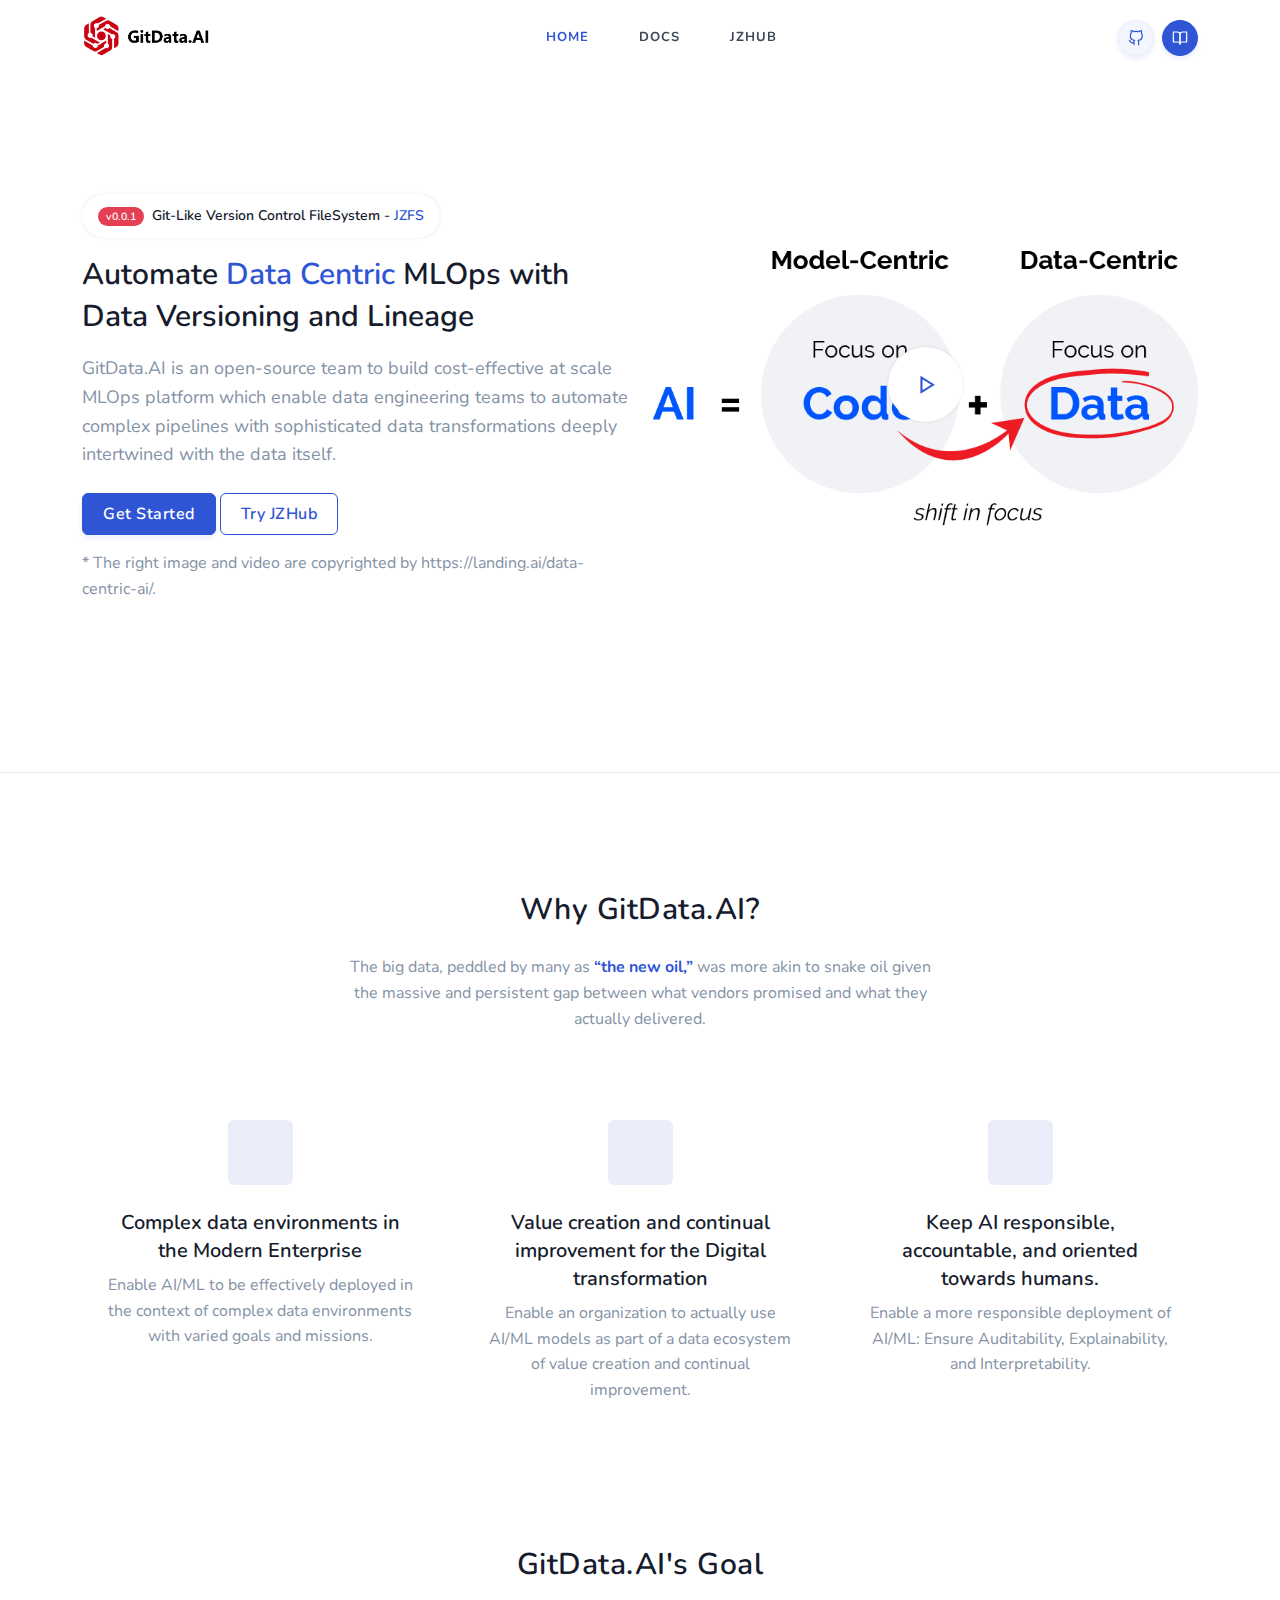
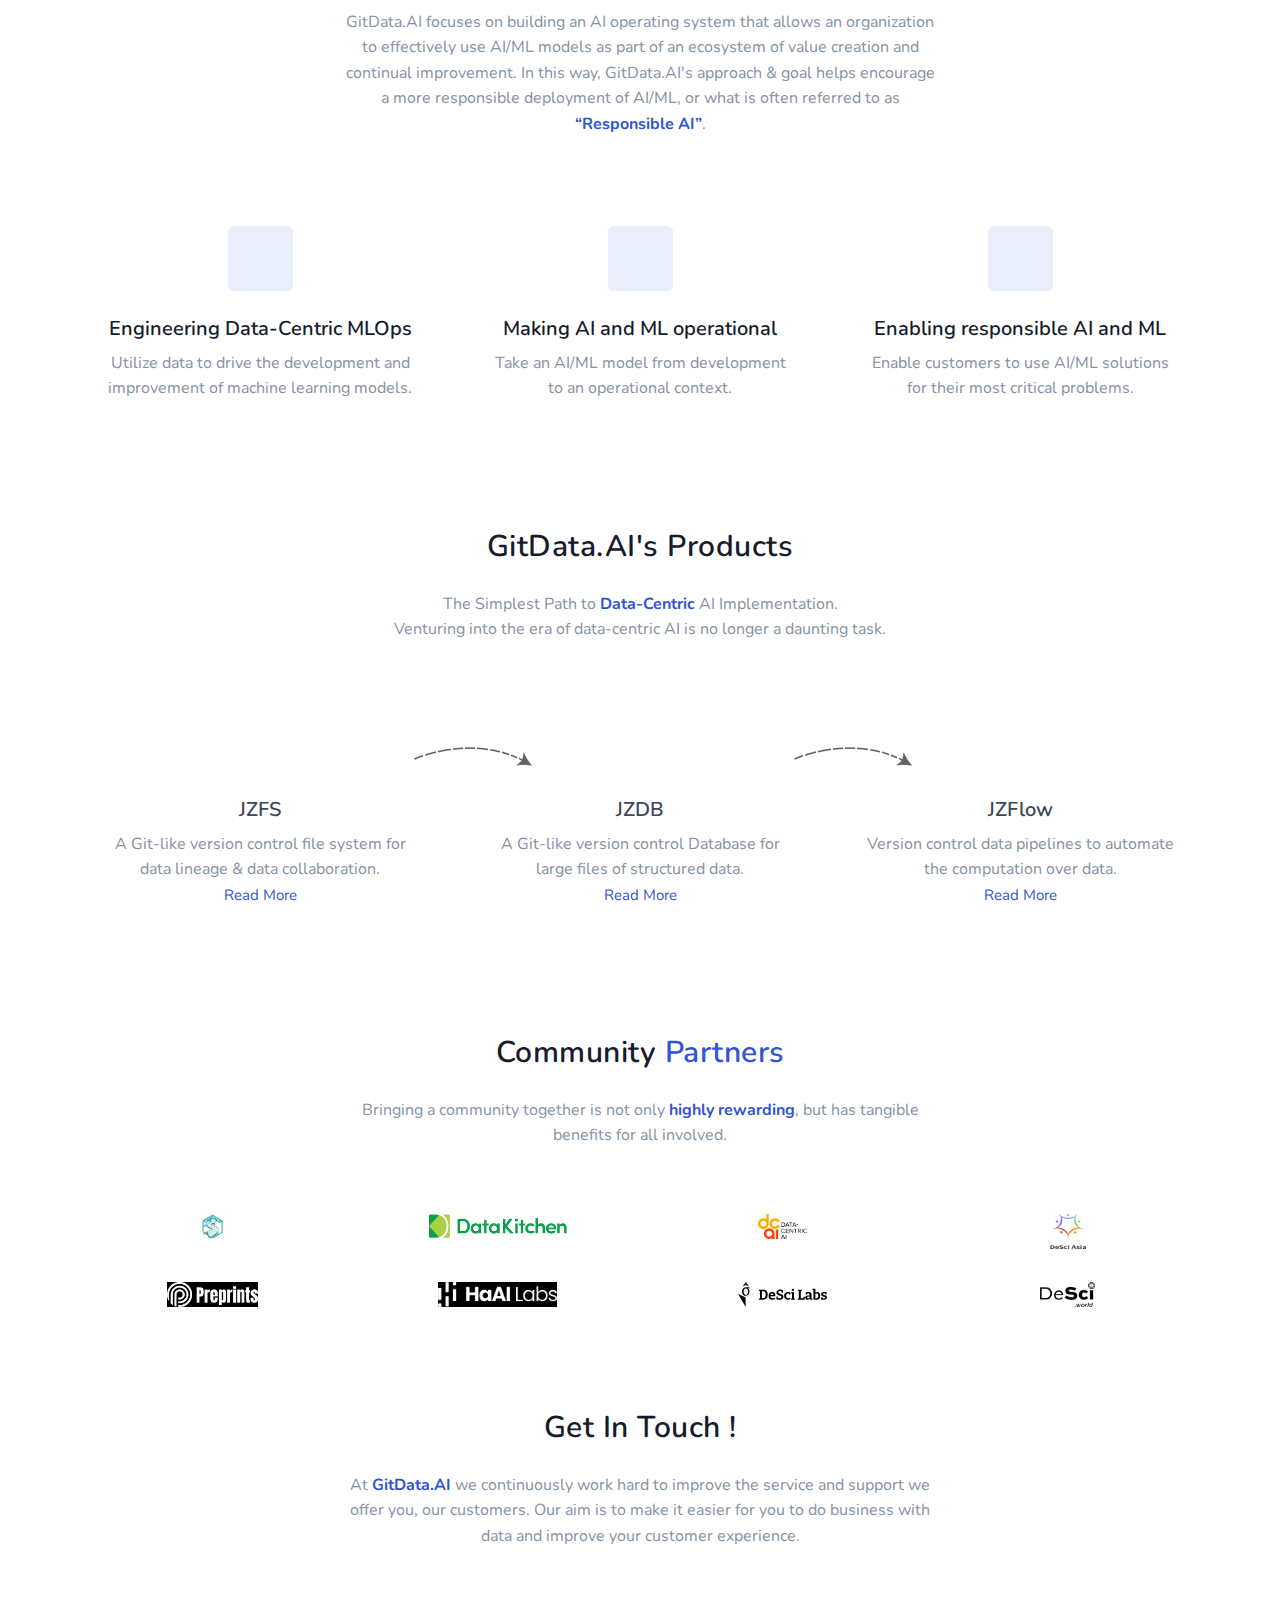
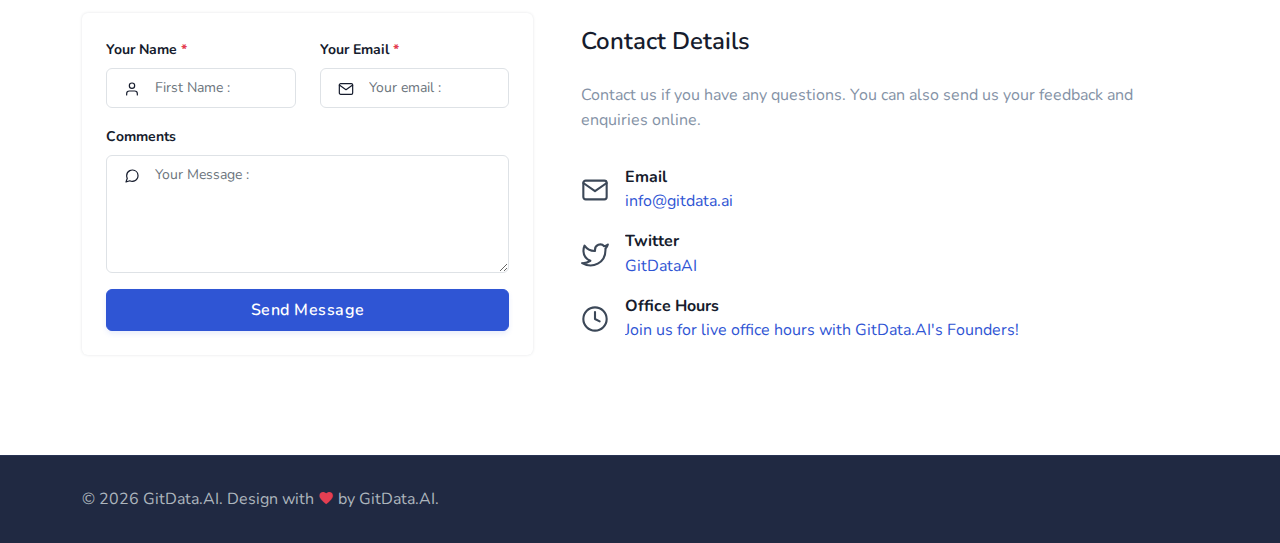
<file: HTML/landing/index.html>
<!DOCTYPE html>
<html lang="en">

<head>
    <meta charset="utf-8" />
    <title>Automate Data Centric MLOps with data versioning and lineage</title>
    <meta name="viewport" content="width=device-width, initial-scale=1.0">
    <meta name="description" content="GitData.AI is an open-source team to build cost-effective at scale MLOps platform which enables data engineering teams to automate complex pipelines with sophisticated data transformations across all types of data." />
    <meta name="keywords" content="Git for Data, Git for Data Pipeline, GitData, Data Versioning, Data Pipeline Versioning, Data Version Control, Data Pipeline Version Control, Provenance, Reproducibility, Data-Centric, Data-Centric AI, DataOps, MLOps, AIOps" />
    <meta name="author" content="GitData.AI" />
    <meta name="email" content="info@gitdata.ai" />
    <meta name="website" content="https://gitdata.ai" />
    <meta name="Version" content="v1.0.0" />

    <!-- Google tag (gtag.js) -->
    <script async src="https://www.googletagmanager.com/gtag/js?id=G-P522HGZSNY"></script>
    <script>
        window.dataLayer = window.dataLayer || [];
        function gtag(){dataLayer.push(arguments);}
        gtag('js', new Date());

        gtag('config', 'G-P522HGZSNY');
    </script>

    <!-- favicon -->
    <link rel="shortcut icon" href="images/gitdata.ai.ico">
    <!-- Bootstrap -->
    <link href="css/bootstrap.min.css" rel="stylesheet" type="text/css" />
    <!-- tobii css -->
    <link href="css/tobii.min.css" rel="stylesheet" type="text/css" />
    <!-- Icons -->
    <link href="css/materialdesignicons.min.css" rel="stylesheet" type="text/css" />
    <link rel="stylesheet" href="https://unicons.iconscout.com/release/v3.0.6/css/line.css">
    <!-- Slider -->
    <link rel="stylesheet" href="css/tiny-slider.css"/>
    <!-- Main Css -->
    <link href="css/style.css" rel="stylesheet" type="text/css" id="theme-opt" />
    <link href="css/colors/default.css" rel="stylesheet" id="color-opt">

</head>

<body>
<!-- Loader -->
<!-- <div id="preloader">
    <div id="status">
        <div class="spinner">
            <div class="double-bounce1"></div>
            <div class="double-bounce2"></div>
        </div>
    </div>
</div> -->
<!-- Loader -->

<!-- Navbar STart -->
<header id="topnav" class="defaultscroll sticky">
    <div class="container">
        <!-- Logo container-->
        <a class="logo" href="index.html">
            <img src="images/gitdata.ai-with-text-horizontal.png" height="40" class="logo-light-mode" alt="">
            <img src="images/gitdata.ai-with-text-horizontal.png" height="40" class="logo-dark-mode" alt="">
        </a>

        <!-- Logo End -->

        <!-- End Logo container-->
        <div class="menu-extras">
            <div class="menu-item">
                <!-- Mobile menu toggle-->
                <a class="navbar-toggle" id="isToggle" onclick="toggleMenu()">
                    <div class="lines">
                        <span></span>
                        <span></span>
                        <span></span>
                    </div>
                </a>
                <!-- End mobile menu toggle-->
            </div>
        </div>

        <!--Login button Start-->
        <ul class="buy-button list-inline mb-0">
            <li class="list-inline-item mb-0">
                <a href="https://github.com/GitDataAI" target="_blank">
                    <div class="btn btn-icon btn-pills btn-soft-primary"><i data-feather="github" class="fea icon-sm"></i></div>
                </a>
            </li>

            <li class="list-inline-item ps-1 mb-0">
                <a href="https://docs.gitdata.ai" target="_blank">
                    <div class="btn btn-icon btn-pills btn-primary"><i data-feather="book-open" class="fea icon-sm"></i></div>
                </a>
            </li>
        </ul>
        <!--Login button End-->

        <div id="navigation">
            <!-- Navigation Menu-->
            <ul class="navigation-menu">
                <li><a href="index.html" class="sub-menu-item">Home</a></li>
                <!--li><a href="#goal" class="sub-menu-item">Goal</a></li>
                <li><a href="#roadmap" class="sub-menu-item">Roadmap</a></li>
                <li><a href="#community" class="sub-menu-item">Partners</a></li-->
                <li><a href="https://docs.gitdata.ai" target="_blank" class="sub-menu-item">Docs</a></li>
                <li><a href="https://jzhub.gitdata.ai" target="_blank" class="sub-menu-item">JZHub</a></li>
            </ul><!--end navigation menu-->
        </div><!--end navigation-->
    </div><!--end container-->
</header><!--end header-->
<!-- Navbar End -->

<!-- Head Start -->
<section class="bg-half-170 border-bottom d-table w-100" id="home">
    <div class="container">
        <div class="row align-items-center">
            <div class="col-lg-6 col-md-7">
                <div class="title-heading mt-4">
                    <div class="alert alert-white alert-pills shadow" role="alert">
                        <span class="badge rounded-pill bg-danger me-1">v0.0.1</span>
                        <span class="content"> Git-Like Version Control FileSystem - <a href="https://github.com/GitDataAI/jzfs" target="_blank" class="text-primary">JZFS</a></span>
                    </div>
                    <h3 class="mb-3"> Automate <span class="text-primary" data-period="2000" ><span class="wrap">Data Centric </span></span> MLOps with Data Versioning and Lineage</h3>
                    <p class="para-desc text-muted"> GitData.AI is an open-source team to build cost-effective at scale MLOps platform which enable data engineering teams to automate complex pipelines with sophisticated data transformations deeply intertwined with the data itself.</p>
                    <div class="mt-4">
                        <!--a href="https://github.com/GitDataAI" target="_blank" class="btn btn-primary rounded"><i class="uil uil-github"></i> Get Started</a-->
                        <!--a href="https://forms.gle/TsDPSTx5gxNXvcFr9" target="_blank" class="btn btn-primary rounded"><i class="uil uil-users-alt"></i> Join the Waitlist</a-->

                        <a href="https://github.com/GitDataAI" target="_blank" class="btn btn-primary rounded"><i class="uil uil-github"></i> Get Started</a>
                        <a href="https://jzhub.gitdata.ai" target="_blank" class="btn btn-outline-primary rounded"><i class="uil uil-cloud"></i> Try JZHub</a>
                        <!--a href="" target="_blank" class="btn btn-outline-primary rounded"><i class="uil uil-users-alt"></i> Join the Waitlist</a-->
                        <p class="mt-3 mb-0 text-muted">* The right image and video are copyrighted by https://landing.ai/data-centric-ai/.</p>
                    </div>
                </div>
            </div><!--end col-->

            <div class="col-lg-6 col-md-5 mt-4 pt-2 mt-sm-0 pt-sm-0">
                <div class="position-relative">
                    <img src="images/img_What_Is_Data-Centric_AI.png" class="rounded img-fluid mx-auto d-block" alt="">
                    <div class="play-icon">
                        <a href="#!" data-type="youtube" data-id="TU6u_T-s68Y" class="play-btn lightbox">
                            <i class="mdi mdi-play text-primary rounded-circle bg-white shadow"></i>
                        </a>
                    </div>
                </div>
            </div><!--end col-->
        </div><!--end row-->
    </div><!--end container-->
</section><!--end section-->
<!-- Head End -->

<section class="section">
    <div class="container" id="why">
        <div class="row justify-content-center">
            <div class="col-12">
                <div class="section-title text-center mb-4 pb-2">
                    <h4 class="title mt-3 mb-4">Why GitData.AI?</h4>
                    <p class="text-muted para-desc mx-auto mb-0">The big data, peddled by many as <span class="text-primary fw-bold">“the new oil,”</span> was more akin to snake oil given the massive and persistent gap between what vendors promised and what they actually delivered.</p>
                </div>
            </div><!--end col-->
        </div><!--end row-->

        <div class="row">
            <div class="col-lg-4 col-md-6 mt-4 pt-2">
                <div class="card border-0 text-center features feature-primary feature-clean rounded p-4">
                    <div class="icons text-center mx-auto">
                        <i class="uil uil-jackhammer d-block rounded h3 mb-0"></i>
                    </div>

                    <div class="card-body p-0 mt-4">
                        <h5>Complex data environments in the Modern Enterprise</h5>
                        <p class="text-muted mb-0">Enable AI/ML to be effectively deployed in the context of complex data environments with varied goals and missions.</p>
                    </div>
                </div>
            </div><!--end col-->

            <div class="col-lg-4 col-md-6 mt-4 pt-2">
                <div class="card border-0 text-center features feature-primary feature-clean rounded p-4">
                    <div class="icons text-center mx-auto">
                        <i class="uil uil-repeat d-block rounded h3 mb-0"></i>
                    </div>

                    <div class="card-body p-0 mt-4">
                        <h5>Value creation and continual improvement for the Digital transformation</h5>
                        <p class="text-muted mb-0">Enable an organization to actually use AI/ML models as part of a data ecosystem of value creation and continual improvement.</p>
                    </div>
                </div>
            </div><!--end col-->

            <div class="col-lg-4 col-md-6 mt-4 pt-2">
                <div class="card border-0 text-center features feature-primary feature-clean rounded p-4">
                    <div class="icons text-center mx-auto">
                        <i class="uil uil-smile d-block rounded h3 mb-0"></i>
                    </div>

                    <div class="card-body p-0 mt-4">
                        <h5>Keep AI responsible, accountable, and oriented towards humans.</h5>
                        <p class="text-muted mb-0">Enable a more responsible deployment of AI/ML: Ensure Auditability, Explainability, and Interpretability.</p>
                    </div>
                </div>
            </div><!--end col-->
        </div><!--end row-->
    </div><!--end container-->

    <div class="container mt-100 mt-60" id="goal">
        <div class="row justify-content-center">
            <div class="col-12">
                <div class="section-title text-center mb-4 pb-2">
                    <h4 class="title mt-3 mb-4">GitData.AI's Goal</h4>
                    <p class="text-muted para-desc mx-auto mb-0">GitData.AI focuses on building an AI operating system that allows an organization to effectively use AI/ML models as part of an ecosystem of value creation and continual improvement. In this way, GitData.AI's approach & goal helps encourage a more responsible deployment of AI/ML, or what is often referred to as <span class="text-primary fw-bold">“Responsible AI”</span>.</p>
                </div>
            </div><!--end col-->
        </div><!--end row-->

        <div class="row">
            <div class="col-lg-4 col-md-6 mt-4 pt-2">
                <div class="card border-0 text-center features feature-primary feature-clean rounded p-4">
                    <div class="icons text-center mx-auto">
                        <i class="uil uil-layers-alt d-block rounded h3 mb-0"></i>
                    </div>

                    <div class="card-body p-0 mt-4">
                        <h5>Engineering Data-Centric MLOps</h5>
                        <p class="text-muted mb-0">Utilize data to drive the development and improvement of machine learning models.</p>
                    </div>
                </div>
            </div><!--end col-->

            <div class="col-lg-4 col-md-6 mt-4 pt-2">
                <div class="card border-0 text-center features feature-primary feature-clean rounded p-4">
                    <div class="icons text-center mx-auto">
                        <i class="uil uil-edit d-block rounded h3 mb-0"></i>
                    </div>

                    <div class="card-body p-0 mt-4">
                        <h5>Making AI and ML operational</h5>
                        <p class="text-muted mb-0">Take an AI/ML model from development to an operational context.</p>
                    </div>
                </div>
            </div><!--end col-->

            <div class="col-lg-4 col-md-6 mt-4 pt-2">
                <div class="card border-0 text-center features feature-primary feature-clean rounded p-4">
                    <div class="icons text-center mx-auto">
                        <i class="uil uil-repeat d-block rounded h3 mb-0"></i>
                    </div>

                    <div class="card-body p-0 mt-4">
                        <h5>Enabling responsible AI and ML</h5>
                        <p class="text-muted mb-0">Enable customers to use AI/ML solutions for their most critical problems.</p>
                    </div>
                </div>
            </div><!--end col-->
        </div><!--end row-->
    </div><!--end container-->

    <div class="container mt-100 mt-60" id="roadmap">
        <div class="row justify-content-center">
            <div class="col-12">
                <div class="section-title text-center mb-4 pb-2">
                    <h1 class="title mb-4">GitData.AI's Products</h1>
                    <p class="text-muted mx-auto mb-0">The Simplest Path to <span class="text-primary fw-bold">Data-Centric</span>  AI Implementation. <br>Venturing into the era of data-centric AI is no longer a daunting task.</p>
                </div>
            </div><!--end col-->
        </div><!--end row-->

        <div class="row">
            <div class="col-md-4 mt-4 pt-2">
                <div class="card features feature-clean work-process bg-transparent process-arrow border-0 text-center">
                    <div class="icons text-primary text-center mx-auto">
                        <i class="uil uil-file-alt d-block rounded h3 mb-0"></i>
                    </div>

                    <div class="card-body">
                        <h5 class="text-dark">JZFS</h5>
                        <p class="text-muted mb-0">A Git-like version control file system for data lineage & data collaboration.</p>
                        <a href="https://github.com/GitDataAI/jzfs" target="_blank" class="text-primary readmore">Read More <i class="uil uil-angle-right-b align-middle"></i></a>
                    </div>
                </div>
            </div><!--end col-->

            <div class="col-md-4 mt-4 pt-2">
                <div class="card features feature-clean work-process bg-transparent process-arrow border-0 text-center">
                    <div class="icons text-primary text-center mx-auto">
                        <i class="uil uil-database d-block rounded h3 mb-0"></i>
                    </div>

                    <div class="card-body">
                        <h5 class="text-dark">JZDB</h5>
                        <p class="text-muted mb-0">A Git-like version control Database for large files of structured data.</p>
                        <a href="https://github.com/GitDataAI/jzfs" target="_blank" class="text-primary readmore">Read More <i class="uil uil-angle-right-b align-middle"></i></a>
                    </div>
                </div>
            </div><!--end col-->

            <div class="col-md-4 mt-4 pt-2">
                <div class="card features feature-clean work-process bg-transparent d-none-arrow border-0 text-center">
                    <div class="icons text-primary text-center mx-auto">
                        <i class="uil uil-circle d-block rounded h3 mb-0"></i>
                    </div>

                    <div class="card-body">
                        <h5 class="text-dark">JZFlow</h5>
                        <p class="text-muted mb-0">Version control data pipelines to automate the computation over data.</p>
                        <a href="https://github.com/GitDataAI/jzflow" target="_blank" class="text-primary readmore">Read More <i class="uil uil-angle-right-b align-middle"></i></a>
                    </div>
                </div>
            </div><!--end col-->
        </div><!--end row-->
    </div><!--end container-->

    <div class="container mt-100 mt-60" id="community">
        <div class="row justify-content-center">
            <div class="col-12 text-center">
                <div class="section-title mb-4 pb-2">
                    <h4 class="title mb-4">Community <span class="text-primary">Partners</span></h4>
                    <p class="text-muted para-desc mx-auto mb-0">Bringing a community together is not only <span class="text-primary fw-bold">highly rewarding</span>, but has tangible benefits for all involved.</p>
                </div>
            </div><!--end col-->
        </div><!--end row-->

        <div class="row">
            <div class="col-md-3 col-6 mt-4 pt-2">
                <div class="counter-box text-center">
                    <img src="images/community/theturingway.png" class="avatar avatar-ex-sm align-middle" alt="">
                </div><!--end counter box-->
            </div>

            <div class="col-md-3 col-6 mt-4 pt-2">
                <div class="counter-box text-center">
                    <img src="images/community/datakitchen.png" class="avatar avatar-ex-sm align-middle" alt="">
                </div><!--end counter box-->
            </div>

            <div class="col-md-3 col-6 mt-4 pt-2">
                <div class="counter-box text-center">
                    <img src="images/community/dcai.png" class="avatar avatar-ex-sm align-middle" alt="">
                </div><!--end counter box-->
            </div>

            <div class="col-md-3 col-6 mt-4 pt-2">
                <div class="counter-box text-center">
                    <img src="images/community/desci-asia.png" class="avatar avatar-ex-small align-middle"  alt="">
                </div><!--end counter box-->
            </div>
        </div><!--end row-->

        <div class="row">
            <div class="col-md-3 col-6 mt-4 pt-2">
                <div class="counter-box text-center">
                    <img src="images/community/preprints.jpg" class="avatar avatar-ex-sm align-middle" alt="">
                </div><!--end counter box-->
            </div>

            <div class="col-md-3 col-6 mt-4 pt-2">
                <div class="counter-box text-center">
                    <img src="images/community/haailabs.jpg" class="avatar avatar-ex-sm align-middle" alt="">
                </div><!--end counter box-->
            </div>

            <div class="col-md-3 col-6 mt-4 pt-2">
                <div class="counter-box text-center">
                    <img src="images/community/desci-labs.svg" class="avatar avatar-ex-sm align-middle" alt="">
                </div><!--end counter box-->
            </div>

            <div class="col-md-3 col-6 mt-4 pt-2">
                <div class="counter-box text-center">
                    <img src="images/community/desci-world.png" class="avatar avatar-ex-sm align-middle" alt="">
                </div><!--end counter box-->
            </div>
        </div><!--end row-->
    </div><!--end container-->

    <div class="container mt-100 mt-60" id="contact">
        <div class="row">
            <div class="col-12 text-center">
                <div class="section-title mb-4 pb-2">
                    <h4 class="title mb-4" data-aos="fade-up" data-aos-duration="1000">Get In Touch !</h4>
                    <p class="text-muted para-desc mx-auto mb-0" data-aos="fade-up" data-aos-duration="1400">At <span class="text-primary fw-bold">GitData.AI</span> we continuously work hard to improve the service and support we offer you, our customers. Our aim is to make it easier for you to do business with data and improve your customer experience.</p>
                </div>
            </div><!--end col-->
        </div><!--end row-->

        <div class="row align-items-center">
            <div class="col-lg-5 col-md-6 mt-4 pt-2 order-2 order-md-1">
                <div class="card rounded shadow border-0" data-aos="fade-up" data-aos-duration="1000">
                    <div class="card-body">
                        <div class="custom-form bg-white">
                            <form>
                                <div class="row">
                                    <div class="col-lg-6">
                                        <div class="mb-3">
                                            <label class="form-label">Your Name <span class="text-danger">*</span></label>
                                            <div class="form-icon position-relative">
                                                <i data-feather="user" class="fea icon-sm icons"></i>
                                                <input name="name" id="name2" type="text" class="form-control ps-5" placeholder="First Name :">
                                            </div>
                                        </div>
                                    </div><!--end col-->
                                    <div class="col-lg-6">
                                        <div class="mb-3">
                                            <label class="form-label">Your Email <span class="text-danger">*</span></label>
                                            <div class="form-icon position-relative">
                                                <i data-feather="mail" class="fea icon-sm icons"></i>
                                                <input name="email" id="email2" type="email" class="form-control ps-5" placeholder="Your email :">
                                            </div>
                                        </div>
                                    </div><!--end col-->
                                    <div class="col-lg-12">
                                        <div class="mb-3">
                                            <label class="form-label">Comments</label>
                                            <div class="form-icon position-relative">
                                                <i data-feather="message-circle" class="fea icon-sm icons"></i>
                                                <textarea name="comments" id="comments2" rows="4" class="form-control ps-5" placeholder="Your Message :"></textarea>
                                            </div>
                                        </div>
                                    </div>
                                </div><!--end row-->
                                <div class="row">
                                    <div class="col-sm-12 text-center">
                                        <div class="d-grid">
                                            <input type="submit" id="submit2" name="send" class="submitBnt btn btn-primary" value="Send Message">
                                        </div>
                                    </div><!--end col-->
                                </div><!--end row-->
                            </form><!--end form-->
                        </div><!--end custom-form-->
                    </div>
                </div>
            </div><!--end col-->

            <div class="col-lg-7 col-md-6 mt-4 pt-2 order-1 order-md-2">
                <div class="title-heading ms-lg-4">
                    <h4 class="mb-4" data-aos="fade-up" data-aos-duration="1000">Contact Details</h4>
                    <p class="text-muted" data-aos="fade-up" data-aos-duration="1400">Contact us if you have any questions.    You can also send us your feedback and enquiries online.</p>
                    <div class="card border-0 bg-transparent">
                        <div class="card-body p-0">
                            <div class="contact-detail d-flex align-items-center mt-3" data-aos="fade-up" data-aos-duration="1200">
                                <div class="icon">
                                    <i data-feather="mail" class="fea icon-m-md text-dark me-3"></i>
                                </div>
                                <div class="content overflow-hidden d-block">
                                    <h6 class="fw-bold mb-0">Email</h6>
                                    <a href="mailto:info@gitdata.ai" target="_blank" class="text-primary">info@gitdata.ai</a>
                                </div>
                            </div>
                        </div>
                    </div>

                    <div class="card border-0 bg-transparent">
                        <div class="card-body p-0">
                            <div class="contact-detail d-flex align-items-center mt-3" data-aos="fade-up" data-aos-duration="1400">
                                <div class="icon">
                                    <i data-feather="twitter" class="fea icon-m-md text-dark me-3"></i>
                                </div>
                                <div class="content overflow-hidden d-block">
                                    <h6 class="fw-bold mb-0">Twitter</h6>
                                    <a href="https://twitter.com/GitDataAI" target="_blank" class="text-primary">GitDataAI</a>
                                </div>
                            </div>
                        </div>
                    </div>

                    <div class="card border-0 bg-transparent">
                        <div class="card-body p-0">
                            <div class="contact-detail d-flex align-items-center mt-3" data-aos="fade-up" data-aos-duration="1600">
                                <div class="icon">
                                    <i data-feather="clock" class="fea icon-m-md text-dark me-3"></i>
                                </div>
                                <div class="content overflow-hidden d-block">
                                    <h6 class="fw-bold mb-0">Office Hours</h6>
                                    <a href="https://calendly.com/gitdataai" target="_blank" class="text-primary">Join us for live office hours with GitData.AI's Founders!</a>
                                </div>
                            </div>
                        </div>
                    </div>
                </div>
            </div><!--end col-->
        </div><!--end row-->
    </div><!--end contact-->
</section><!--end section-->
<!-- End Members -->

<!-- Footer Start -->
<footer class="footer">
    <div class="footer-py-30 footer-bar">
        <div class="container text-center">
            <div class="row align-items-center">
                <div class="col-sm-6">
                    <div class="text-sm-start">
                        <p class="mb-0">© <script>document.write(new Date().getFullYear())</script> GitData.AI. Design with <i class="mdi mdi-heart text-danger"></i> by <a href="https://gitdata.ai" target="_blank" class="text-reset">GitData.AI</a>.</p>
                    </div>
                </div><!--end col-->
            </div><!--end row-->
        </div><!--end container-->
    </div>
</footer><!--end footer-->
<!-- Footer End -->

<!-- Back to top -->
<a href="#" onclick="topFunction()" id="back-to-top" class="back-to-top fs-5"><i data-feather="arrow-up" class="fea icon-sm icons align-middle"></i></a>
<!-- Back to top -->

<!-- javascript -->
<script src="js/bootstrap.bundle.min.js"></script>
<!-- tobii js -->
<script src="js/tobii.min.js "></script>
<!-- Parallax -->
<script src="js/parallax.js "></script>
<!-- Icons -->
<script src="js/feather.min.js"></script>
<!-- Main Js -->
<script src="js/plugins.init.js"></script><!--Note: All init js like tiny slider, counter, countdown, maintenance, lightbox, gallery, swiper slider, aos animation etc.-->
<script src="js/app.js"></script><!--Note: All important javascript like page loader, menu, sticky menu, menu-toggler, one page menu etc. -->
</body>
</html>
</file>
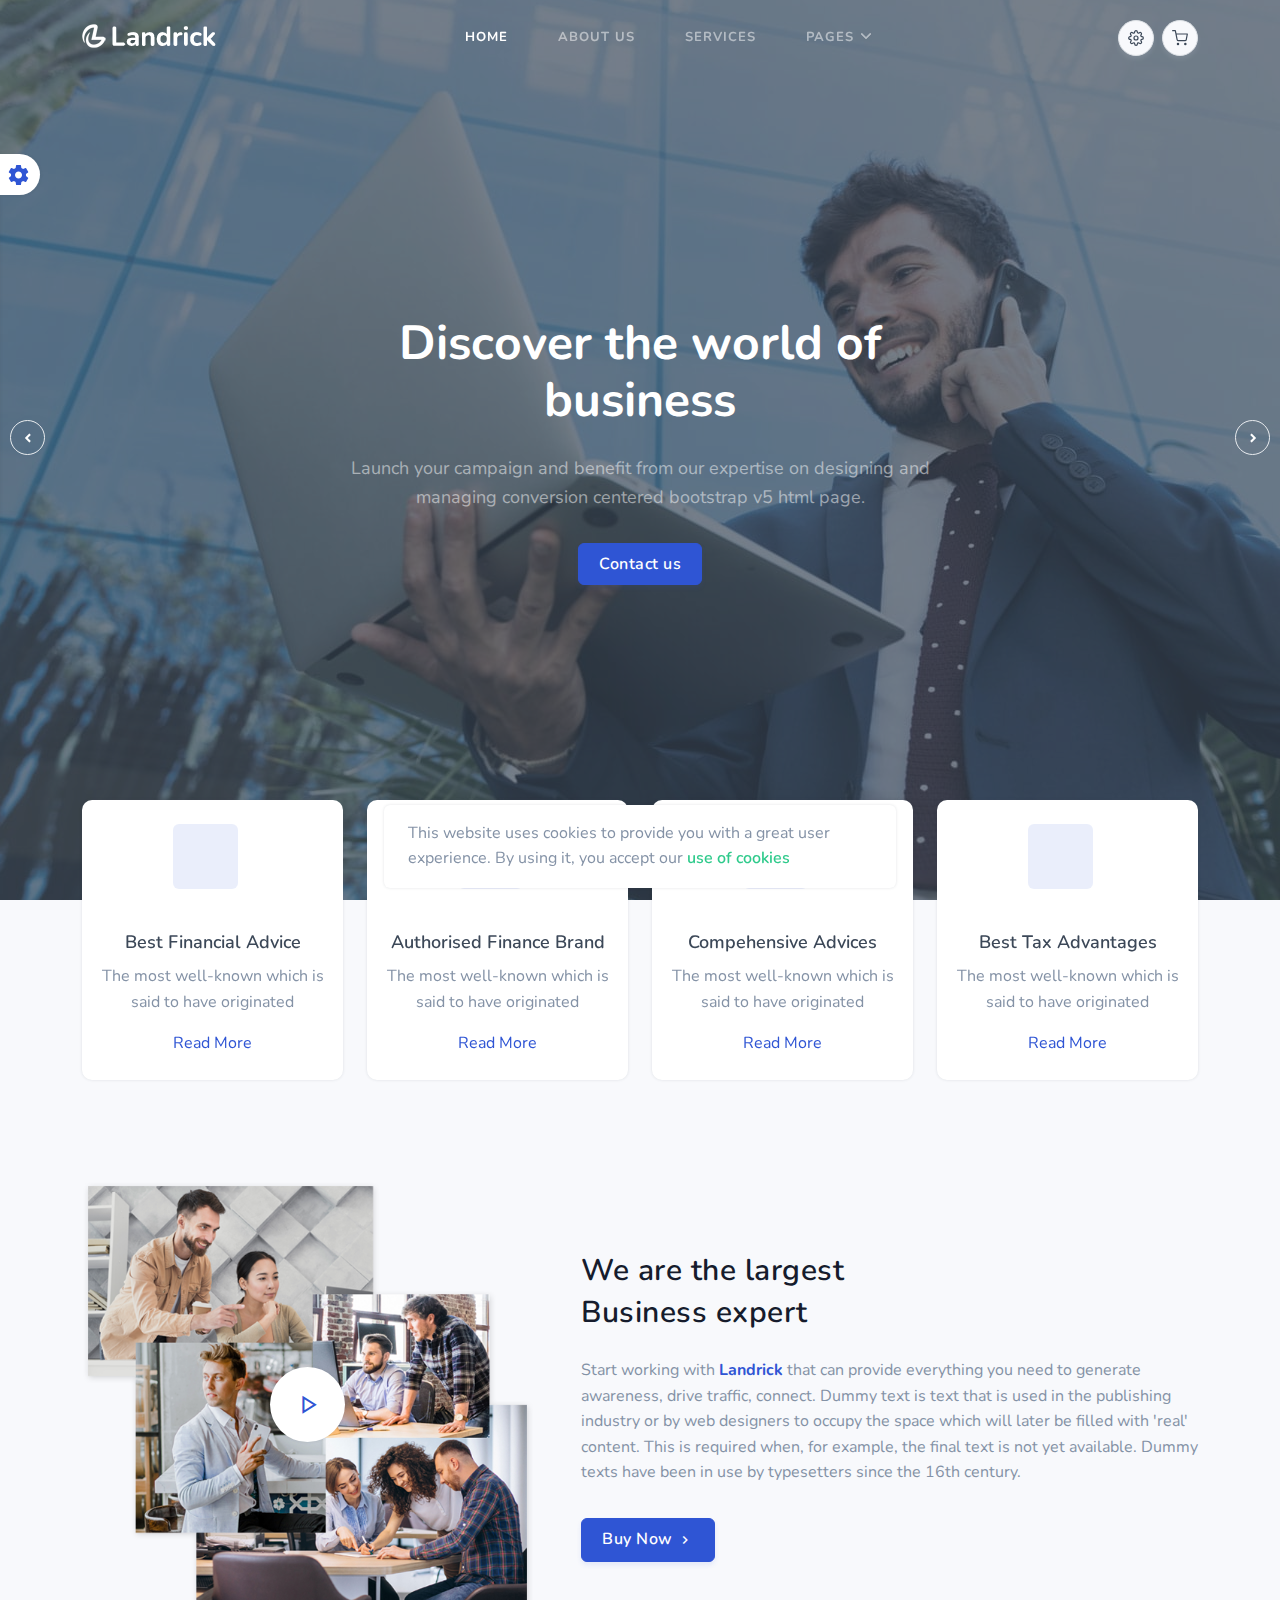
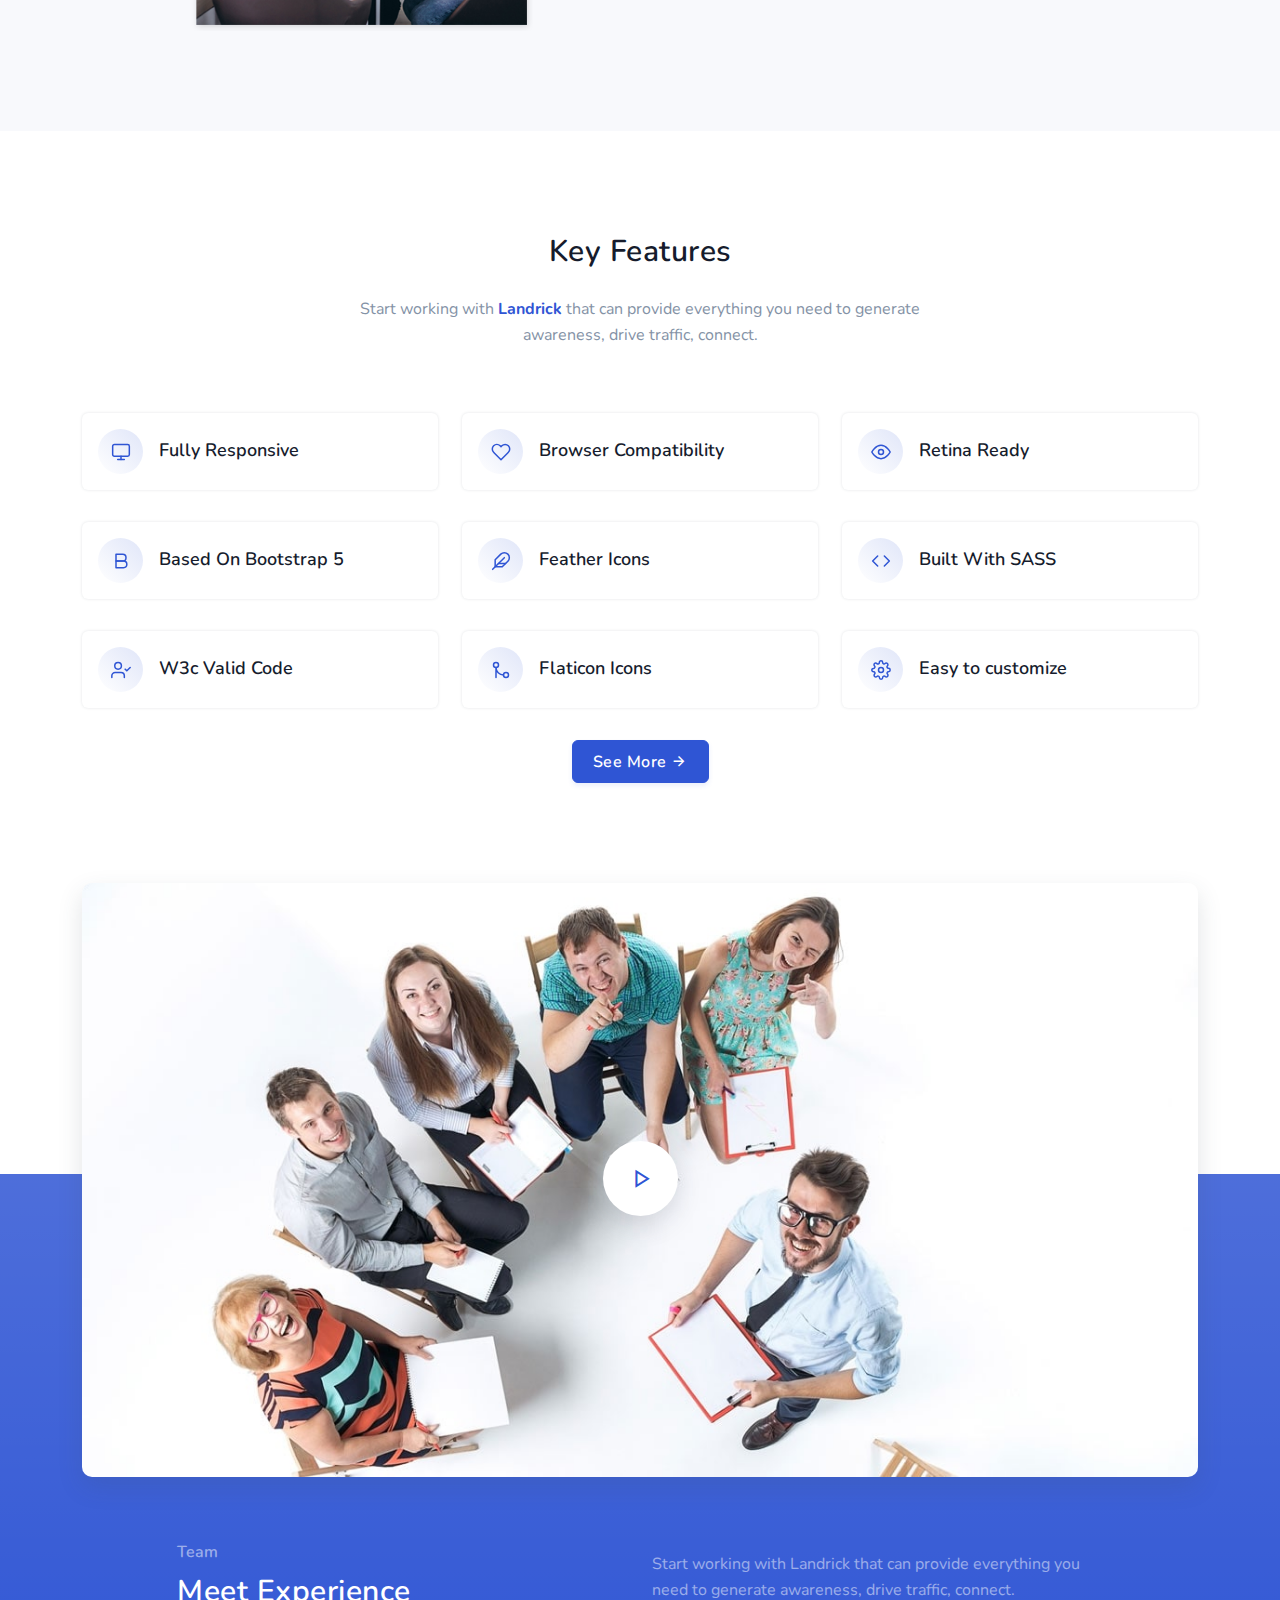
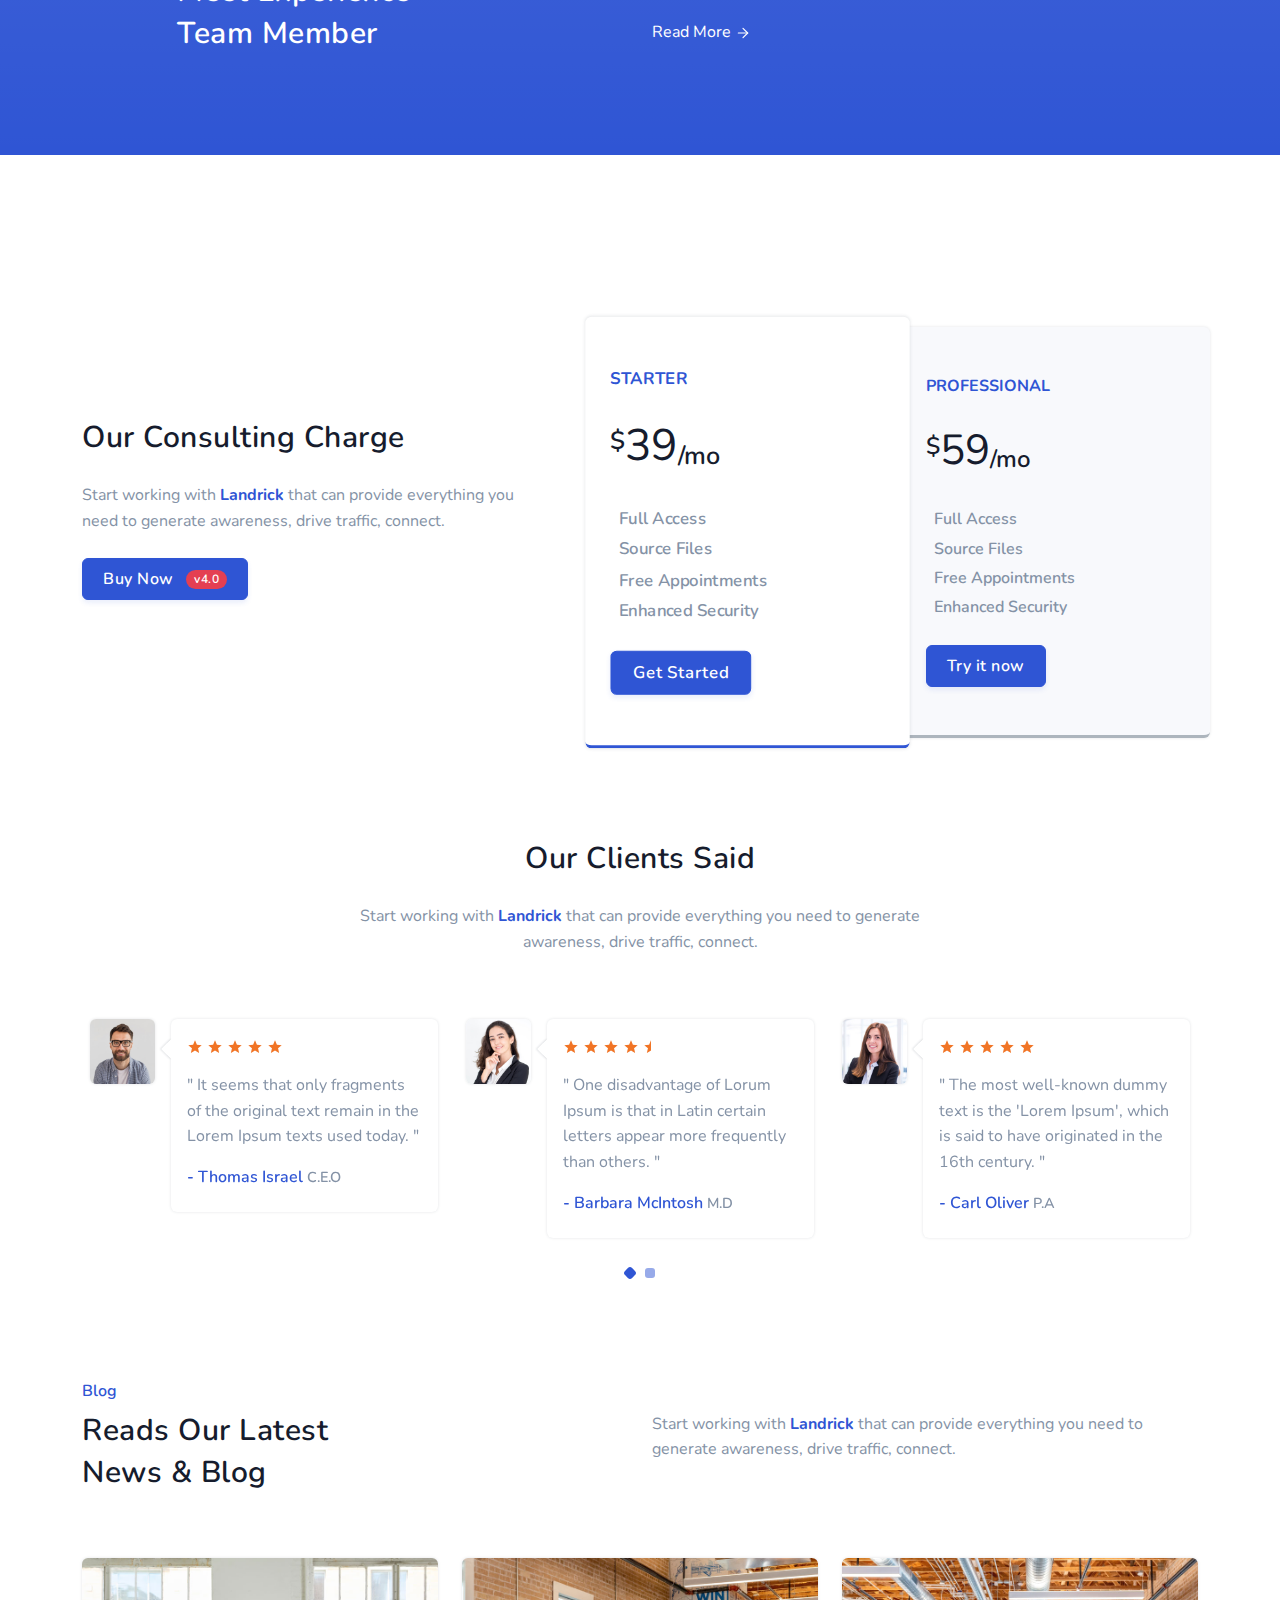
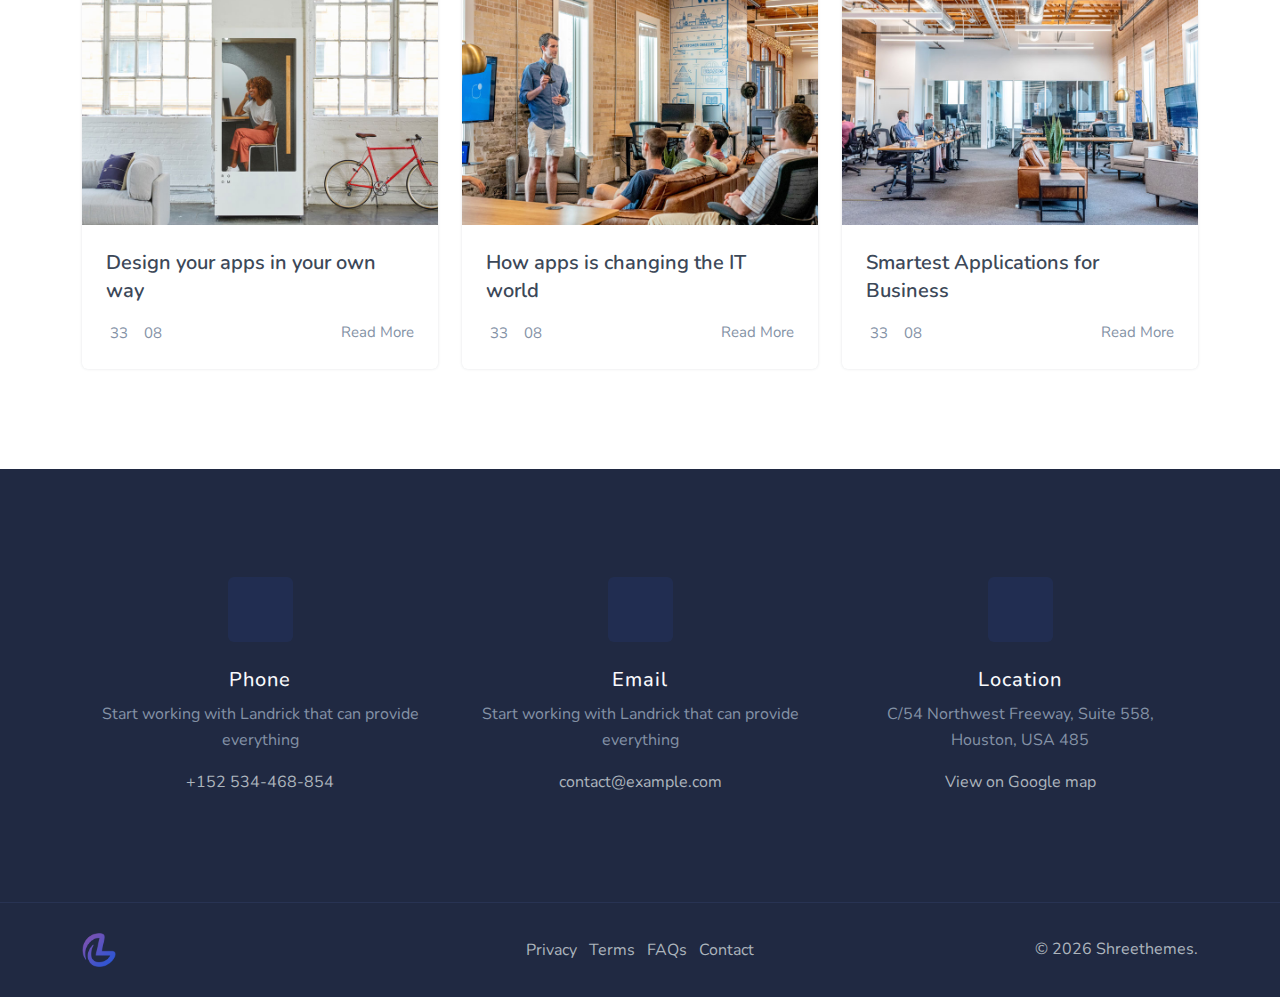
<file: HTML/landing/index-corporate.html>
<!DOCTYPE html>
<html lang="en">

    <head>
        <meta charset="utf-8" />
        <title>Landrick - Saas & Software Landing Page Template</title>
        <meta name="viewport" content="width=device-width, initial-scale=1.0">
        <meta name="description" content="Premium Bootstrap 5 Landing Page Template" />
        <meta name="keywords" content="Saas, Software, multi-uses, HTML, Clean, Modern" />
        <meta name="author" content="Shreethemes" />
        <meta name="email" content="support@shreethemes.in" />
        <meta name="website" content="https://shreethemes.in" />
        <meta name="Version" content="v4.0.0" />
        <!-- favicon -->
        <link rel="shortcut icon" href="images/favicon.ico">
        <!-- Bootstrap -->
        <link href="css/bootstrap.min.css" rel="stylesheet" type="text/css" />
        <!-- tobii css -->
        <link href="css/tobii.min.css" rel="stylesheet" type="text/css" />
        <!-- Icons -->
        <link href="css/materialdesignicons.min.css" rel="stylesheet" type="text/css" />
        <link rel="stylesheet" href="https://unicons.iconscout.com/release/v3.0.6/css/line.css">
        <!-- Slider -->
        <link rel="stylesheet" href="css/tiny-slider.css"/>
        <link href="css/swiper.min.css" rel="stylesheet" type="text/css" />
        <!-- Main Css -->
        <link href="css/style.css" rel="stylesheet" type="text/css" id="theme-opt" />
        <link href="css/colors/default.css" rel="stylesheet" id="color-opt">
    </head>

    <body>
        <!-- Loader -->
        <!-- <div id="preloader">
            <div id="status">
                <div class="spinner">
                    <div class="double-bounce1"></div>
                    <div class="double-bounce2"></div>
                </div>
            </div>
        </div> -->
        <!-- Loader -->
        
        <!-- Navbar STart -->
        <header id="topnav" class="defaultscroll sticky">
            <div class="container">
                <!-- Logo container-->
                <div>
                    <a class="logo" href="index.html">
                    <span class="logo-light-mode">
                        <img src="images/logo-dark.png" class="l-dark" height="24" alt="">
                        <img src="images/logo-light.png" class="l-light" height="24" alt="">
                    </span>
                    <img src="images/logo-light.png" height="24" class="logo-dark-mode" alt="">
                </a>
                </div>

                <!-- End Logo container-->
                <div class="menu-extras">
                    <div class="menu-item">
                        <!-- Mobile menu toggle-->
                        <a class="navbar-toggle" id="isToggle" onclick="toggleMenu()">
                            <div class="lines">
                                <span></span>
                                <span></span>
                                <span></span>
                            </div>
                        </a>
                        <!-- End mobile menu toggle-->
                    </div>
                </div>

                <!--Login button Start-->
                <ul class="buy-button list-inline mb-0">
                    <li class="list-inline-item mb-0">
                        <a href="javascript:void(0)" data-bs-toggle="offcanvas" data-bs-target="#offcanvasRight" aria-controls="offcanvasRight">
                            <div class="login-btn-primary"><span class="btn btn-icon btn-pills btn-soft-primary"><i data-feather="settings" class="fea icon-sm"></i></span></div>
                            <div class="login-btn-light"><span class="btn btn-icon btn-pills btn-light"><i data-feather="settings" class="fea icon-sm"></i></span></div>
                        </a>
                    </li>
                    
                    <li class="list-inline-item ps-1 mb-0">
                        <a href="https://1.envato.market/landrick" target="_blank">
                            <div class="login-btn-primary"><span class="btn btn-icon btn-pills btn-primary"><i data-feather="shopping-cart" class="fea icon-sm"></i></span></div>
                            <div class="login-btn-light"><span class="btn btn-icon btn-pills btn-light"><i data-feather="shopping-cart" class="fea icon-sm"></i></span></div>
                        </a>
                    </li>
                </ul>
                <!--Login button End-->
        
                <div id="navigation">
                    <!-- Navigation Menu-->   
                    <ul class="navigation-menu nav-light">
                        <li><a href="index-corporate.html" class="sub-menu-item">Home</a></li>
                        <li><a href="corporate-about.html" class="sub-menu-item"> About Us</a></li>
                        <li><a href="corporate-services.html" class="sub-menu-item">Services</a></li>
                        <li class="has-submenu parent-menu-item">
                            <a href="javascript:void(0)">Pages</a><span class="menu-arrow"></span>
                            <ul class="submenu">
                                <li><a href="corporate-team.html" class="sub-menu-item"> Team</a></li>
                                <li><a href="corporate-pricing.html" class="sub-menu-item">Pricing</a></li>
                                <li class="has-submenu parent-menu-item"><a href="javascript:void(0)"> Blog </a><span class="submenu-arrow"></span>
                                    <ul class="submenu">
                                        <li><a href="corporate-blog.html" class="sub-menu-item"> Blog </a></li>
                                        <li><a href="corporate-blog-detail.html" class="sub-menu-item">Blog Detail</a></li>
                                    </ul> 
                                </li>
                            </ul>
                        </li>
                    </ul><!--end navigation menu-->
                </div><!--end navigation-->
            </div><!--end container-->
        </header><!--end header-->
        <!-- Navbar End -->

        <section class="swiper-slider-hero position-relative d-block vh-100" id="home">
            <div class="swiper-container">
                <div class="swiper-wrapper">
                    <div class="swiper-slide d-flex align-items-center overflow-hidden">
                        <div class="slide-inner slide-bg-image d-flex align-items-center" style="background: center center;" data-background="images/corporate/1.jpg">
                            <div class="bg-overlay"></div>
                            <div class="container">
                                <div class="row justify-content-center">
                                    <div class="col-12">
                                        <div class="title-heading text-center">
                                            <h1 class="display-5 text-white title-dark fw-bold mb-4">Discover the world of <br> business</h1>
                                            <p class="para-desc mx-auto text-white-50">Launch your campaign and benefit from our expertise on designing and managing conversion centered bootstrap v5 html page.</p>
                                            
                                            <div class="mt-4 pt-2">
                                                <a href="javascript:void(0)" class="btn btn-primary">Contact us</a>
                                            </div>
                                        </div>
                                    </div><!--end col-->
                                </div><!--end row-->
                            </div><!--end container-->
                        </div><!-- end slide-inner --> 
                    </div> <!-- end swiper-slide -->

                    <div class="swiper-slide d-flex align-items-center overflow-hidden">
                        <div class="slide-inner slide-bg-image d-flex align-items-center" style="background: center center;" data-background="images/corporate/2.jpg">
                            <div class="bg-overlay"></div>
                            <div class="container">
                                <div class="row justify-content-center">
                                    <div class="col-12">
                                        <div class="title-heading text-center">
                                            <h1 class="display-5 text-white title-dark fw-bold mb-4">Meet our brand <br> new solution</h1>
                                            <p class="para-desc mx-auto text-white-50">Launch your campaign and benefit from our expertise on designing and managing conversion centered bootstrap v5 html page.</p>
                                            
                                            <div class="mt-4 pt-2">
                                                <a href="javascript:void(0)" class="btn btn-primary">Get Started</a>
                                            </div>
                                        </div>
                                    </div><!--end col-->
                                </div><!--end row-->
                            </div><!--end container-->
                        </div><!-- end slide-inner --> 
                    </div> <!-- end swiper-slide -->
                </div>
                <!-- end swiper-wrapper -->

                <!-- swipper controls -->
                <!-- <div class="swiper-pagination"></div> -->
                <div class="swiper-button-next border rounded-circle text-center"></div>
                <div class="swiper-button-prev border rounded-circle text-center"></div>
            </div><!--end container-->
        </section><!--end section-->
        <!-- Hero End -->

        <!-- FEATURES START -->
        <section class="section bg-light">
            <div class="container">
                <div class="row justify-content-center">
                    <div class="col-lg-12">
                        <div class="features-absolute">
                            <div class="row">
                                <div class="col-lg-3 col-md-6 col-12">
                                    <div class="card features feature-primary feature-clean explore-feature p-4 px-md-3 border-0 rounded-md shadow text-center">
                                        <div class="icons text-center mx-auto">
                                            <i class="uil uil-airplay d-block rounded h3 mb-0"></i>
                                        </div>
            
                                        <div class="card-body p-0 content">
                                            <h5 class="mt-4"><a href="javascript:void(0)" class="title text-dark">Best Financial Advice</a></h5>
                                            <p class="text-muted">The most well-known which is said to have originated</p>
            
                                            <a href="javascript:void(0)" class="read-more">Read More <i class="uil uil-angle-right-b align-middle"></i></a>
                                        </div>
                                    </div>
                                </div><!--end col-->
                                
                                <div class="col-lg-3 col-md-6 col-12 mt-4 mt-md-0 pt-2 pt-md-0">
                                    <div class="card features feature-primary feature-clean explore-feature p-4 px-md-3 border-0 rounded-md shadow text-center">
                                        <div class="icons text-center mx-auto">
                                            <i class="uil uil-clipboard-alt d-block rounded h3 mb-0"></i>
                                        </div>
            
                                        <div class="card-body p-0 content">
                                            <h5 class="mt-4"><a href="javascript:void(0)" class="title text-dark">Authorised Finance Brand</a></h5>
                                            <p class="text-muted">The most well-known which is said to have originated</p>
            
                                            <a href="javascript:void(0)" class="read-more">Read More <i class="uil uil-angle-right-b align-middle"></i></a>
                                        </div>
                                    </div>
                                </div><!--end col-->
                                
                                <div class="col-lg-3 col-md-6 col-12 mt-4 mt-lg-0 pt-2 pt-lg-0">
                                    <div class="card features feature-primary feature-clean explore-feature p-4 px-md-3 border-0 rounded-md shadow text-center">
                                        <div class="icons text-center mx-auto">
                                            <i class="uil uil-credit-card-search d-block rounded h3 mb-0"></i>
                                        </div>
            
                                        <div class="card-body p-0 content">
                                            <h5 class="mt-4"><a href="javascript:void(0)" class="title text-dark">Compehensive Advices</a></h5>
                                            <p class="text-muted">The most well-known which is said to have originated</p>
            
                                            <a href="javascript:void(0)" class="read-more">Read More <i class="uil uil-angle-right-b align-middle"></i></a>
                                        </div>
                                    </div>
                                </div><!--end col-->
                                
                                <div class="col-lg-3 col-md-6 col-12 mt-4 mt-lg-0 pt-2 pt-lg-0">
                                    <div class="card features feature-primary feature-clean explore-feature p-4 px-md-3 border-0 rounded-md shadow text-center">
                                        <div class="icons text-center mx-auto">
                                            <i class="uil uil-ruler-combined d-block rounded h3 mb-0"></i>
                                        </div>
            
                                        <div class="card-body p-0 content">
                                            <h5 class="mt-4"><a href="javascript:void(0)" class="title text-dark">Best Tax Advantages</a></h5>
                                            <p class="text-muted">The most well-known which is said to have originated</p>
            
                                            <a href="javascript:void(0)" class="read-more">Read More <i class="uil uil-angle-right-b align-middle"></i></a>
                                        </div>
                                    </div>
                                </div><!--end col-->
                            </div>
                        </div>
                    </div>
                </div><!--end row-->
            </div><!--end container-->

            <div class="container mt-100 mt-60">
                <div class="row align-items-center">
                    <div class="col-lg-5 col-md-5 mt-4 pt-2 mt-sm-0 pt-sm-0">
                        <div class="position-relative">
                            <img src="images/company/about2.png" class="img-fluid mx-auto" alt="">
                            <div class="play-icon">
                                <a href="#!" data-type="youtube" data-id="yba7hPeTSjk" class="play-btn lightbox">
                                    <i class="mdi mdi-play text-primary rounded-circle bg-white shadow"></i>
                                </a>
                            </div>
                        </div>
                    </div><!--end col-->

                    <div class="col-lg-7 col-md-7 mt-4 pt-2 mt-sm-0 pt-sm-0">
                        <div class="section-title ms-lg-4">
                            <h4 class="title mb-4">We are the largest <br> Business expert </h4>
                            <p class="text-muted">Start working with <span class="text-primary fw-bold">Landrick</span> that can provide everything you need to generate awareness, drive traffic, connect. Dummy text is text that is used in the publishing industry or by web designers to occupy the space which will later be filled with 'real' content. This is required when, for example, the final text is not yet available. Dummy texts have been in use by typesetters since the 16th century.</p>
                            <a href="javascript:void(0)" class="btn btn-primary mt-3">Buy Now <i class="mdi mdi-chevron-right align-middle"></i></a>
                        </div>
                    </div><!--end col-->
                </div><!--end row-->
            </div><!--end container-->
        </section><!--end section-->

        <section class="section">
            <div class="container">
                <div class="row justify-content-center">
                    <div class="col-12 text-center">
                        <div class="section-title mb-4 pb-2">
                            <h4 class="title mb-4">Key Features</h4>
                            <p class="text-muted para-desc mx-auto mb-0">Start working with <span class="text-primary fw-bold">Landrick</span> that can provide everything you need to generate awareness, drive traffic, connect.</p>
                        </div>
                    </div><!--end col-->
                </div><!--end row-->

                <div class="row">
                    <div class="col-lg-4 col-md-6 mt-4 pt-2">
                        <div class="d-flex features feature-primary key-feature align-items-center p-3 rounded shadow">
                            <div class="icon text-center rounded-circle me-3">
                                <i data-feather="monitor" class="fea icon-ex-md"></i>
                            </div>
                            <div class="flex-1">
                                <h4 class="title mb-0">Fully Responsive</h4>
                            </div>
                        </div>
                    </div><!--end col-->
                    
                    <div class="col-lg-4 col-md-6 mt-4 pt-2">
                        <div class="d-flex features feature-primary key-feature align-items-center p-3 rounded shadow">
                            <div class="icon text-center rounded-circle me-3">
                                <i data-feather="heart" class="fea icon-ex-md"></i>
                            </div>
                            <div class="flex-1">
                                <h4 class="title mb-0">Browser Compatibility</h4>
                            </div>
                        </div>
                    </div><!--end col-->
                    
                    <div class="col-lg-4 col-md-6 mt-4 pt-2">
                        <div class="d-flex features feature-primary key-feature align-items-center p-3 rounded shadow">
                            <div class="icon text-center rounded-circle me-3">
                                <i data-feather="eye" class="fea icon-ex-md"></i>
                            </div>
                            <div class="flex-1">
                                <h4 class="title mb-0">Retina Ready</h4>
                            </div>
                        </div>
                    </div><!--end col-->
                    
                    <div class="col-lg-4 col-md-6 mt-4 pt-2">
                        <div class="d-flex features feature-primary key-feature align-items-center p-3 rounded shadow">
                            <div class="icon text-center rounded-circle me-3">
                                <i data-feather="bold" class="fea icon-ex-md"></i>
                            </div>
                            <div class="flex-1">
                                <h4 class="title mb-0">Based On Bootstrap 5</h4>
                            </div>
                        </div>
                    </div><!--end col-->
                    
                    <div class="col-lg-4 col-md-6 mt-4 pt-2">
                        <div class="d-flex features feature-primary key-feature align-items-center p-3 rounded shadow">
                            <div class="icon text-center rounded-circle me-3">
                                <i data-feather="feather" class="fea icon-ex-md"></i>
                            </div>
                            <div class="flex-1">
                                <h4 class="title mb-0">Feather Icons</h4>
                            </div>
                        </div>
                    </div><!--end col-->
                    
                    <div class="col-lg-4 col-md-6 mt-4 pt-2">
                        <div class="d-flex features feature-primary key-feature align-items-center p-3 rounded shadow">
                            <div class="icon text-center rounded-circle me-3">
                                <i data-feather="code" class="fea icon-ex-md"></i>
                            </div>
                            <div class="flex-1">
                                <h4 class="title mb-0">Built With SASS</h4>
                            </div>
                        </div>
                    </div><!--end col-->
                    
                    <div class="col-lg-4 col-md-6 mt-4 pt-2">
                        <div class="d-flex features feature-primary key-feature align-items-center p-3 rounded shadow">
                            <div class="icon text-center rounded-circle me-3">
                                <i data-feather="user-check" class="fea icon-ex-md"></i>
                            </div>
                            <div class="flex-1">
                                <h4 class="title mb-0">W3c Valid Code</h4>
                            </div>
                        </div>
                    </div><!--end col-->
                    
                    <div class="col-lg-4 col-md-6 mt-4 pt-2">
                        <div class="d-flex features feature-primary key-feature align-items-center p-3 rounded shadow">
                            <div class="icon text-center rounded-circle me-3">
                                <i data-feather="git-merge" class="fea icon-ex-md"></i>
                            </div>
                            <div class="flex-1">
                                <h4 class="title mb-0">Flaticon Icons</h4>
                            </div>
                        </div>
                    </div><!--end col-->
                    
                    <div class="col-lg-4 col-md-6 mt-4 pt-2">
                        <div class="d-flex features feature-primary key-feature align-items-center p-3 rounded shadow">
                            <div class="icon text-center rounded-circle me-3">
                                <i data-feather="settings" class="fea icon-ex-md"></i>
                            </div>
                            <div class="flex-1">
                                <h4 class="title mb-0">Easy to customize</h4>
                            </div>
                        </div>
                    </div><!--end col-->
                    
                    <div class="col-12 mt-4 pt-2 text-center">
                        <a href="javascript:void(0)" class="btn btn-primary">See More <i class="mdi mdi-arrow-right"></i></a>
                    </div><!--end col-->
                </div><!--end row-->
            </div><!--end container-->
        </section><!--end section-->
        <!-- Start -->
        <section class="section bg-white pt-0">
            <div class="container">
                <div class="row justify-content-center">
                    <div class="col-12 text-center">
                        <div class="video-solution-cta position-relative" style="z-index: 1;">
                            <div class="position-relative">
                                <img src="images/cta-bg.jpg" class="img-fluid rounded-md shadow-lg" alt="">
                                <div class="play-icon">
                                    <a href="#!" data-type="youtube" data-id="yba7hPeTSjk" class="play-btn lightbox">
                                        <i class="mdi mdi-play text-primary rounded-circle bg-white shadow-lg"></i>
                                    </a>
                                </div>
                            </div>
                            <div class="content mt-md-4 pt-md-2">
                                <div class="row justify-content-center">
                                    <div class="col-lg-10 text-center">
                                        <div class="row align-items-center">
                                            <div class="col-md-6 mt-4 pt-2">
                                                <div class="section-title text-md-start">
                                                    <h6 class="text-white-50">Team</h6>
                                                    <h4 class="title text-white title-dark mb-0">Meet Experience <br> Team Member</h4>
                                                </div>
                                            </div>

                                            <div class="col-md-6 col-12 mt-4 pt-md-2">
                                                <div class="section-title text-md-start">
                                                    <p class="text-white-50 para-desc">Start working with Landrick that can provide everything you need to generate awareness, drive traffic, connect.</p>
                                                    <a href="javascript:void(0)" class="text-white title-dark">Read More <i data-feather="arrow-right" class="fea icon-sm"></i></a>
                                                </div>
                                            </div>
                                        </div>
                                    </div>
                                </div>
                            </div>
                        </div>
                    </div><!--end col-->
                </div><!--end row -->
                <div class="feature-posts-placeholder bg-primary bg-gradient"></div>
            </div><!--end container-->
        </section><!--end section-->
        <!-- End -->

        <section class="section">
            <div class="container">
                <div class="row mt-lg-4 align-items-center">
                    <div class="col-lg-5 col-md-12 text-center text-lg-start">
                        <div class="section-title mb-4 mb-lg-0 pb-2 pb-lg-0">
                            <h4 class="title mb-4">Our Consulting Charge</h4>
                            <p class="text-muted para-desc mx-auto mb-0">Start working with <span class="text-primary fw-bold">Landrick</span> that can provide everything you need to generate awareness, drive traffic, connect.</p>
                            <a href="https://1.envato.market/landrick" target="_blank" class="btn btn-primary mt-4">Buy Now <span class="badge rounded-pill bg-danger ms-2">v4.0</span></a>
                        </div>
                    </div><!--end col-->

                    <div class="col-lg-7 col-md-12">
                        <div class="ms-lg-5">
                            <div class="row align-items-center">
                                <div class="col-md-6 col-12 mt-4 pt-4 px-md-0">
                                    <div class="card pricing pricing-primary starter-plan shadow rounded border-0">
                                        <div class="card-body py-5">
                                            <h6 class="title name fw-bold text-uppercase mb-4">Starter</h6>
                                            <div class="d-flex mb-4">
                                                <span class="h4 mb-0 mt-2">$</span>
                                                <span class="price h1 mb-0">39</span>
                                                <span class="h4 align-self-end mb-1">/mo</span>
                                            </div>
    
                                            <ul class="list-unstyled mb-0 ps-0">
                                                <li class="h6 text-muted mb-0"><span class="icon h5 me-2"><i class="uil uil-check-circle align-middle"></i></span>Full Access</li>
                                                <li class="h6 text-muted mb-0"><span class="icon h5 me-2"><i class="uil uil-check-circle align-middle"></i></span>Source Files</li>
                                                <li class="h6 text-muted mb-0"><span class="icon h5 me-2"><i class="uil uil-check-circle align-middle"></i></span>Free Appointments</li>
                                                <li class="h6 text-muted mb-0"><span class="icon h5 me-2"><i class="uil uil-check-circle align-middle"></i></span>Enhanced Security</li>
                                            </ul>
                                            <a href="javascript:void(0)" class="btn mt-4">Get Started</a>
                                        </div>
                                    </div>
                                </div><!--end col-->
    
                                <div class="col-md-6 col-12 mt-4 pt-2 pt-md-4 px-md-0">
                                    <div class="card pricing pricing-primary bg-light shadow rounded border-0">
                                        <div class="card-body py-5">
                                            <h6 class="title name fw-bold text-uppercase mb-4">Professional</h6>
                                            <div class="d-flex mb-4">
                                                <span class="h4 mb-0 mt-2">$</span>
                                                <span class="price h1 mb-0">59</span>
                                                <span class="h4 align-self-end mb-1">/mo</span>
                                            </div>
    
                                            <ul class="list-unstyled mb-0 ps-0">
                                                <li class="h6 text-muted mb-0"><span class="icon h5 me-2"><i class="uil uil-check-circle align-middle"></i></span>Full Access</li>
                                                <li class="h6 text-muted mb-0"><span class="icon h5 me-2"><i class="uil uil-check-circle align-middle"></i></span>Source Files</li>
                                                <li class="h6 text-muted mb-0"><span class="icon h5 me-2"><i class="uil uil-check-circle align-middle"></i></span>Free Appointments</li>
                                                <li class="h6 text-muted mb-0"><span class="icon h5 me-2"><i class="uil uil-check-circle align-middle"></i></span>Enhanced Security</li>
                                            </ul>
                                            <a href="javascript:void(0)" class="btn mt-4">Try it now</a>
                                        </div>
                                    </div>
                                </div><!--end col-->
                            </div><!--end row-->
                        </div>
                    </div><!--end col-->
                </div><!--end row-->
            </div><!--end container-->

            <div class="container mt-100 mt-60">
                <div class="row justify-content-center">
                    <div class="col-12 text-center">
                        <div class="section-title mb-4 pb-2">
                            <h4 class="title mb-4">Our Clients Said</h4>
                            <p class="text-muted para-desc mx-auto mb-0">Start working with <span class="text-primary fw-bold">Landrick</span> that can provide everything you need to generate awareness, drive traffic, connect.</p>
                        </div>
                    </div><!--end col-->
                </div><!--end row-->

                <div class="row justify-content-center">
                    <div class="col-lg-12 mt-4">
                        <div class="tiny-three-item">
                            <div class="tiny-slide">
                                <div class="d-flex client-testi m-2">
                                <img src="images/client/01.jpg" class="avatar avatar-small client-image rounded shadow" alt="">
                                    <div class="flex-1 content p-3 shadow rounded bg-white position-relative">
                                        <ul class="list-unstyled mb-0">
                                            <li class="list-inline-item"><i class="mdi mdi-star text-warning"></i></li>
                                            <li class="list-inline-item"><i class="mdi mdi-star text-warning"></i></li>
                                            <li class="list-inline-item"><i class="mdi mdi-star text-warning"></i></li>
                                            <li class="list-inline-item"><i class="mdi mdi-star text-warning"></i></li>
                                            <li class="list-inline-item"><i class="mdi mdi-star text-warning"></i></li>
                                        </ul>
                                        <p class="text-muted mt-2">" It seems that only fragments of the original text remain in the Lorem Ipsum texts used today. "</p>
                                        <h6 class="text-primary">- Thomas Israel <small class="text-muted">C.E.O</small></h6>
                                    </div>
                                </div>
                            </div>
                            
                            <div class="tiny-slide">
                                <div class="d-flex client-testi m-2">
                                <img src="images/client/02.jpg" class="avatar avatar-small client-image rounded shadow" alt="">
                                    <div class="flex-1 content p-3 shadow rounded bg-white position-relative">
                                        <ul class="list-unstyled mb-0">
                                            <li class="list-inline-item"><i class="mdi mdi-star text-warning"></i></li>
                                            <li class="list-inline-item"><i class="mdi mdi-star text-warning"></i></li>
                                            <li class="list-inline-item"><i class="mdi mdi-star text-warning"></i></li>
                                            <li class="list-inline-item"><i class="mdi mdi-star text-warning"></i></li>
                                            <li class="list-inline-item"><i class="mdi mdi-star-half text-warning"></i></li>
                                        </ul>
                                        <p class="text-muted mt-2">" One disadvantage of Lorum Ipsum is that in Latin certain letters appear more frequently than others. "</p>
                                        <h6 class="text-primary">- Barbara McIntosh <small class="text-muted">M.D</small></h6>
                                    </div>
                                </div>
                            </div>

                            <div class="tiny-slide">
                                <div class="d-flex client-testi m-2">
                                <img src="images/client/03.jpg" class="avatar avatar-small client-image rounded shadow" alt="">
                                    <div class="flex-1 content p-3 shadow rounded bg-white position-relative">
                                        <ul class="list-unstyled mb-0">
                                            <li class="list-inline-item"><i class="mdi mdi-star text-warning"></i></li>
                                            <li class="list-inline-item"><i class="mdi mdi-star text-warning"></i></li>
                                            <li class="list-inline-item"><i class="mdi mdi-star text-warning"></i></li>
                                            <li class="list-inline-item"><i class="mdi mdi-star text-warning"></i></li>
                                            <li class="list-inline-item"><i class="mdi mdi-star text-warning"></i></li>
                                        </ul>
                                        <p class="text-muted mt-2">" The most well-known dummy text is the 'Lorem Ipsum', which is said to have originated in the 16th century. "</p>
                                        <h6 class="text-primary">- Carl Oliver <small class="text-muted">P.A</small></h6>
                                    </div>
                                </div>
                            </div>

                            <div class="tiny-slide">
                                <div class="d-flex client-testi m-2">
                                <img src="images/client/04.jpg" class="avatar avatar-small client-image rounded shadow" alt="">
                                    <div class="flex-1 content p-3 shadow rounded bg-white position-relative">
                                        <ul class="list-unstyled mb-0">
                                            <li class="list-inline-item"><i class="mdi mdi-star text-warning"></i></li>
                                            <li class="list-inline-item"><i class="mdi mdi-star text-warning"></i></li>
                                            <li class="list-inline-item"><i class="mdi mdi-star text-warning"></i></li>
                                            <li class="list-inline-item"><i class="mdi mdi-star text-warning"></i></li>
                                            <li class="list-inline-item"><i class="mdi mdi-star text-warning"></i></li>
                                        </ul>
                                        <p class="text-muted mt-2">" According to most sources, Lorum Ipsum can be traced back to a text composed by Cicero. "</p>
                                        <h6 class="text-primary">- Christa Smith <small class="text-muted">Manager</small></h6>
                                    </div>
                                </div>
                            </div>

                            <div class="tiny-slide">
                                <div class="d-flex client-testi m-2">
                                <img src="images/client/05.jpg" class="avatar avatar-small client-image rounded shadow" alt="">
                                    <div class="flex-1 content p-3 shadow rounded bg-white position-relative">
                                        <ul class="list-unstyled mb-0">
                                            <li class="list-inline-item"><i class="mdi mdi-star text-warning"></i></li>
                                            <li class="list-inline-item"><i class="mdi mdi-star text-warning"></i></li>
                                            <li class="list-inline-item"><i class="mdi mdi-star text-warning"></i></li>
                                            <li class="list-inline-item"><i class="mdi mdi-star text-warning"></i></li>
                                            <li class="list-inline-item"><i class="mdi mdi-star text-warning"></i></li>
                                        </ul>
                                        <p class="text-muted mt-2">" There is now an abundance of readable dummy texts. These are usually used when a text is required. "</p>
                                        <h6 class="text-primary">- Dean Tolle <small class="text-muted">Developer</small></h6>
                                    </div>
                                </div>
                            </div>

                            <div class="tiny-slide">
                                <div class="d-flex client-testi m-2">
                                <img src="images/client/06.jpg" class="avatar avatar-small client-image rounded shadow" alt="">
                                    <div class="flex-1 content p-3 shadow rounded bg-white position-relative">
                                        <ul class="list-unstyled mb-0">
                                            <li class="list-inline-item"><i class="mdi mdi-star text-warning"></i></li>
                                            <li class="list-inline-item"><i class="mdi mdi-star text-warning"></i></li>
                                            <li class="list-inline-item"><i class="mdi mdi-star text-warning"></i></li>
                                            <li class="list-inline-item"><i class="mdi mdi-star text-warning"></i></li>
                                            <li class="list-inline-item"><i class="mdi mdi-star text-warning"></i></li>
                                        </ul>
                                        <p class="text-muted mt-2">" Thus, Lorem Ipsum has only limited suitability as a visual filler for German texts. "</p>
                                        <h6 class="text-primary">- Jill Webb <small class="text-muted">Designer</small></h6>
                                    </div>
                                </div>
                            </div>
                        </div>
                    </div><!--end col-->
                </div><!--end row-->
            </div><!--end container-->

            <div class="container mt-100 mt-60">
                <div class="row align-items-center mb-4 pb-2">
                    <div class="col-lg-6">
                        <div class="section-title text-center text-lg-start">
                            <h6 class="text-primary">Blog</h6>
                            <h4 class="title mb-4 mb-lg-0">Reads Our Latest <br> News & Blog</h4>
                        </div>
                    </div><!--end col-->

                    <div class="col-lg-6">
                        <div class="section-title text-center text-lg-start">
                            <p class="text-muted mb-0 mx-auto para-desc">Start working with <span class="text-primary fw-bold">Landrick</span> that can provide everything you need to generate awareness, drive traffic, connect.</p>
                        </div>
                    </div><!--end col-->
                </div><!--end row-->

                <div class="row">
                    <div class="col-lg-4 col-md-6 mt-4 pt-2">
                        <div class="card blog blog-primary rounded border-0 shadow">
                            <div class="position-relative">
                                <img src="images/blog/01.jpg" class="card-img-top rounded-top" alt="...">
                                <div class="overlay rounded-top"></div>
                            </div>
                            <div class="card-body content">
                                <h5><a href="javascript:void(0)" class="card-title title text-dark">Design your apps in your own way</a></h5>
                                <div class="post-meta d-flex justify-content-between mt-3">
                                    <ul class="list-unstyled mb-0">
                                        <li class="list-inline-item me-2 mb-0"><a href="javascript:void(0)" class="text-muted like"><i class="uil uil-heart me-1"></i>33</a></li>
                                        <li class="list-inline-item"><a href="javascript:void(0)" class="text-muted comments"><i class="uil uil-comment me-1"></i>08</a></li>
                                    </ul>
                                    <a href="blog-detail.html" class="text-muted readmore">Read More <i class="uil uil-angle-right-b align-middle"></i></a>
                                </div>
                            </div>
                            <div class="author">
                                <small class="text-light user d-block"><i class="uil uil-user"></i> Calvin Carlo</small>
                                <small class="text-light date"><i class="uil uil-calendar-alt"></i> 25th June 2021</small>
                            </div>
                        </div>
                    </div><!--end col-->
                    
                    <div class="col-lg-4 col-md-6 mt-4 pt-2">
                        <div class="card blog blog-primary rounded border-0 shadow">
                            <div class="position-relative">
                                <img src="images/blog/02.jpg" class="card-img-top rounded-top" alt="...">
                                <div class="overlay rounded-top"></div>
                            </div>
                            <div class="card-body content">
                                <h5><a href="javascript:void(0)" class="card-title title text-dark">How apps is changing the IT world</a></h5>
                                <div class="post-meta d-flex justify-content-between mt-3">
                                    <ul class="list-unstyled mb-0">
                                        <li class="list-inline-item me-2 mb-0"><a href="javascript:void(0)" class="text-muted like"><i class="uil uil-heart me-1"></i>33</a></li>
                                        <li class="list-inline-item"><a href="javascript:void(0)" class="text-muted comments"><i class="uil uil-comment me-1"></i>08</a></li>
                                    </ul>
                                    <a href="blog-detail.html" class="text-muted readmore">Read More <i class="uil uil-angle-right-b align-middle"></i></a>
                                </div>
                            </div>
                            <div class="author">
                                <small class="text-light user d-block"><i class="uil uil-user"></i> Calvin Carlo</small>
                                <small class="text-light date"><i class="uil uil-calendar-alt"></i> 25th June 2021</small>
                            </div>
                        </div>
                    </div><!--end col-->
                    
                    <div class="col-lg-4 col-md-6 mt-4 pt-2">
                        <div class="card blog blog-primary rounded border-0 shadow">
                            <div class="position-relative">
                                <img src="images/blog/03.jpg" class="card-img-top rounded-top" alt="...">
                                <div class="overlay rounded-top"></div>
                            </div>
                            <div class="card-body content">
                                <h5><a href="javascript:void(0)" class="card-title title text-dark">Smartest Applications for Business</a></h5>
                                <div class="post-meta d-flex justify-content-between mt-3">
                                    <ul class="list-unstyled mb-0">
                                        <li class="list-inline-item me-2 mb-0"><a href="javascript:void(0)" class="text-muted like"><i class="uil uil-heart me-1"></i>33</a></li>
                                        <li class="list-inline-item"><a href="javascript:void(0)" class="text-muted comments"><i class="uil uil-comment me-1"></i>08</a></li>
                                    </ul>
                                    <a href="blog-detail.html" class="text-muted readmore">Read More <i class="uil uil-angle-right-b align-middle"></i></a>
                                </div>
                            </div>
                            <div class="author">
                                <small class="text-light user d-block"><i class="uil uil-user"></i> Calvin Carlo</small>
                                <small class="text-light date"><i class="uil uil-calendar-alt"></i> 25th June 2021</small>
                            </div>
                        </div>
                    </div><!--end col-->
                </div><!--end row-->
            </div><!--end container-->
        </section><!--end section-->

        <!-- Footer Start -->
        <footer class="footer">
            <div class="container">
                <div class="row justify-content-center">
                    <div class="col-12">
                        <div class="footer-py-60 text-center">
                            <div class="row py-5">
                                <div class="col-md-4">
                                    <div class="card border-0 text-center features feature-primary feature-clean bg-transparent">
                                        <div class="icons text-center mx-auto">
                                            <i class="uil uil-phone d-block rounded h3 mb-0"></i>
                                        </div>
                                        <div class="content mt-4">
                                            <h5 class="footer-head">Phone</h5>
                                            <p class="text-muted">Start working with Landrick that can provide everything</p>
                                            <a href="tel:+152534-468-854" class="text-foot">+152 534-468-854</a>
                                        </div>
                                    </div>
                                </div><!--end col-->
                                
                                <div class="col-md-4 mt-4 mt-sm-0 pt-2 pt-sm-0">
                                    <div class="card border-0 text-center features feature-primary feature-clean bg-transparent">
                                        <div class="icons text-center mx-auto">
                                            <i class="uil uil-envelope d-block rounded h3 mb-0"></i>
                                        </div>
                                        <div class="content mt-4">
                                            <h5 class="footer-head">Email</h5>
                                            <p class="text-muted">Start working with Landrick that can provide everything</p>
                                            <a href="mailto:contact@example.com" class="text-foot">contact@example.com</a>
                                        </div>
                                    </div>
                                </div><!--end col-->
                                
                                <div class="col-md-4 mt-4 mt-sm-0 pt-2 pt-sm-0">
                                    <div class="card border-0 text-center features feature-primary feature-clean bg-transparent">
                                        <div class="icons text-center mx-auto">
                                            <i class="uil uil-map-marker d-block rounded h3 mb-0"></i>
                                        </div>
                                        <div class="content mt-4">
                                            <h5 class="footer-head">Location</h5>
                                            <p class="text-muted">C/54 Northwest Freeway, Suite 558, <br>Houston, USA 485</p>
                                            <a href="https://www.google.com/maps/embed?pb=!1m18!1m12!1m3!1d39206.002432144705!2d-95.4973981212445!3d29.709510002925988!2m3!1f0!2f0!3f0!3m2!1i1024!2i768!4f13.1!3m3!1m2!1s0x8640c16de81f3ca5%3A0xf43e0b60ae539ac9!2sGerald+D.+Hines+Waterwall+Park!5e0!3m2!1sen!2sin!4v1566305861440!5m2!1sen!2sin"
                                                data-type="iframe" class="video-play-icon text-foot lightbox">View on Google map</a>
                                        </div>
                                    </div>
                                </div><!--end col-->
                            </div><!--end row-->
                        </div>
                    </div><!--end col-->
                </div><!--end row-->
            </div><!--end container-->

            <div class="footer-py-30 footer-bar bg-footer">
                <div class="container text-center">
                    <div class="row align-items-center justify-content-between">
                        <div class="col-lg-3 col-md-2 col-sm-3">
                            <div class="text-sm-start">
                                <a href="#" class="logo-footer">
                                    <img src="images/logo-icon.png" height="34" alt="">
                                </a>
                            </div>
                        </div><!--end col-->
    
                        <div class="col-lg-6 col-md-6 col-sm-6 mt-4 mt-sm-0 pt-2 pt-sm-0">
                            <ul class="list-unstyled footer-list terms-service mb-0">
                                <li class="list-inline-item mb-0"><a href="javascript:void(0)" class="text-foot me-2">Privacy</a></li>
                                <li class="list-inline-item mb-0"><a href="javascript:void(0)" class="text-foot me-2">Terms</a></li>
                                <li class="list-inline-item mb-0"><a href="javascript:void(0)" class="text-foot me-2">FAQs</a></li>
                                <li class="list-inline-item mb-0"><a href="javascript:void(0)" class="text-foot">Contact</a></li>
                            </ul>
                        </div><!--end col-->

                        <div class="col-lg-3 col-md-4 col-sm-3 mt-4 mt-sm-0 pt-2 pt-sm-0">
                            <div class="text-sm-end">
                                <p class="mb-0 text-foot">© <script>document.write(new Date().getFullYear())</script> <a href="http://www.shreethemes.in/" target="_blank" class="text-reset">Shreethemes</a>.</p>
                            </div>
                        </div><!--end col-->
                    </div><!--end row-->
                </div><!--end container-->
            </div>
        </footer><!--end footer-->
        <!-- Footer End -->

        <!-- Offcanvas Start -->
        <div class="offcanvas offcanvas-end bg-white shadow" tabindex="-1" id="offcanvasRight" aria-labelledby="offcanvasRightLabel">
            <div class="offcanvas-header p-4 border-bottom">
                <h5 id="offcanvasRightLabel" class="mb-0">
                    <img src="images/logo-dark.png" height="24" class="light-version" alt="">
                    <img src="images/logo-light.png" height="24" class="dark-version" alt="">
                </h5>
                <button type="button" class="btn-close d-flex align-items-center text-dark" data-bs-dismiss="offcanvas" aria-label="Close"><i class="uil uil-times fs-4"></i></button>
            </div>
            <div class="offcanvas-body p-4">
                <div class="row">
                    <div class="col-12">
                        <img src="images/contact.svg" class="img-fluid d-block mx-auto" style="max-width: 256px;" alt="">
                        <div class="card border-0 mt-5" style="z-index: 1">
                            <div class="card-body p-0">
                                <form method="post" name="myForm" onsubmit="return validateForm()">
                                    <p id="error-msg" class="mb-0"></p>
                                    <div id="simple-msg"></div>
                                    <div class="row">
                                        <div class="col-md-6">
                                            <div class="mb-3">
                                                <label class="form-label">Your Name <span class="text-danger">*</span></label>
                                                <div class="form-icon position-relative">
                                                    <i data-feather="user" class="fea icon-sm icons"></i>
                                                    <input name="name" id="name" type="text" class="form-control ps-5" placeholder="Name :">
                                                </div>
                                            </div>
                                        </div>
    
                                        <div class="col-md-6">
                                            <div class="mb-3">
                                                <label class="form-label">Your Email <span class="text-danger">*</span></label>
                                                <div class="form-icon position-relative">
                                                    <i data-feather="mail" class="fea icon-sm icons"></i>
                                                    <input name="email" id="email" type="email" class="form-control ps-5" placeholder="Email :">
                                                </div>
                                            </div> 
                                        </div><!--end col-->
    
                                        <div class="col-12">
                                            <div class="mb-3">
                                                <label class="form-label">Subject</label>
                                                <div class="form-icon position-relative">
                                                    <i data-feather="book" class="fea icon-sm icons"></i>
                                                    <input name="subject" id="subject" class="form-control ps-5" placeholder="subject :">
                                                </div>
                                            </div>
                                        </div><!--end col-->
    
                                        <div class="col-12">
                                            <div class="mb-3">
                                                <label class="form-label">Comments <span class="text-danger">*</span></label>
                                                <div class="form-icon position-relative">
                                                    <i data-feather="message-circle" class="fea icon-sm icons clearfix"></i>
                                                    <textarea name="comments" id="comments" rows="4" class="form-control ps-5" placeholder="Message :"></textarea>
                                                </div>
                                            </div>
                                        </div>
                                    </div>
                                    <div class="row">
                                        <div class="col-12">
                                            <div class="d-grid">
                                                <button type="submit" id="submit" name="send" class="btn btn-primary">Send Message</button>
                                            </div>
                                        </div><!--end col-->
                                    </div><!--end row-->
                                </form>
                            </div>
                        </div>
                    </div><!--end col-->
                </div><!--end row-->
            </div>

            <div class="offcanvas-footer p-4 border-top text-center">
                <ul class="list-unstyled social-icon social mb-0">
                    <li class="list-inline-item mb-0"><a href="https://1.envato.market/landrick" target="_blank" class="rounded"><i class="uil uil-shopping-cart align-middle" title="Buy Now"></i></a></li>
                    <li class="list-inline-item mb-0"><a href="https://dribbble.com/shreethemes" target="_blank" class="rounded"><i class="uil uil-dribbble align-middle" title="dribbble"></i></a></li>
                    <li class="list-inline-item mb-0"><a href="https://www.facebook.com/shreethemes" target="_blank" class="rounded"><i class="uil uil-facebook-f align-middle" title="facebook"></i></a></li>
                    <li class="list-inline-item mb-0"><a href="https://www.instagram.com/shreethemes/" target="_blank" class="rounded"><i class="uil uil-instagram align-middle" title="instagram"></i></a></li>
                    <li class="list-inline-item mb-0"><a href="https://twitter.com/shreethemes" target="_blank" class="rounded"><i class="uil uil-twitter align-middle" title="twitter"></i></a></li>
                    <li class="list-inline-item mb-0"><a href="mailto:support@shreethemes.in" class="rounded"><i class="uil uil-envelope align-middle" title="email"></i></a></li>
                    <li class="list-inline-item mb-0"><a href="https://shreethemes.in" target="_blank" class="rounded"><i class="uil uil-globe align-middle" title="website"></i></a></li>
                </ul><!--end icon-->
            </div>
        </div>
        <!-- Offcanvas End -->

        <!-- Cookies Start -->
        <div class="cookie-popup bg-white shadow rounded py-3 px-4">
            <p class="text-muted mb-0">This website uses cookies to provide you with a great user experience. By using it, you accept our <a href="https://shreethemes.in" target="_blank" class="text-success h6">use of cookies</a></p>
            <div class="cookie-popup-actions text-end">
                <button><i class="uil uil-times text-dark fs-4"></i></button>
            </div>
        </div><!--Note: Cookies Js including in plugins.init.js (path like; js/plugins.init.js) and Cookies css including in _helper.scss (path like; scss/_helper.scss)-->
        <!-- Cookies End -->

        <!-- Back to top -->
        <a href="#" onclick="topFunction()" id="back-to-top" class="back-to-top fs-5"><i data-feather="arrow-up" class="fea icon-sm icons align-middle"></i></a>
        <!-- Back to top -->

        <!-- Style switcher -->
        <div id="style-switcher" class="bg-light border p-3 pt-2 pb-2" onclick="toggleSwitcher()">
            <div>
                <h6 class="title text-center">Select Your Color</h6>
                <ul class="pattern">
                    <li class="list-inline-item">
                        <a class="color1" href="javascript: void(0);" onclick="setColor('default')"></a>
                    </li>
                    <li class="list-inline-item">
                        <a class="color2" href="javascript: void(0);" onclick="setColor('green')"></a>
                    </li>
                    <li class="list-inline-item">
                        <a class="color3" href="javascript: void(0);" onclick="setColor('purple')"></a>
                    </li>
                    <li class="list-inline-item">
                        <a class="color4" href="javascript: void(0);" onclick="setColor('red')"></a>
                    </li>
                    <li class="list-inline-item">
                        <a class="color5" href="javascript: void(0);" onclick="setColor('skyblue')"></a>
                    </li>
                    <li class="list-inline-item">
                        <a class="color6" href="javascript: void(0);" onclick="setColor('skobleoff')"></a>
                    </li>
                    <li class="list-inline-item">
                        <a class="color7" href="javascript: void(0);" onclick="setColor('cyan')"></a>
                    </li>
                    <li class="list-inline-item">
                        <a class="color8" href="javascript: void(0);" onclick="setColor('slateblue')"></a>
                    </li>
                    <li class="list-inline-item">
                        <a class="color9" href="javascript: void(0);" onclick="setColor('yellow')"></a>
                    </li>
                </ul>

                <h6 class="title text-center pt-3 mb-0 border-top">Theme Option</h6>
                <ul class="text-center list-unstyled">
                    <li class="d-grid"><a href="javascript:void(0)" class="btn btn-sm btn-block btn-primary rtl-version t-rtl-light mt-2" onclick="setTheme('style-rtl')">RTL</a></li>
                    <li class="d-grid"><a href="javascript:void(0)" class="btn btn-sm btn-block btn-primary ltr-version t-ltr-light mt-2" onclick="setTheme('style')">LTR</a></li>
                    <li class="d-grid"><a href="javascript:void(0)" class="btn btn-sm btn-block btn-primary dark-rtl-version t-rtl-dark mt-2" onclick="setTheme('style-dark-rtl')">RTL</a></li>
                    <li class="d-grid"><a href="javascript:void(0)" class="btn btn-sm btn-block btn-primary dark-ltr-version t-ltr-dark mt-2" onclick="setTheme('style-dark')">LTR</a></li>
                    <li class="d-grid"><a href="javascript:void(0)" class="btn btn-sm btn-block btn-dark dark-version t-dark mt-2" onclick="setTheme('style-dark')">Dark</a></li>
                    <li class="d-grid"><a href="javascript:void(0)" class="btn btn-sm btn-block btn-dark light-version t-light mt-2" onclick="setTheme('style')">Light</a></li>
                </ul>

                <h6 class="title text-center pt-3 mb-0 border-top">Admin</h6>
                <ul class="text-center list-unstyled mb-0">
                    <li><a href="../dashboard/index.html" target="_blank" class="btn btn-sm btn-block btn-success mt-2">Admin Dashboard</a></li>
                </ul>
            </div>
            <div class="bottom">
                <a href="javascript: void(0);" class="settings bg-white title-bg-dark shadow d-block"><i class="mdi mdi-cog ms-1 mdi-24px position-absolute mdi-spin text-primary"></i></a>
            </div>
        </div>
        <!-- end Style switcher -->

        <!-- javascript -->
        <script src="js/bootstrap.bundle.min.js"></script>
        <!-- SLIDER -->
        <script src="js/tiny-slider.js "></script>
        <script src="js/swiper.min.js"></script>
        <!-- tobii js -->
        <script src="js/tobii.min.js "></script>
        <!-- Icons -->
        <script src="js/feather.min.js"></script>
        <!-- Main Js -->
        <script src="js/plugins.init.js"></script><!--Note: All init js like tiny slider, counter, countdown, maintenance, lightbox, gallery, swiper slider, aos animation etc.-->
        <script src="js/app.js"></script><!--Note: All important javascript like page loader, menu, sticky menu, menu-toggler, one page menu etc. -->
    </body>
</html>
</file>
<file: HTML/landing/css/tiny-slider.css>
.tns-outer{padding:0 !important}.tns-outer [hidden]{display:none !important}.tns-outer [aria-controls],.tns-outer [data-action]{cursor:pointer}.tns-slider{-webkit-transition:all 0s;-moz-transition:all 0s;transition:all 0s}.tns-slider>.tns-item{-webkit-box-sizing:border-box;-moz-box-sizing:border-box;box-sizing:border-box}.tns-horizontal.tns-subpixel{white-space:nowrap}.tns-horizontal.tns-subpixel>.tns-item{display:inline-block;vertical-align:top;white-space:normal}.tns-horizontal.tns-no-subpixel:after{content:'';display:table;clear:both}.tns-horizontal.tns-no-subpixel>.tns-item{float:left}.tns-horizontal.tns-carousel.tns-no-subpixel>.tns-item{margin-right:-100%}.tns-no-calc{position:relative;left:0}.tns-gallery{position:relative;left:0;min-height:1px}.tns-gallery>.tns-item{position:absolute;left:-100%;-webkit-transition:transform 0s, opacity 0s;-moz-transition:transform 0s, opacity 0s;transition:transform 0s, opacity 0s}.tns-gallery>.tns-slide-active{position:relative;left:auto !important}.tns-gallery>.tns-moving{-webkit-transition:all 0.25s;-moz-transition:all 0.25s;transition:all 0.25s}.tns-autowidth{display:inline-block}.tns-lazy-img{-webkit-transition:opacity 0.6s;-moz-transition:opacity 0.6s;transition:opacity 0.6s;opacity:0.6}.tns-lazy-img.tns-complete{opacity:1}.tns-ah{-webkit-transition:height 0s;-moz-transition:height 0s;transition:height 0s}.tns-ovh{overflow:hidden}.tns-visually-hidden{position:absolute;left:-10000em}.tns-transparent{opacity:0;visibility:hidden}.tns-fadeIn{opacity:1;filter:alpha(opacity=100);z-index:0}.tns-normal,.tns-fadeOut{opacity:0;filter:alpha(opacity=0);z-index:-1}.tns-vpfix{white-space:nowrap}.tns-vpfix>div,.tns-vpfix>li{display:inline-block}.tns-t-subp2{margin:0 auto;width:310px;position:relative;height:10px;overflow:hidden}.tns-t-ct{width:2333.3333333%;width:-webkit-calc(100% * 70 / 3);width:-moz-calc(100% * 70 / 3);width:calc(100% * 70 / 3);position:absolute;right:0}.tns-t-ct:after{content:'';display:table;clear:both}.tns-t-ct>div{width:1.4285714%;width:-webkit-calc(100% / 70);width:-moz-calc(100% / 70);width:calc(100% / 70);height:10px;float:left}

/*# sourceMappingURL=tiny-slider.css.map */
</file>
<file: HTML/landing/css/style.css>
/* Template Name: Landrick - Saas & Software Landing Page Template
   Author: Shreethemes
   E-mail: support@shreethemes.in
   Created: August 2019
   Version: 4.0.0
   Updated: March 2022
   File Description: Main Css file of the template
*/
/*********************************/
/*         INDEX                 */
/*================================
 *     01.  Variables            *
 *     02.  Bootstrap Custom     *
 *     03.  Components           *
 *     04.  General              *
 *     05.  Helper               *
 *     06.  Menu                 *
 *     07.  Home / Landing       *
 *     08.  Features / Services  *
 *     09.  Testimonial          *
 *     10.  Price                *
 *     11.  C.T.A                *
 *     12.  Blog / Careers / Job *
 *     13.  Work / Projects      *
 *     14.  Team                 *
 *     15.  User Pages           *
 *     16.  Countdown            *
 *     17.  Contact              *
 *     18.  Footer               *
 ================================*/
/*********************************/
/*         Variables             */
/*===============================*/
@import url("https://fonts.googleapis.com/css?family=Nunito:300,400,600,700&display=swap");
/*********************************/
/*         Bootstrap-custom      */
/*===============================*/
@media (min-width: 1400px) {
  .container {
    max-width: 1140px !important;
  }
}

.row > * {
  position: relative;
}

h1, .h1 {
  font-size: 42px !important;
}

h2, .h2 {
  font-size: 36px !important;
}

h3, .h3 {
  font-size: 30px !important;
}

h4, .h4 {
  font-size: 24px !important;
}

h5, .h5 {
  font-size: 20px !important;
}

h6, .h6 {
  font-size: 16px !important;
}

.display-1 {
  font-size: 80px !important;
}

.display-2 {
  font-size: 72px !important;
}

.display-3 {
  font-size: 64px !important;
}

.display-4 {
  font-size: 56px !important;
}

.display-5 {
  font-size: 48px !important;
}

.display-6 {
  font-size: 40px !important;
}

.bg-primary {
  background-color: #2f55d4 !important;
}

.bg-soft-primary {
  background-color: rgba(47, 85, 212, 0.1) !important;
  border: 1px solid rgba(47, 85, 212, 0.1) !important;
  color: #2f55d4 !important;
}

.text-primary {
  color: #2f55d4 !important;
}

a.text-primary:hover, a.text-primary:focus {
  color: #284bc1 !important;
}

.bg-secondary {
  background-color: #5a6d90 !important;
}

.bg-soft-secondary {
  background-color: rgba(90, 109, 144, 0.1) !important;
  border: 1px solid rgba(90, 109, 144, 0.1) !important;
  color: #5a6d90 !important;
}

.text-secondary {
  color: #5a6d90 !important;
}

a.text-secondary:hover, a.text-secondary:focus {
  color: #506180 !important;
}

.bg-success {
  background-color: #2eca8b !important;
}

.bg-soft-success {
  background-color: rgba(46, 202, 139, 0.1) !important;
  border: 1px solid rgba(46, 202, 139, 0.1) !important;
  color: #2eca8b !important;
}

.text-success {
  color: #2eca8b !important;
}

a.text-success:hover, a.text-success:focus {
  color: #29b57d !important;
}

.bg-warning {
  background-color: #f17425 !important;
}

.bg-soft-warning {
  background-color: rgba(241, 116, 37, 0.1) !important;
  border: 1px solid rgba(241, 116, 37, 0.1) !important;
  color: #f17425 !important;
}

.text-warning {
  color: #f17425 !important;
}

a.text-warning:hover, a.text-warning:focus {
  color: #ed650f !important;
}

.bg-info {
  background-color: #17a2b8 !important;
}

.bg-soft-info {
  background-color: rgba(23, 162, 184, 0.1) !important;
  border: 1px solid rgba(23, 162, 184, 0.1) !important;
  color: #17a2b8 !important;
}

.text-info {
  color: #17a2b8 !important;
}

a.text-info:hover, a.text-info:focus {
  color: #148ea1 !important;
}

.bg-danger {
  background-color: #e43f52 !important;
}

.bg-soft-danger {
  background-color: rgba(228, 63, 82, 0.1) !important;
  border: 1px solid rgba(228, 63, 82, 0.1) !important;
  color: #e43f52 !important;
}

.text-danger {
  color: #e43f52 !important;
}

a.text-danger:hover, a.text-danger:focus {
  color: #e1293e !important;
}

.bg-dark {
  background-color: #3c4858 !important;
}

.bg-soft-dark {
  background-color: rgba(60, 72, 88, 0.1) !important;
  border: 1px solid rgba(60, 72, 88, 0.1) !important;
  color: #3c4858 !important;
}

.text-dark {
  color: #3c4858 !important;
}

a.text-dark:hover, a.text-dark:focus {
  color: #323c49 !important;
}

.bg-muted {
  background-color: #8492a6 !important;
}

.bg-soft-muted {
  background-color: rgba(132, 146, 166, 0.1) !important;
  border: 1px solid rgba(132, 146, 166, 0.1) !important;
  color: #8492a6 !important;
}

.text-muted {
  color: #8492a6 !important;
}

a.text-muted:hover, a.text-muted:focus {
  color: #75859b !important;
}

.bg-light {
  background-color: #f8f9fc !important;
}

.bg-soft-light {
  background-color: rgba(248, 249, 252, 0.1) !important;
  border: 1px solid rgba(248, 249, 252, 0.1) !important;
  color: #f8f9fc !important;
}

.text-light {
  color: #f8f9fc !important;
}

a.text-light:hover, a.text-light:focus {
  color: #e6eaf4 !important;
}

.bg-blue {
  background-color: #2f55d4 !important;
}

.bg-soft-blue {
  background-color: rgba(47, 85, 212, 0.1) !important;
  border: 1px solid rgba(47, 85, 212, 0.1) !important;
  color: #2f55d4 !important;
}

.text-blue {
  color: #2f55d4 !important;
}

a.text-blue:hover, a.text-blue:focus {
  color: #284bc1 !important;
}

.bg-footer {
  background-color: #202942 !important;
}

.bg-soft-footer {
  background-color: rgba(32, 41, 66, 0.1) !important;
  border: 1px solid rgba(32, 41, 66, 0.1) !important;
  color: #202942 !important;
}

.text-footer {
  color: #202942 !important;
}

a.text-footer:hover, a.text-footer:focus {
  color: #181e30 !important;
}

.d-flex .flex-1 {
  flex: 1;
}

.bg-black {
  background: #161c2d !important;
}

.text-white-50 {
  color: rgba(255, 255, 255, 0.5);
}

video:focus {
  outline: none;
}

.list-inline-item:not(:last-child) {
  margin-right: 0px;
  margin-bottom: 5px;
}

.rounded {
  border-radius: 6px !important;
}

.rounded-top {
  border-top-left-radius: 6px !important;
  border-top-right-radius: 6px !important;
}

.rounded-left {
  border-top-left-radius: 6px !important;
  border-bottom-left-radius: 6px !important;
}

.rounded-bottom {
  border-bottom-left-radius: 6px !important;
  border-bottom-right-radius: 6px !important;
}

.rounded-right {
  border-top-right-radius: 6px !important;
  border-bottom-right-radius: 6px !important;
}

.rounded-md {
  border-radius: 10px !important;
}

.rounded-lg {
  border-radius: 30px !important;
}

.border-primary {
  border-color: #2f55d4 !important;
}

.border-secondary {
  border-color: #5a6d90 !important;
}

.border-success {
  border-color: #2eca8b !important;
}

.border-warning {
  border-color: #f17425 !important;
}

.border-info {
  border-color: #17a2b8 !important;
}

.border-danger {
  border-color: #e43f52 !important;
}

.border-dark {
  border-color: #3c4858 !important;
}

.border-muted {
  border-color: #8492a6 !important;
}

.border-light {
  border-color: #f8f9fc !important;
}

.border-blue {
  border-color: #2f55d4 !important;
}

.border-footer {
  border-color: #202942 !important;
}

.border {
  border: 1px solid #e9ecef !important;
}

.border-top {
  border-top: 1px solid #e9ecef !important;
}

.border-bottom {
  border-bottom: 1px solid #e9ecef !important;
}

.border-left {
  border-left: 1px solid #e9ecef !important;
}

.border-right {
  border-right: 1px solid #e9ecef !important;
}

.opacity-05 {
  opacity: 0.05;
}

.opacity-075 {
  opacity: 0.075;
}

.opacity-1 {
  opacity: 0.1;
}

.opacity-2 {
  opacity: 0.2;
}

.opacity-3 {
  opacity: 0.3;
}

.opacity-4 {
  opacity: 0.4;
}

.opacity-5 {
  opacity: 0.5;
}

.opacity-6 {
  opacity: 0.6;
}

.opacity-7 {
  opacity: 0.7;
}

.opacity-8 {
  opacity: 0.8;
}

.opacity-9 {
  opacity: 0.9;
}

.z-index-1 {
  z-index: 1;
}

.z-index-0 {
  z-index: 0;
}

.z-index-m-1 {
  z-index: -1;
}

.small, small {
  font-size: 90%;
}

.card {
  border: 0;
}

.card .card-body {
  padding: 1.5rem;
}

.z-index-1 {
  z-index: 1;
}

.z-index-0 {
  z-index: 0;
}

.z-index-m-1 {
  z-index: -1;
}

.offcanvas .offcanvas-header .dark-version {
  display: none;
}

.offcanvas .offcanvas-header .light-version {
  display: inline-block;
}

.offcanvas .offcanvas-header .btn-close {
  color: #3c4858;
  background: none;
}

.offcanvas .offcanvas-header .btn-close:focus {
  box-shadow: none;
}

.offcanvas.offcanvas-end {
  width: 350px;
}

@media (max-width: 768px) {
  .display-1 {
    font-size: 56px !important;
  }
  .display-2 {
    font-size: 50px !important;
  }
  .display-3 {
    font-size: 42px !important;
  }
  .display-4 {
    font-size: 36px !important;
  }
  .display-5 {
    font-size: 30px !important;
  }
  .display-6 {
    font-size: 24px !important;
  }
}

.modal .modal-dialog .modal-content .modal-header button.btn-close {
  background: none;
}

.modal .modal-dialog .modal-content button.btn-close {
  background: none;
}

.modal .modal-dialog.modal-sm {
  max-width: 450px;
}

/*********************************/
/*         Components            */
/*===============================*/
.component-wrapper .title {
  font-size: 20px;
}

.component-wrapper.sticky-bar li {
  margin-bottom: 6px;
}

.component-wrapper.sticky-bar li:last-child {
  margin-bottom: 0px !important;
}

.component-wrapper.sticky-bar li a {
  transition: all 0.5s ease;
}

.component-wrapper.sticky-bar li a:hover, .component-wrapper.sticky-bar li a:focus {
  color: #2f55d4 !important;
}

.btn-primary {
  background-color: #2f55d4 !important;
  border: 1px solid #2f55d4 !important;
  color: #ffffff !important;
  box-shadow: 0 3px 5px 0 rgba(47, 85, 212, 0.1);
}

.btn-primary:hover, .btn-primary:focus, .btn-primary:active, .btn-primary.active, .btn-primary.focus {
  background-color: #2443ac !important;
  border-color: #2443ac !important;
  color: #ffffff !important;
}

.btn-soft-primary {
  background-color: rgba(47, 85, 212, 0.05) !important;
  border: 1px solid rgba(47, 85, 212, 0.05) !important;
  color: #2f55d4 !important;
  box-shadow: 0 3px 5px 0 rgba(47, 85, 212, 0.1);
}

.btn-soft-primary:hover, .btn-soft-primary:focus, .btn-soft-primary:active, .btn-soft-primary.active, .btn-soft-primary.focus {
  background-color: #2f55d4 !important;
  border-color: #2f55d4 !important;
  color: #ffffff !important;
}

.btn-outline-primary {
  border: 1px solid #2f55d4;
  color: #2f55d4;
  background-color: transparent;
}

.btn-outline-primary:hover, .btn-outline-primary:focus, .btn-outline-primary:active, .btn-outline-primary.active, .btn-outline-primary.focus, .btn-outline-primary:not(:disabled):not(.disabled):active {
  background-color: #2f55d4;
  border-color: #2f55d4;
  color: #ffffff !important;
  box-shadow: 0 3px 5px 0 rgba(47, 85, 212, 0.1);
}

.btn-secondary {
  background-color: #5a6d90 !important;
  border: 1px solid #5a6d90 !important;
  color: #ffffff !important;
  box-shadow: 0 3px 5px 0 rgba(90, 109, 144, 0.1);
}

.btn-secondary:hover, .btn-secondary:focus, .btn-secondary:active, .btn-secondary.active, .btn-secondary.focus {
  background-color: #465571 !important;
  border-color: #465571 !important;
  color: #ffffff !important;
}

.btn-soft-secondary {
  background-color: rgba(90, 109, 144, 0.05) !important;
  border: 1px solid rgba(90, 109, 144, 0.05) !important;
  color: #5a6d90 !important;
  box-shadow: 0 3px 5px 0 rgba(90, 109, 144, 0.1);
}

.btn-soft-secondary:hover, .btn-soft-secondary:focus, .btn-soft-secondary:active, .btn-soft-secondary.active, .btn-soft-secondary.focus {
  background-color: #5a6d90 !important;
  border-color: #5a6d90 !important;
  color: #ffffff !important;
}

.btn-outline-secondary {
  border: 1px solid #5a6d90;
  color: #5a6d90;
  background-color: transparent;
}

.btn-outline-secondary:hover, .btn-outline-secondary:focus, .btn-outline-secondary:active, .btn-outline-secondary.active, .btn-outline-secondary.focus, .btn-outline-secondary:not(:disabled):not(.disabled):active {
  background-color: #5a6d90;
  border-color: #5a6d90;
  color: #ffffff !important;
  box-shadow: 0 3px 5px 0 rgba(90, 109, 144, 0.1);
}

.btn-success {
  background-color: #2eca8b !important;
  border: 1px solid #2eca8b !important;
  color: #ffffff !important;
  box-shadow: 0 3px 5px 0 rgba(46, 202, 139, 0.1);
}

.btn-success:hover, .btn-success:focus, .btn-success:active, .btn-success.active, .btn-success.focus {
  background-color: #25a06e !important;
  border-color: #25a06e !important;
  color: #ffffff !important;
}

.btn-soft-success {
  background-color: rgba(46, 202, 139, 0.05) !important;
  border: 1px solid rgba(46, 202, 139, 0.05) !important;
  color: #2eca8b !important;
  box-shadow: 0 3px 5px 0 rgba(46, 202, 139, 0.1);
}

.btn-soft-success:hover, .btn-soft-success:focus, .btn-soft-success:active, .btn-soft-success.active, .btn-soft-success.focus {
  background-color: #2eca8b !important;
  border-color: #2eca8b !important;
  color: #ffffff !important;
}

.btn-outline-success {
  border: 1px solid #2eca8b;
  color: #2eca8b;
  background-color: transparent;
}

.btn-outline-success:hover, .btn-outline-success:focus, .btn-outline-success:active, .btn-outline-success.active, .btn-outline-success.focus, .btn-outline-success:not(:disabled):not(.disabled):active {
  background-color: #2eca8b;
  border-color: #2eca8b;
  color: #ffffff !important;
  box-shadow: 0 3px 5px 0 rgba(46, 202, 139, 0.1);
}

.btn-warning {
  background-color: #f17425 !important;
  border: 1px solid #f17425 !important;
  color: #ffffff !important;
  box-shadow: 0 3px 5px 0 rgba(241, 116, 37, 0.1);
}

.btn-warning:hover, .btn-warning:focus, .btn-warning:active, .btn-warning.active, .btn-warning.focus {
  background-color: #d55b0e !important;
  border-color: #d55b0e !important;
  color: #ffffff !important;
}

.btn-soft-warning {
  background-color: rgba(241, 116, 37, 0.05) !important;
  border: 1px solid rgba(241, 116, 37, 0.05) !important;
  color: #f17425 !important;
  box-shadow: 0 3px 5px 0 rgba(241, 116, 37, 0.1);
}

.btn-soft-warning:hover, .btn-soft-warning:focus, .btn-soft-warning:active, .btn-soft-warning.active, .btn-soft-warning.focus {
  background-color: #f17425 !important;
  border-color: #f17425 !important;
  color: #ffffff !important;
}

.btn-outline-warning {
  border: 1px solid #f17425;
  color: #f17425;
  background-color: transparent;
}

.btn-outline-warning:hover, .btn-outline-warning:focus, .btn-outline-warning:active, .btn-outline-warning.active, .btn-outline-warning.focus, .btn-outline-warning:not(:disabled):not(.disabled):active {
  background-color: #f17425;
  border-color: #f17425;
  color: #ffffff !important;
  box-shadow: 0 3px 5px 0 rgba(241, 116, 37, 0.1);
}

.btn-info {
  background-color: #17a2b8 !important;
  border: 1px solid #17a2b8 !important;
  color: #ffffff !important;
  box-shadow: 0 3px 5px 0 rgba(23, 162, 184, 0.1);
}

.btn-info:hover, .btn-info:focus, .btn-info:active, .btn-info.active, .btn-info.focus {
  background-color: #117a8b !important;
  border-color: #117a8b !important;
  color: #ffffff !important;
}

.btn-soft-info {
  background-color: rgba(23, 162, 184, 0.05) !important;
  border: 1px solid rgba(23, 162, 184, 0.05) !important;
  color: #17a2b8 !important;
  box-shadow: 0 3px 5px 0 rgba(23, 162, 184, 0.1);
}

.btn-soft-info:hover, .btn-soft-info:focus, .btn-soft-info:active, .btn-soft-info.active, .btn-soft-info.focus {
  background-color: #17a2b8 !important;
  border-color: #17a2b8 !important;
  color: #ffffff !important;
}

.btn-outline-info {
  border: 1px solid #17a2b8;
  color: #17a2b8;
  background-color: transparent;
}

.btn-outline-info:hover, .btn-outline-info:focus, .btn-outline-info:active, .btn-outline-info.active, .btn-outline-info.focus, .btn-outline-info:not(:disabled):not(.disabled):active {
  background-color: #17a2b8;
  border-color: #17a2b8;
  color: #ffffff !important;
  box-shadow: 0 3px 5px 0 rgba(23, 162, 184, 0.1);
}

.btn-danger {
  background-color: #e43f52 !important;
  border: 1px solid #e43f52 !important;
  color: #ffffff !important;
  box-shadow: 0 3px 5px 0 rgba(228, 63, 82, 0.1);
}

.btn-danger:hover, .btn-danger:focus, .btn-danger:active, .btn-danger.active, .btn-danger.focus {
  background-color: #d21e32 !important;
  border-color: #d21e32 !important;
  color: #ffffff !important;
}

.btn-soft-danger {
  background-color: rgba(228, 63, 82, 0.05) !important;
  border: 1px solid rgba(228, 63, 82, 0.05) !important;
  color: #e43f52 !important;
  box-shadow: 0 3px 5px 0 rgba(228, 63, 82, 0.1);
}

.btn-soft-danger:hover, .btn-soft-danger:focus, .btn-soft-danger:active, .btn-soft-danger.active, .btn-soft-danger.focus {
  background-color: #e43f52 !important;
  border-color: #e43f52 !important;
  color: #ffffff !important;
}

.btn-outline-danger {
  border: 1px solid #e43f52;
  color: #e43f52;
  background-color: transparent;
}

.btn-outline-danger:hover, .btn-outline-danger:focus, .btn-outline-danger:active, .btn-outline-danger.active, .btn-outline-danger.focus, .btn-outline-danger:not(:disabled):not(.disabled):active {
  background-color: #e43f52;
  border-color: #e43f52;
  color: #ffffff !important;
  box-shadow: 0 3px 5px 0 rgba(228, 63, 82, 0.1);
}

.btn-dark {
  background-color: #3c4858 !important;
  border: 1px solid #3c4858 !important;
  color: #ffffff !important;
  box-shadow: 0 3px 5px 0 rgba(60, 72, 88, 0.1);
}

.btn-dark:hover, .btn-dark:focus, .btn-dark:active, .btn-dark.active, .btn-dark.focus {
  background-color: #272f3a !important;
  border-color: #272f3a !important;
  color: #ffffff !important;
}

.btn-soft-dark {
  background-color: rgba(60, 72, 88, 0.05) !important;
  border: 1px solid rgba(60, 72, 88, 0.05) !important;
  color: #3c4858 !important;
  box-shadow: 0 3px 5px 0 rgba(60, 72, 88, 0.1);
}

.btn-soft-dark:hover, .btn-soft-dark:focus, .btn-soft-dark:active, .btn-soft-dark.active, .btn-soft-dark.focus {
  background-color: #3c4858 !important;
  border-color: #3c4858 !important;
  color: #ffffff !important;
}

.btn-outline-dark {
  border: 1px solid #3c4858;
  color: #3c4858;
  background-color: transparent;
}

.btn-outline-dark:hover, .btn-outline-dark:focus, .btn-outline-dark:active, .btn-outline-dark.active, .btn-outline-dark.focus, .btn-outline-dark:not(:disabled):not(.disabled):active {
  background-color: #3c4858;
  border-color: #3c4858;
  color: #ffffff !important;
  box-shadow: 0 3px 5px 0 rgba(60, 72, 88, 0.1);
}

.btn-muted {
  background-color: #8492a6 !important;
  border: 1px solid #8492a6 !important;
  color: #ffffff !important;
  box-shadow: 0 3px 5px 0 rgba(132, 146, 166, 0.1);
}

.btn-muted:hover, .btn-muted:focus, .btn-muted:active, .btn-muted.active, .btn-muted.focus {
  background-color: #68788f !important;
  border-color: #68788f !important;
  color: #ffffff !important;
}

.btn-soft-muted {
  background-color: rgba(132, 146, 166, 0.05) !important;
  border: 1px solid rgba(132, 146, 166, 0.05) !important;
  color: #8492a6 !important;
  box-shadow: 0 3px 5px 0 rgba(132, 146, 166, 0.1);
}

.btn-soft-muted:hover, .btn-soft-muted:focus, .btn-soft-muted:active, .btn-soft-muted.active, .btn-soft-muted.focus {
  background-color: #8492a6 !important;
  border-color: #8492a6 !important;
  color: #ffffff !important;
}

.btn-outline-muted {
  border: 1px solid #8492a6;
  color: #8492a6;
  background-color: transparent;
}

.btn-outline-muted:hover, .btn-outline-muted:focus, .btn-outline-muted:active, .btn-outline-muted.active, .btn-outline-muted.focus, .btn-outline-muted:not(:disabled):not(.disabled):active {
  background-color: #8492a6;
  border-color: #8492a6;
  color: #ffffff !important;
  box-shadow: 0 3px 5px 0 rgba(132, 146, 166, 0.1);
}

.btn-light {
  background-color: #f8f9fc !important;
  border: 1px solid #f8f9fc !important;
  color: #ffffff !important;
  box-shadow: 0 3px 5px 0 rgba(248, 249, 252, 0.1);
}

.btn-light:hover, .btn-light:focus, .btn-light:active, .btn-light.active, .btn-light.focus {
  background-color: #d4daed !important;
  border-color: #d4daed !important;
  color: #ffffff !important;
}

.btn-soft-light {
  background-color: rgba(248, 249, 252, 0.05) !important;
  border: 1px solid rgba(248, 249, 252, 0.05) !important;
  color: #f8f9fc !important;
  box-shadow: 0 3px 5px 0 rgba(248, 249, 252, 0.1);
}

.btn-soft-light:hover, .btn-soft-light:focus, .btn-soft-light:active, .btn-soft-light.active, .btn-soft-light.focus {
  background-color: #f8f9fc !important;
  border-color: #f8f9fc !important;
  color: #ffffff !important;
}

.btn-outline-light {
  border: 1px solid #f8f9fc;
  color: #f8f9fc;
  background-color: transparent;
}

.btn-outline-light:hover, .btn-outline-light:focus, .btn-outline-light:active, .btn-outline-light.active, .btn-outline-light.focus, .btn-outline-light:not(:disabled):not(.disabled):active {
  background-color: #f8f9fc;
  border-color: #f8f9fc;
  color: #ffffff !important;
  box-shadow: 0 3px 5px 0 rgba(248, 249, 252, 0.1);
}

.btn-blue {
  background-color: #2f55d4 !important;
  border: 1px solid #2f55d4 !important;
  color: #ffffff !important;
  box-shadow: 0 3px 5px 0 rgba(47, 85, 212, 0.1);
}

.btn-blue:hover, .btn-blue:focus, .btn-blue:active, .btn-blue.active, .btn-blue.focus {
  background-color: #2443ac !important;
  border-color: #2443ac !important;
  color: #ffffff !important;
}

.btn-soft-blue {
  background-color: rgba(47, 85, 212, 0.05) !important;
  border: 1px solid rgba(47, 85, 212, 0.05) !important;
  color: #2f55d4 !important;
  box-shadow: 0 3px 5px 0 rgba(47, 85, 212, 0.1);
}

.btn-soft-blue:hover, .btn-soft-blue:focus, .btn-soft-blue:active, .btn-soft-blue.active, .btn-soft-blue.focus {
  background-color: #2f55d4 !important;
  border-color: #2f55d4 !important;
  color: #ffffff !important;
}

.btn-outline-blue {
  border: 1px solid #2f55d4;
  color: #2f55d4;
  background-color: transparent;
}

.btn-outline-blue:hover, .btn-outline-blue:focus, .btn-outline-blue:active, .btn-outline-blue.active, .btn-outline-blue.focus, .btn-outline-blue:not(:disabled):not(.disabled):active {
  background-color: #2f55d4;
  border-color: #2f55d4;
  color: #ffffff !important;
  box-shadow: 0 3px 5px 0 rgba(47, 85, 212, 0.1);
}

.btn-footer {
  background-color: #202942 !important;
  border: 1px solid #202942 !important;
  color: #ffffff !important;
  box-shadow: 0 3px 5px 0 rgba(32, 41, 66, 0.1);
}

.btn-footer:hover, .btn-footer:focus, .btn-footer:active, .btn-footer.active, .btn-footer.focus {
  background-color: #0f131f !important;
  border-color: #0f131f !important;
  color: #ffffff !important;
}

.btn-soft-footer {
  background-color: rgba(32, 41, 66, 0.05) !important;
  border: 1px solid rgba(32, 41, 66, 0.05) !important;
  color: #202942 !important;
  box-shadow: 0 3px 5px 0 rgba(32, 41, 66, 0.1);
}

.btn-soft-footer:hover, .btn-soft-footer:focus, .btn-soft-footer:active, .btn-soft-footer.active, .btn-soft-footer.focus {
  background-color: #202942 !important;
  border-color: #202942 !important;
  color: #ffffff !important;
}

.btn-outline-footer {
  border: 1px solid #202942;
  color: #202942;
  background-color: transparent;
}

.btn-outline-footer:hover, .btn-outline-footer:focus, .btn-outline-footer:active, .btn-outline-footer.active, .btn-outline-footer.focus, .btn-outline-footer:not(:disabled):not(.disabled):active {
  background-color: #202942;
  border-color: #202942;
  color: #ffffff !important;
  box-shadow: 0 3px 5px 0 rgba(32, 41, 66, 0.1);
}

.btn {
  padding: 8px 20px;
  outline: none;
  text-decoration: none;
  font-size: 16px;
  letter-spacing: 0.5px;
  transition: all 0.3s;
  font-weight: 600;
  border-radius: 6px;
}

.btn:focus {
  box-shadow: none !important;
}

.btn.btn-sm {
  padding: 7px 16px;
  font-size: 10px;
}

.btn.btn-lg {
  padding: 14px 30px;
  font-size: 16px;
}

.btn.searchbtn {
  padding: 6px 20px;
}

.btn.btn-pills {
  border-radius: 30px;
}

.btn.btn-light {
  color: #3c4858 !important;
  border: 1px solid #dee2e6 !important;
}

.btn.btn-light:hover, .btn.btn-light:focus, .btn.btn-light:active, .btn.btn-light.active, .btn.btn-light.focus {
  background-color: #d4daed !important;
  color: #3c4858 !important;
}

.btn.btn-soft-light {
  color: rgba(60, 72, 88, 0.5) !important;
  border: 1px solid #dee2e6 !important;
}

.btn.btn-soft-light:hover, .btn.btn-soft-light:focus, .btn.btn-soft-light:active, .btn.btn-soft-light.active, .btn.btn-soft-light.focus {
  color: #3c4858 !important;
}

.btn.btn-outline-light {
  border: 1px solid #dee2e6 !important;
  color: #3c4858 !important;
  background-color: transparent;
}

.btn.btn-outline-light:hover, .btn.btn-outline-light:focus, .btn.btn-outline-light:active, .btn.btn-outline-light.active, .btn.btn-outline-light.focus {
  background-color: #f8f9fc !important;
}

.btn.btn-icon {
  height: 36px;
  width: 36px;
  display: inline-flex;
  align-items: center;
  justify-content: center;
  padding: 0;
}

.btn.btn-icon .icons {
  height: 16px;
  width: 16px;
  font-size: 16px;
}

.btn.btn-icon.btn-lg {
  height: 48px;
  width: 48px;
  line-height: 46px;
}

.btn.btn-icon.btn-lg .icons {
  height: 20px;
  width: 20px;
  font-size: 20px;
}

.btn.btn-icon.btn-sm {
  height: 30px;
  width: 30px;
  line-height: 28px;
}

button:not(:disabled) {
  outline: none;
}

.shadow {
  box-shadow: 0 0 3px rgba(60, 72, 88, 0.15) !important;
}

.shadow-lg {
  box-shadow: 0 10px 25px rgba(60, 72, 88, 0.15) !important;
}

.shadow-md {
  box-shadow: 0 5px 13px rgba(60, 72, 88, 0.2) !important;
}

.badge {
  letter-spacing: 0.5px;
  padding: 4px 8px;
  font-weight: 600;
  line-height: 11px;
}

.badge.badge-link:hover {
  color: #ffffff !important;
}

.dropdown-primary .dropdown-menu .dropdown-item:hover, .dropdown-primary .dropdown-menu .dropdown-item.active, .dropdown-primary .dropdown-menu .dropdown-item:active, .dropdown-primary .dropdown-menu .dropdown-item.focus, .dropdown-primary .dropdown-menu .dropdown-item:focus {
  background-color: transparent;
  color: #2f55d4 !important;
}

.dropdown-secondary .dropdown-menu .dropdown-item:hover, .dropdown-secondary .dropdown-menu .dropdown-item.active, .dropdown-secondary .dropdown-menu .dropdown-item:active, .dropdown-secondary .dropdown-menu .dropdown-item.focus, .dropdown-secondary .dropdown-menu .dropdown-item:focus {
  background-color: transparent;
  color: #5a6d90 !important;
}

.dropdown-success .dropdown-menu .dropdown-item:hover, .dropdown-success .dropdown-menu .dropdown-item.active, .dropdown-success .dropdown-menu .dropdown-item:active, .dropdown-success .dropdown-menu .dropdown-item.focus, .dropdown-success .dropdown-menu .dropdown-item:focus {
  background-color: transparent;
  color: #2eca8b !important;
}

.dropdown-warning .dropdown-menu .dropdown-item:hover, .dropdown-warning .dropdown-menu .dropdown-item.active, .dropdown-warning .dropdown-menu .dropdown-item:active, .dropdown-warning .dropdown-menu .dropdown-item.focus, .dropdown-warning .dropdown-menu .dropdown-item:focus {
  background-color: transparent;
  color: #f17425 !important;
}

.dropdown-info .dropdown-menu .dropdown-item:hover, .dropdown-info .dropdown-menu .dropdown-item.active, .dropdown-info .dropdown-menu .dropdown-item:active, .dropdown-info .dropdown-menu .dropdown-item.focus, .dropdown-info .dropdown-menu .dropdown-item:focus {
  background-color: transparent;
  color: #17a2b8 !important;
}

.dropdown-danger .dropdown-menu .dropdown-item:hover, .dropdown-danger .dropdown-menu .dropdown-item.active, .dropdown-danger .dropdown-menu .dropdown-item:active, .dropdown-danger .dropdown-menu .dropdown-item.focus, .dropdown-danger .dropdown-menu .dropdown-item:focus {
  background-color: transparent;
  color: #e43f52 !important;
}

.dropdown-dark .dropdown-menu .dropdown-item:hover, .dropdown-dark .dropdown-menu .dropdown-item.active, .dropdown-dark .dropdown-menu .dropdown-item:active, .dropdown-dark .dropdown-menu .dropdown-item.focus, .dropdown-dark .dropdown-menu .dropdown-item:focus {
  background-color: transparent;
  color: #3c4858 !important;
}

.dropdown-muted .dropdown-menu .dropdown-item:hover, .dropdown-muted .dropdown-menu .dropdown-item.active, .dropdown-muted .dropdown-menu .dropdown-item:active, .dropdown-muted .dropdown-menu .dropdown-item.focus, .dropdown-muted .dropdown-menu .dropdown-item:focus {
  background-color: transparent;
  color: #8492a6 !important;
}

.dropdown-light .dropdown-menu .dropdown-item:hover, .dropdown-light .dropdown-menu .dropdown-item.active, .dropdown-light .dropdown-menu .dropdown-item:active, .dropdown-light .dropdown-menu .dropdown-item.focus, .dropdown-light .dropdown-menu .dropdown-item:focus {
  background-color: transparent;
  color: #f8f9fc !important;
}

.dropdown-blue .dropdown-menu .dropdown-item:hover, .dropdown-blue .dropdown-menu .dropdown-item.active, .dropdown-blue .dropdown-menu .dropdown-item:active, .dropdown-blue .dropdown-menu .dropdown-item.focus, .dropdown-blue .dropdown-menu .dropdown-item:focus {
  background-color: transparent;
  color: #2f55d4 !important;
}

.dropdown-footer .dropdown-menu .dropdown-item:hover, .dropdown-footer .dropdown-menu .dropdown-item.active, .dropdown-footer .dropdown-menu .dropdown-item:active, .dropdown-footer .dropdown-menu .dropdown-item.focus, .dropdown-footer .dropdown-menu .dropdown-item:focus {
  background-color: transparent;
  color: #202942 !important;
}

.btn-group .dropdown-toggle:after {
  content: "";
  position: relative;
  right: -4px;
  top: -2px;
  border: solid #ffffff;
  border-radius: 0.5px;
  border-width: 0 2px 2px 0;
  padding: 3px;
  transform: rotate(45deg);
  margin-left: 0;
  vertical-align: 0;
}

.btn-group .dropdown-menu {
  margin-top: 10px;
  border: 0;
  border-radius: 5px;
  box-shadow: 0 0 3px rgba(60, 72, 88, 0.15);
}

.btn-group .dropdown-menu:before {
  content: "";
  position: absolute;
  top: 2px;
  left: 45px;
  box-sizing: border-box;
  border: 7px solid #495057;
  border-radius: 0.5px;
  border-color: transparent transparent #ffffff #ffffff;
  transform-origin: 0 0;
  transform: rotate(135deg);
  box-shadow: -2px 2px 2px -1px rgba(22, 28, 45, 0.15);
}

.dropdown .dropdown-toggle:after {
  display: none;
}

.alert-primary {
  background-color: rgba(47, 85, 212, 0.9);
  color: #ffffff;
  border-color: #2f55d4;
}

.alert-primary .alert-link {
  color: #122258;
}

.alert-outline-primary {
  background-color: #ffffff;
  color: #2f55d4;
  border-color: #2f55d4;
}

.alert-secondary {
  background-color: rgba(90, 109, 144, 0.9);
  color: #ffffff;
  border-color: #5a6d90;
}

.alert-secondary .alert-link {
  color: #1f2632;
}

.alert-outline-secondary {
  background-color: #ffffff;
  color: #5a6d90;
  border-color: #5a6d90;
}

.alert-success {
  background-color: rgba(46, 202, 139, 0.9);
  color: #ffffff;
  border-color: #2eca8b;
}

.alert-success .alert-link {
  color: #124d35;
}

.alert-outline-success {
  background-color: #ffffff;
  color: #2eca8b;
  border-color: #2eca8b;
}

.alert-warning {
  background-color: rgba(241, 116, 37, 0.9);
  color: #ffffff;
  border-color: #f17425;
}

.alert-warning .alert-link {
  color: #753208;
}

.alert-outline-warning {
  background-color: #ffffff;
  color: #f17425;
  border-color: #f17425;
}

.alert-info {
  background-color: rgba(23, 162, 184, 0.9);
  color: #ffffff;
  border-color: #17a2b8;
}

.alert-info .alert-link {
  color: #062a30;
}

.alert-outline-info {
  background-color: #ffffff;
  color: #17a2b8;
  border-color: #17a2b8;
}

.alert-danger {
  background-color: rgba(228, 63, 82, 0.9);
  color: #ffffff;
  border-color: #e43f52;
}

.alert-danger .alert-link {
  color: #79111d;
}

.alert-outline-danger {
  background-color: #ffffff;
  color: #e43f52;
  border-color: #e43f52;
}

.alert-dark {
  background-color: rgba(60, 72, 88, 0.9);
  color: #ffffff;
  border-color: #3c4858;
}

.alert-dark .alert-link {
  color: black;
}

.alert-outline-dark {
  background-color: #ffffff;
  color: #3c4858;
  border-color: #3c4858;
}

.alert-muted {
  background-color: rgba(132, 146, 166, 0.9);
  color: #ffffff;
  border-color: #8492a6;
}

.alert-muted .alert-link {
  color: #3d4654;
}

.alert-outline-muted {
  background-color: #ffffff;
  color: #8492a6;
  border-color: #8492a6;
}

.alert-light {
  background-color: rgba(248, 249, 252, 0.9);
  color: #ffffff;
  border-color: #f8f9fc;
}

.alert-light .alert-link {
  color: #8d9dce;
}

.alert-outline-light {
  background-color: #ffffff;
  color: #f8f9fc;
  border-color: #f8f9fc;
}

.alert-blue {
  background-color: rgba(47, 85, 212, 0.9);
  color: #ffffff;
  border-color: #2f55d4;
}

.alert-blue .alert-link {
  color: #122258;
}

.alert-outline-blue {
  background-color: #ffffff;
  color: #2f55d4;
  border-color: #2f55d4;
}

.alert-footer {
  background-color: rgba(32, 41, 66, 0.9);
  color: #ffffff;
  border-color: #202942;
}

.alert-footer .alert-link {
  color: black;
}

.alert-outline-footer {
  background-color: #ffffff;
  color: #202942;
  border-color: #202942;
}

.alert {
  padding: 8px 15px;
  border-radius: 5px;
  font-size: 14px;
}

.alert.alert-light {
  background-color: white;
  color: #3c4858;
  border-color: #e9ecef;
}

.alert.alert-dismissible {
  padding-right: 30px;
}

.alert.alert-dismissible .btn-close {
  top: 10px;
  right: 10px;
  padding: 0px;
}

.alert.alert-pills {
  border-radius: 30px;
  display: inline-block;
}

.alert.alert-pills .content {
  font-weight: 600;
}

.pages-heading .title {
  font-size: 32px !important;
  letter-spacing: 1px;
}

.position-breadcrumb {
  position: absolute;
  top: 100%;
  right: 12px;
  left: 12px;
  transform: translateY(-50%);
  text-align: center;
  z-index: 1;
}

.breadcrumb {
  letter-spacing: 0.5px;
  padding: 8px 24px;
  display: block;
}

.breadcrumb .breadcrumb-item {
  text-transform: uppercase;
  font-size: 14px;
  font-weight: 700;
  padding-left: 0;
  display: inline-block;
}

.breadcrumb .breadcrumb-item a {
  color: #3c4858;
}

.breadcrumb .breadcrumb-item a:hover {
  color: #2f55d4;
}

.breadcrumb .breadcrumb-item.active {
  color: #2f55d4;
}

.breadcrumb .breadcrumb-item:before {
  content: "";
}

.breadcrumb .breadcrumb-item:after {
  content: "\F0142" !important;
  font-size: 14px;
  color: #3c4858;
  font-family: 'Material Design Icons';
  padding-left: 5px;
}

.breadcrumb .breadcrumb-item:last-child:after {
  display: none;
}

.pagination .page-item:first-child .page-link {
  border-top-left-radius: 30px;
  border-bottom-left-radius: 30px;
}

.pagination .page-item:last-child .page-link {
  border-top-right-radius: 30px;
  border-bottom-right-radius: 30px;
}

.pagination .page-item .page-link {
  color: #3c4858;
  border: 1px solid #dee2e6;
  padding: 8px 16px;
  font-size: 14px;
}

.pagination .page-item .page-link:focus {
  box-shadow: none;
}

.pagination .page-item .page-link:hover {
  color: #ffffff;
  background: rgba(47, 85, 212, 0.9);
  border-color: rgba(47, 85, 212, 0.9);
}

.pagination .page-item.active .page-link {
  color: #ffffff;
  background: #2f55d4 !important;
  border-color: #2f55d4;
  cursor: not-allowed;
}

.avatar.avatar-coin, .avatar.avatar-sm-sm {
  height: 36px;
  width: 36px;
}

.avatar.avatar-ex-sm {
  max-height: 25px;
}

.avatar.avatar-ex-small {
  height: 36px;
  width: 36px;
}

.avatar.avatar-md-sm {
  height: 45px;
  width: 45px;
}

.avatar.avatar-small {
  height: 65px;
  width: 65px;
}

.avatar.avatar-md-md {
  height: 80px;
  width: 80px;
}

.avatar.avatar-medium {
  height: 110px;
  width: 110px;
}

.avatar.avatar-large {
  height: 140px;
  width: 140px;
}

.avatar.avatar-ex-large {
  height: 180px;
  width: 180px;
}

.accordion .accordion-item {
  overflow: hidden;
  border: 0;
  box-shadow: 0 0 3px rgba(60, 72, 88, 0.15);
  background: transparent;
}

.accordion .accordion-item .accordion-button {
  font-weight: 600;
  text-align: left;
  box-shadow: none;
  padding: 1rem 2.5rem 1rem 1.25rem;
}

.accordion .accordion-item .accordion-button:focus {
  box-shadow: none;
}

.accordion .accordion-item .accordion-button:before {
  content: '\F0143';
  display: block;
  font-family: 'Material Design Icons';
  font-size: 16px;
  color: #2f55d4;
  position: absolute;
  right: 20px;
  top: 50%;
  transform: translateY(-50%);
  transition: all 0.5s ease;
}

.accordion .accordion-item .accordion-button.collapsed {
  background-color: #ffffff;
  color: #3c4858 !important;
  transition: all 0.5s;
}

.accordion .accordion-item .accordion-button.collapsed:before {
  top: 15px;
  transform: rotate(180deg);
  color: #3c4858 !important;
}

.accordion .accordion-item .accordion-button:not(.collapsed) {
  color: #2f55d4;
}

.accordion .accordion-item .accordion-button:after {
  display: none;
}

.nav-pills {
  margin-bottom: 15px;
  background: #f4f6fa;
}

.nav-pills .nav-link {
  color: #495057 !important;
  padding: 5px;
  transition: all 0.5s ease;
}

.nav-pills .nav-link.nav-link-alt {
  color: #ffffff !important;
}

.nav-pills .nav-link.nav-link-alt.active {
  background: #3c4858 !important;
}

.nav-pills .nav-link.active {
  background: #2f55d4;
  color: #ffffff !important;
}

.nav-pills .nav-link.active .tab-para {
  color: rgba(255, 255, 255, 0.65) !important;
}

.progress-box .title {
  font-size: 15px;
}

.progress-box .progress {
  height: 8px;
  overflow: visible;
  background: #e9ecef;
}

.progress-box .progress .progress-bar {
  border-radius: 6px;
  animation: animate-positive 3s;
  overflow: visible !important;
}

.progress-box .progress .progress-value {
  position: absolute;
  top: -32px;
  right: -15px;
  font-size: 13px;
}

@keyframes animate-positive {
  0% {
    width: 0;
  }
}

.blockquote {
  border-left: 3px solid #dee2e6;
  border-radius: 6px;
  font-size: 16px;
}

.blockquote-wrapper .blockquote {
  position: relative;
  align-self: center;
  border: 2px solid #2f55d4;
}

.blockquote-wrapper .blockquote:after {
  content: "";
  position: absolute;
  border: 2px solid #2f55d4;
  border-radius: 0 50px 0 0;
  width: 60px;
  height: 60px;
  bottom: -60px;
  left: 50px;
  border-bottom: none;
  border-left: none;
  z-index: 3;
}

.blockquote-wrapper .blockquote:before {
  content: "";
  position: absolute;
  width: 80px;
  border: 6px solid #ffffff;
  bottom: -3px;
  left: 50px;
  z-index: 2;
}

.blockquote-wrapper .author {
  position: relative;
  margin-left: 150px;
}

.blockquote-wrapper .author:first-letter {
  margin-left: -12px;
}

.form-label,
.form-check-label {
  font-weight: 700;
  font-size: 14px;
}

.form-control {
  border: 1px solid #dee2e6;
  font-size: 14px;
  line-height: 26px;
  background-color: #ffffff;
  border-radius: 6px;
}

.form-control:focus {
  border-color: #2f55d4;
  box-shadow: none;
}

.form-control[readonly] {
  background-color: #ffffff;
}

.form-control:disabled {
  background-color: #dee2e6;
}

.form-check-input {
  border: 1px solid #dee2e6;
}

.form-check-input:focus {
  border-color: #2f55d4;
  box-shadow: none;
}

.form-check-input.form-check-input:checked {
  background-color: #2f55d4;
  border-color: #2f55d4;
}

.subcribe-form .btn {
  padding: 10px 20px;
}

.subcribe-form input {
  padding: 12px 20px;
  width: 100%;
  color: #3c4858 !important;
  border: none;
  outline: none !important;
  padding-right: 160px;
  padding-left: 30px;
  background-color: rgba(255, 255, 255, 0.8);
  height: 50px;
}

.subcribe-form button {
  position: absolute;
  top: 2px;
  right: 3px;
  outline: none !important;
}

.subcribe-form form {
  position: relative;
  max-width: 600px;
  margin: 0px auto;
}

.table-responsive {
  display: block;
  width: 100%;
  overflow-x: auto;
}

.table-responsive .table td,
.table-responsive .table th {
  vertical-align: middle;
}

.table-responsive .table.table-nowrap th,
.table-responsive .table.table-nowrap td {
  white-space: nowrap;
}

.table-responsive .table > :not(:first-child) {
  border-top: none !important;
}

.table-responsive .table-center th {
  vertical-align: middle !important;
}

.table-responsive .table-center tbody tr:hover {
  color: #3c4858;
  background-color: #f8f9fa;
}

.table-responsive .table-center.invoice-tb th,
.table-responsive .table-center.invoice-tb td {
  text-align: end;
}

.position-middle-bottom {
  position: absolute;
  bottom: 15px;
  left: 12px;
  right: 12px;
  text-align: center;
}

#preloader {
  position: fixed;
  top: 0;
  left: 0;
  right: 0;
  bottom: 0;
  background-image: linear-gradient(45deg, #ffffff, #ffffff);
  z-index: 9999999;
}

#preloader #status {
  position: absolute;
  left: 0;
  right: 0;
  top: 50%;
  transform: translateY(-50%);
}

#preloader #status .spinner {
  width: 40px;
  height: 40px;
  position: relative;
  margin: 100px auto;
}

#preloader #status .spinner .double-bounce1, #preloader #status .spinner .double-bounce2 {
  width: 100%;
  height: 100%;
  border-radius: 50%;
  background-color: #2f55d4;
  opacity: 0.6;
  position: absolute;
  top: 0;
  left: 0;
  animation: sk-bounce 2.0s infinite ease-in-out;
}

#preloader #status .spinner .double-bounce2 {
  animation-delay: -1.0s;
}

@keyframes sk-bounce {
  0%, 100% {
    transform: scale(0);
  }
  50% {
    transform: scale(1);
  }
}

.social-icon li a {
  color: #3c4858;
  border: 1px solid #3c4858;
  display: inline-block;
  height: 32px;
  width: 32px;
  line-height: 28px;
  text-align: center;
  transition: all 0.4s ease;
  overflow: hidden;
  position: relative;
}

.social-icon li a .fea-social {
  stroke-width: 2;
}

.social-icon li a:hover {
  background-color: #2f55d4;
  border-color: #2f55d4 !important;
  color: #ffffff !important;
}

.social-icon li a:hover .fea-social {
  fill: #2f55d4;
}

.social-icon.social li a {
  color: #adb5bd;
  border-color: #adb5bd;
}

.social-icon.foot-social-icon li a {
  color: #adb5bd;
  border-color: #283353;
}

.back-to-top {
  position: fixed;
  z-index: 99;
  bottom: 30px;
  right: 30px;
  display: none;
  transition: all 0.5s ease;
  height: 36px;
  width: 36px;
  line-height: 34px;
  border-radius: 6px;
  text-align: center;
  background: #2f55d4;
  color: #ffffff !important;
}

.back-to-top .icons {
  transition: all 0.5s ease;
}

.back-to-top:hover {
  transform: rotate(45deg);
}

.back-to-top:hover .icons {
  transform: rotate(-45deg) !important;
}

.back-to-home {
  position: fixed;
  bottom: 10px;
  right: 10px;
  z-index: 1;
}

.sticky-bar {
  position: sticky;
  top: 80px;
}

.fea {
  stroke-width: 1.8;
}

.fea.icon-sm {
  height: 16px;
  width: 16px;
}

.fea.icon-ex-md {
  height: 20px;
  width: 20px;
}

.fea.icon-m-md {
  height: 28px;
  width: 28px;
}

.fea.icon-md {
  height: 35px;
  width: 35px;
}

.fea.icon-lg {
  height: 42px;
  width: 42px;
}

.fea.icon-ex-lg {
  height: 52px;
  width: 52px;
}

[class^=uil-]:before,
[class*=" uil-"]:before {
  margin: 0;
}

.uim-svg {
  vertical-align: 0 !important;
}

/*********************************/
/*         General               */
/*===============================*/
body {
  font-family: "Nunito", sans-serif;
  overflow-x: hidden !important;
  font-size: 16px;
  color: #161c2d;
}

h1, h2, h3, h4, h5, h6, .h1, .h2, .h3, .h4, .h5, .h6 {
  font-family: "Nunito", sans-serif;
  line-height: 1.4;
  font-weight: 600;
}

::selection {
  background: rgba(47, 85, 212, 0.9);
  color: #ffffff;
}

a {
  text-decoration: none !important;
}

p {
  line-height: 1.6;
}

/*********************************/
/*         Helpers               */
/*===============================*/
.section {
  padding: 100px 0;
  position: relative;
}

@media (max-width: 768px) {
  .section {
    padding: 60px 0;
  }
}

.section-two {
  padding: 60px 0;
  position: relative;
}

.bg-overlay {
  background-color: rgba(60, 72, 88, 0.7);
  position: absolute;
  top: 0;
  right: 0;
  left: 0;
  bottom: 0;
  width: 100%;
  height: 100%;
}

.bg-overlay-white {
  background-color: rgba(255, 255, 255, 0.5);
}

.bg-gradient-primary {
  background: linear-gradient(to left, #614092 0%, #2443ac 100%);
}

.bg-linear-gradient {
  background: linear-gradient(to bottom, rgba(22, 28, 45, 0) 0%, rgba(22, 28, 45, 0) 50%, rgba(22, 28, 45, 0.3) 80%, #161c2d 100%);
}

.bg-linear-gradient-2 {
  background: linear-gradient(to bottom, rgba(22, 28, 45, 0) 0%, rgba(22, 28, 45, 0.3) 50%, rgba(22, 28, 45, 0.7) 75%, #161c2d 100%);
}

.bg-linear-gradient-3 {
  background: linear-gradient(to right, #161c2d 0%, #161c2d 25%, #161c2d 50%, rgba(22, 28, 45, 0.5) 75%, rgba(22, 28, 45, 0) 100%);
}

.bg-gradient-overlay {
  background: linear-gradient(to bottom, rgba(22, 28, 45, 0) 0%, rgba(22, 28, 45, 0.5) 25%, rgba(22, 28, 45, 0.75) 50%, #161c2d 100%);
}

.bg-gradient-overlay-2 {
  background: linear-gradient(to bottom, rgba(22, 28, 45, 0.5) 0%, rgba(22, 28, 45, 0.6) 25%, rgba(22, 28, 45, 0.7) 50%, rgba(22, 28, 45, 0.8) 100%);
}

.bg-primary-gradient-overlay {
  background: linear-gradient(to bottom, rgba(47, 85, 212, 0) 0%, rgba(47, 85, 212, 0.25) 25%, rgba(47, 85, 212, 0.5) 50%, rgba(47, 85, 212, 0.75) 75%, #2f55d4 100%);
}

.bg-gradient-white-overlay {
  background: linear-gradient(to bottom, rgba(255, 255, 255, 0) 0%, rgba(255, 255, 255, 0) 25%, rgba(255, 255, 255, 0) 50%, rgba(255, 255, 255, 0.5) 100%);
}

.title-heading {
  line-height: 26px;
}

.title-heading .heading {
  font-size: 45px !important;
  letter-spacing: 1px;
}

@media (max-width: 768px) {
  .title-heading .heading {
    font-size: 35px !important;
  }
}

.title-heading .para-desc {
  font-size: 18px;
}

.section-title .title {
  letter-spacing: 0.5px;
  font-size: 30px !important;
}

@media (max-width: 768px) {
  .section-title .title {
    font-size: 24px !important;
  }
}

.text-shadow-title {
  text-shadow: 2px 0 0 #ffffff, -2px 0 0 #ffffff, 0 4px 0 rgba(255, 255, 255, 0.4), 0 -2px 0 #ffffff, 1px 1px #ffffff, -1px -1px 0 #ffffff, 1px -1px 0 #ffffff, -1px 1px 0 #ffffff;
}

.para-desc {
  max-width: 600px;
}

.mt-100 {
  margin-top: 100px;
}

.shape {
  position: absolute;
  pointer-events: none;
  right: 0;
  bottom: -2px;
  left: 0;
}

.shape > svg {
  transform: scale(2);
  width: 100%;
  height: auto;
  transform-origin: top center;
}

.shape.integration-hero {
  clip-path: polygon(50% 0%, 0% 100%, 100% 100%);
  height: 250px;
  background: #ffffff;
}

@media (max-width: 768px) {
  .shape.integration-hero {
    height: 140px;
  }
}

@media (max-width: 425px) {
  .shape.integration-hero {
    height: 60px;
  }
}

@media (max-width: 425px) {
  .shape {
    bottom: -4px;
  }
}

.text-slider {
  margin: 0 auto;
  position: relative;
  overflow: hidden;
  transform: translate3d(0, 0, 0);
}

.text-slider > ul {
  white-space: nowrap;
}

.text-slider .move-text {
  animation: moveSlideshow 12s linear infinite;
}

@keyframes moveSlideshow {
  100% {
    transform: translateX(-45%);
  }
}

.mover {
  animation: mover 1s infinite alternate;
}

@keyframes mover {
  0% {
    transform: translateY(0);
  }
  100% {
    transform: translateY(5px);
  }
}

.feature-posts-placeholder {
  position: absolute;
  bottom: 0px;
  left: 0;
  right: 0;
  height: 66.6%;
}

@media (max-width: 425px) {
  .feature-posts-placeholder {
    height: 80%;
  }
}

.spin-anything {
  animation: spinner-animation 5s linear infinite;
}

@keyframes spinner-animation {
  from {
    transform: rotate(0deg);
  }
  to {
    transform: rotate(360deg);
  }
}

.seo-hero-widget {
  position: relative;
  transition: all 0.5s ease;
}

.seo-hero-widget:hover {
  transform: scale(1.05);
  z-index: 9;
}

.home-wrapper:before {
  content: "";
  position: absolute;
  bottom: 40rem;
  right: 0rem;
  width: 90rem;
  height: 35rem;
  transform: rotate(78.75deg);
  background: linear-gradient(90deg, rgba(47, 85, 212, 0.3), transparent);
  z-index: 1;
}

@media (min-width: 769px) and (max-width: 1024px) {
  .home-wrapper:before {
    right: -20rem;
  }
}

@media (min-width: 426px) and (max-width: 768px) {
  .home-wrapper:before {
    right: -15rem;
    width: 70rem;
    height: 25rem;
  }
}

@media (max-width: 425px) {
  .home-wrapper:before {
    right: -25rem;
  }
}

.cookie-popup {
  position: fixed;
  bottom: 12px;
  left: 0;
  right: 0;
  margin: 0 auto;
  max-width: 512px;
  z-index: 5;
}

.cookie-popup .cookie-popup-actions button {
  border: none;
  background: none;
  padding: 0;
  cursor: pointer;
  font-weight: 600;
  position: absolute;
  top: 5px;
  right: 5px;
}

@media (max-width: 425px) {
  .cookie-popup {
    left: 12px;
    right: 12px;
  }
}

.cookie-popup-not-accepted {
  display: block;
  animation: cookie-popup-in .5s ease forwards;
}

.cookie-popup-accepted {
  display: none !important;
}

@keyframes cookie-popup-in {
  from {
    bottom: -6.25rem;
  }
  to {
    bottom: 1.25rem;
  }
}

.clip-text {
  font-size: 190px;
  -webkit-background-clip: text;
  -webkit-text-fill-color: transparent;
}

.clip-text.clip-text-image {
  background-image: url("../images/logistics/01.jpg");
  background-position: center;
  background-repeat: no-repeat;
  background-size: cover;
}

@media (max-width: 1024px) {
  .clip-text {
    font-size: 180px;
  }
}

@media (max-width: 768px) {
  .clip-text {
    font-size: 135px;
  }
}

@media (max-width: 425px) {
  .clip-text {
    font-size: 50px;
  }
}

@media (min-width: 768px) {
  .margin-top-100 {
    margin-top: 100px;
  }
}

@media (max-width: 768px) {
  .mt-60 {
    margin-top: 60px;
  }
}

.background-effect .circles {
  position: absolute;
  top: 0;
  left: 0;
  right: 0;
  bottom: 0;
  height: 100%;
  width: 100%;
  overflow: hidden;
}

.background-effect .circles li {
  position: absolute;
  display: block;
  animation: animate 25s linear infinite;
  bottom: -150px;
  background: rgba(47, 85, 212, 0.15);
}

.background-effect .circles li:nth-child(1), .background-effect .circles li:nth-child(2), .background-effect .circles li:nth-child(3), .background-effect .circles li:nth-child(4), .background-effect .circles li:nth-child(5), .background-effect .circles li:nth-child(6), .background-effect .circles li:nth-child(7), .background-effect .circles li:nth-child(8), .background-effect .circles li:nth-child(9), .background-effect .circles li:nth-child(10) {
  width: 24px;
  height: 24px;
}

.background-effect .circles li:nth-child(1) {
  left: 25%;
  animation-delay: 0s;
}

.background-effect .circles li:nth-child(2) {
  left: 10%;
  animation-delay: 2s;
  animation-duration: 12s;
}

.background-effect .circles li:nth-child(3) {
  left: 70%;
  animation-delay: 4s;
}

.background-effect .circles li:nth-child(4) {
  left: 40%;
  animation-delay: 0s;
  animation-duration: 18s;
}

.background-effect .circles li:nth-child(5) {
  left: 65%;
  animation-delay: 0s;
}

.background-effect .circles li:nth-child(6) {
  left: 75%;
  animation-delay: 3s;
}

.background-effect .circles li:nth-child(7) {
  left: 35%;
  animation-delay: 7s;
}

.background-effect .circles li:nth-child(8) {
  left: 50%;
  animation-delay: 15s;
  animation-duration: 45s;
}

.background-effect .circles li:nth-child(9) {
  left: 20%;
  animation-delay: 2s;
  animation-duration: 35s;
}

.background-effect .circles li:nth-child(10) {
  left: 85%;
  animation-delay: 0s;
  animation-duration: 11s;
}

@keyframes animate {
  0% {
    transform: translateY(0) rotate(0deg);
    opacity: 1;
    border-radius: 10px;
  }
  100% {
    transform: translateY(-1000px) rotate(720deg);
    opacity: 0;
  }
}

/*********************************/
/*         Menu                  */
/*===============================*/
#topnav {
  position: fixed;
  right: 0;
  left: 0;
  top: 0;
  z-index: 999;
  background-color: transparent;
  border: 0;
  transition: all .5s ease;
}

#topnav .logo {
  float: left;
  color: #3c4858 !important;
}

#topnav .logo .l-dark,
#topnav .logo .logo-dark-mode {
  display: none;
}

#topnav .logo .l-light,
#topnav .logo .logo-light-mode {
  display: inline-block;
}

#topnav .logo:focus {
  outline: none;
}

#topnav .has-submenu.active a {
  color: #ffffff;
}

#topnav .has-submenu.active .submenu li.active > a {
  color: #2f55d4 !important;
}

#topnav .has-submenu.active.active .menu-arrow {
  border-color: #2f55d4;
}

#topnav .has-submenu {
  position: relative;
}

#topnav .has-submenu .submenu {
  position: relative;
}

#topnav .has-submenu .submenu .submenu-arrow {
  border: solid #3c4858;
  border-radius: 0.5px;
  border-width: 0 2px 2px 0;
  display: inline-block;
  padding: 3px;
  transform: rotate(-45deg);
  position: absolute;
  right: 20px;
  top: 13px;
}

#topnav .has-submenu .submenu .has-submenu .submenu .has-submenu:hover .submenu-arrow {
  border-color: #2f55d4;
}

#topnav .has-submenu .submenu .has-submenu:hover > .submenu-arrow {
  border-color: #2f55d4;
}

#topnav .navbar-toggle {
  border: 0;
  position: relative;
  padding: 0;
  margin: 0;
  cursor: pointer;
}

#topnav .navbar-toggle .lines {
  width: 25px;
  display: block;
  position: relative;
  margin: 30px 0 26px 10px;
  height: 18px;
}

#topnav .navbar-toggle span {
  height: 2px;
  width: 100%;
  background-color: #3c4858;
  display: block;
  margin-bottom: 5px;
  transition: transform .5s ease;
}

#topnav .navbar-toggle span:last-child {
  margin-bottom: 0;
}

#topnav .buy-button {
  float: right;
  line-height: 74px;
}

#topnav .buy-button > li {
  line-height: initial;
}

#topnav .buy-button .login-btn-primary,
#topnav .buy-button .btn-icon-dark {
  display: none;
}

#topnav .buy-button .login-btn-light,
#topnav .buy-button .btn-icon-light {
  display: inline-block;
}

#topnav .buy-button .search-bar .menu-search form {
  position: relative;
}

#topnav .buy-button .search-bar .searchform input[type="text"] {
  box-shadow: none;
  padding: 10px 12px;
  height: 44px;
  font-size: 14px;
  display: block;
  outline: none !important;
  padding-right: 45px;
}

#topnav .buy-button .search-bar .searchform input[type="submit"] {
  display: none;
}

#topnav .buy-button .search-bar .searchform:after {
  content: "\F0349";
  position: absolute;
  font-family: "Material Design Icons";
  right: 14px;
  top: 14px;
  font-size: 20px;
  line-height: 20px;
  pointer-events: none;
}

#topnav .buy-button .dropdown .dropdown-toggle:after,
#topnav .buy-menu-btn .dropdown .dropdown-toggle:after {
  display: none;
}

#topnav .navbar-toggle.open span {
  position: absolute;
}

#topnav .navbar-toggle.open span:first-child {
  top: 6px;
  transform: rotate(45deg);
}

#topnav .navbar-toggle.open span:nth-child(2) {
  visibility: hidden;
}

#topnav .navbar-toggle.open span:last-child {
  width: 100%;
  top: 6px;
  transform: rotate(-45deg);
}

#topnav .navbar-toggle.open span:hover {
  background-color: #2f55d4;
}

#topnav .navbar-toggle:hover, #topnav .navbar-toggle:focus,
#topnav .navbar-toggle .navigation-menu > li > a:hover, #topnav .navbar-toggle:focus {
  background-color: transparent;
}

#topnav .navigation-menu {
  list-style: none;
  margin: 0;
  padding: 0;
}

#topnav .navigation-menu > li {
  float: left;
  display: block;
  position: relative;
  margin: 0 10px;
}

#topnav .navigation-menu > li:hover > a,
#topnav .navigation-menu > li.active > a {
  color: #2f55d4 !important;
}

#topnav .navigation-menu > li > a {
  display: block;
  color: #3c4858;
  font-size: 13px;
  background-color: transparent !important;
  font-weight: 700;
  letter-spacing: 1px;
  line-height: 24px;
  text-transform: uppercase;
  font-family: "Nunito", sans-serif;
  padding-left: 15px;
  padding-right: 15px;
}

#topnav .navigation-menu > li > a:hover, #topnav .navigation-menu > li > a:active {
  color: #2f55d4;
}

#topnav .navigation-menu > li .submenu.megamenu li .megamenu-head {
  padding: 10px 20px;
  white-space: nowrap;
  font-size: 12px;
  text-transform: uppercase;
  letter-spacing: 0.04em;
  font-weight: 700;
  color: #161c2d !important;
}

#topnav .navigation-menu .has-submenu .menu-arrow {
  border: solid #3c4858;
  border-radius: 0.5px;
  border-width: 0 2px 2px 0;
  display: inline-block;
  padding: 3px;
  transform: rotate(45deg);
  position: absolute;
  transition: all 0.5s;
  right: -1px;
  top: 30px;
}

#topnav .navigation-menu .has-submenu:hover .menu-arrow {
  transform: rotate(225deg);
}

#topnav .menu-extras {
  float: right;
}

#topnav.scroll {
  background-color: #ffffff;
  border: none;
  box-shadow: 0 0 3px rgba(60, 72, 88, 0.15);
}

#topnav.scroll .navigation-menu > li > a {
  color: #3c4858;
}

#topnav.scroll .navigation-menu > li > .menu-arrow {
  border-color: #3c4858;
}

#topnav.scroll .navigation-menu > li:hover > a, #topnav.scroll .navigation-menu > li.active > a {
  color: #2f55d4;
}

#topnav.scroll .navigation-menu > li:hover > .menu-arrow, #topnav.scroll .navigation-menu > li.active > .menu-arrow {
  border-color: #2f55d4;
}

#topnav.defaultscroll.dark-menubar .logo {
  line-height: 70px;
}

#topnav.defaultscroll.scroll .logo {
  line-height: 62px;
}

#topnav.defaultscroll.scroll.dark-menubar .logo {
  line-height: 62px;
}

#topnav.nav-sticky {
  background: #ffffff;
  box-shadow: 0 0 3px rgba(60, 72, 88, 0.15);
}

#topnav.nav-sticky .navigation-menu.nav-light > li > a {
  color: #3c4858;
}

#topnav.nav-sticky .navigation-menu.nav-light > li.active > a {
  color: #2f55d4 !important;
}

#topnav.nav-sticky .navigation-menu.nav-light > li:hover > .menu-arrow, #topnav.nav-sticky .navigation-menu.nav-light > li.active > .menu-arrow {
  border-color: #2f55d4 !important;
}

#topnav.nav-sticky .navigation-menu.nav-light > li:hover > a, #topnav.nav-sticky .navigation-menu.nav-light > li.active > a {
  color: #2f55d4 !important;
}

#topnav.nav-sticky .navigation-menu.nav-light .has-submenu .menu-arrow {
  border-color: #3c4858;
}

#topnav.nav-sticky.tagline-height {
  top: 0 !important;
}

#topnav.nav-sticky .buy-button .login-btn-primary,
#topnav.nav-sticky .buy-button .btn-icon-dark {
  display: inline-block;
}

#topnav.nav-sticky .buy-button .login-btn-light,
#topnav.nav-sticky .buy-button .btn-icon-light {
  display: none;
}

#topnav.nav-sticky .logo .l-dark {
  display: inline-block;
}

#topnav.nav-sticky .logo .l-light {
  display: none;
}

.logo {
  font-weight: 700;
  font-size: 24px;
  margin-right: 15px;
  padding: 0 0 6px;
  letter-spacing: 1px;
  line-height: 68px;
}

@media (min-width: 1025px) {
  #topnav .navigation-menu > li .submenu.megamenu {
    width: 1116px !important;
  }
}

@media screen and (max-width: 1024px) and (min-width: 992px) {
  #topnav .navigation-menu > li .submenu.megamenu {
    width: 936px !important;
  }
}

@media (min-width: 992px) {
  #topnav .navigation-menu {
    display: flex;
    flex-wrap: wrap;
    justify-content: center;
  }
  #topnav .navigation-menu > .has-submenu:hover .menu-arrow {
    top: 33px !important;
  }
  #topnav .navigation-menu > .has-submenu.active .menu-arrow {
    top: 30px;
  }
  #topnav .navigation-menu > li .submenu {
    position: absolute;
    top: 100%;
    left: 0;
    z-index: 1000;
    padding: 15px 0;
    list-style: none;
    min-width: 180px;
    visibility: hidden;
    opacity: 0;
    margin-top: 10px;
    transition: all .2s ease;
    border-radius: 6px;
    background-color: #ffffff;
    box-shadow: 0 0 3px rgba(60, 72, 88, 0.15);
  }
  #topnav .navigation-menu > li .submenu li {
    position: relative;
  }
  #topnav .navigation-menu > li .submenu li a {
    display: block;
    padding: 10px 20px;
    clear: both;
    white-space: nowrap;
    font-size: 11px;
    text-transform: uppercase;
    letter-spacing: 0.04em;
    font-weight: 700;
    color: #3c4858 !important;
    transition: all 0.3s;
  }
  #topnav .navigation-menu > li .submenu li a:hover {
    color: #2f55d4 !important;
  }
  #topnav .navigation-menu > li .submenu li ul {
    list-style: none;
    padding-left: 0;
    margin: 0;
  }
  #topnav .navigation-menu > li .submenu.megamenu {
    white-space: nowrap;
    left: 50%;
    transform: translateX(-50%);
    position: fixed;
    top: auto;
    display: flex;
  }
  #topnav .navigation-menu > li .submenu.megamenu > li {
    overflow: hidden;
    vertical-align: top;
    width: 20%;
  }
  #topnav .navigation-menu > li .submenu.megamenu > li .submenu {
    left: 100%;
    top: 0;
    margin-left: 10px;
    margin-top: -1px;
  }
  #topnav .navigation-menu > li .submenu > li .submenu {
    left: 101%;
    top: 0;
    margin-left: 10px;
    margin-top: -1px;
  }
  #topnav .navigation-menu > li > a {
    padding-top: 25px;
    padding-bottom: 25px;
    min-height: 62px;
  }
  #topnav .navigation-menu > li:hover > .menu-arrow {
    border-color: #2f55d4;
  }
  #topnav .navigation-menu > li:hover > a,
  #topnav .navigation-menu > li.active > a {
    color: #2f55d4 !important;
  }
  #topnav .navigation-menu > li.last-elements .submenu {
    left: auto;
    right: 0;
  }
  #topnav .navigation-menu > li.last-elements .submenu:before {
    left: auto;
    right: 10px;
  }
  #topnav .navigation-menu > li.last-elements .submenu > li.has-submenu .submenu {
    left: auto;
    right: 100%;
    margin-left: 0;
    margin-right: 10px;
  }
  #topnav .navigation-menu.nav-light > li > a {
    color: rgba(255, 255, 255, 0.5);
  }
  #topnav .navigation-menu.nav-light > li.active > a {
    color: #ffffff !important;
  }
  #topnav .navigation-menu.nav-light > li:hover > .menu-arrow {
    border-color: #ffffff !important;
  }
  #topnav .navigation-menu.nav-light > li:hover > a {
    color: #ffffff !important;
  }
  #topnav .navigation-menu.nav-light .has-submenu .menu-arrow {
    border-color: rgba(255, 255, 255, 0.5);
  }
  #topnav .navigation-menu.nav-light .has-submenu.active .menu-arrow {
    border-color: #ffffff !important;
  }
  #topnav .navigation-menu.nav-right {
    justify-content: flex-end !important;
  }
  #topnav .navigation-menu.nav-left {
    justify-content: flex-start !important;
  }
  #topnav .navigation-menu.nav-left > li.last-elements .submenu {
    left: 0 !important;
    right: auto !important;
  }
  #topnav .navigation-menu.nav-left > li.last-elements .submenu:before {
    left: 45px !important;
    right: auto !important;
  }
  #topnav .buy-button {
    padding-left: 15px;
    margin-left: 15px;
  }
  #topnav .navbar-toggle {
    display: none;
  }
  #topnav #navigation {
    display: block !important;
  }
  #topnav.scroll {
    top: 0;
  }
  #topnav.scroll .navigation-menu > li > a {
    padding-top: 20px;
    padding-bottom: 20px;
  }
  #topnav.scroll-active .navigation-menu > li > a {
    padding-top: 25px;
    padding-bottom: 25px;
  }
}

@media (max-width: 991px) {
  #topnav {
    background-color: #ffffff;
    box-shadow: 0 0 3px rgba(60, 72, 88, 0.15);
    min-height: 74px;
  }
  #topnav .logo .l-dark {
    display: inline-block !important;
  }
  #topnav .logo .l-light {
    display: none !important;
  }
  #topnav .container {
    width: auto;
  }
  #topnav #navigation {
    max-height: 400px;
  }
  #topnav .navigation-menu {
    float: none;
  }
  #topnav .navigation-menu > li {
    float: none;
  }
  #topnav .navigation-menu > li .submenu {
    display: none;
    list-style: none;
    padding-left: 20px;
    margin: 0;
  }
  #topnav .navigation-menu > li .submenu li a {
    display: block;
    position: relative;
    padding: 7px 15px;
    text-transform: uppercase;
    font-size: 11px;
    letter-spacing: 0.04em;
    font-weight: 700;
    color: #3c4858 !important;
    transition: all 0.3s;
  }
  #topnav .navigation-menu > li .submenu.megamenu li .megamenu-head {
    padding: 7px 15px;
  }
  #topnav .navigation-menu > li .submenu.open {
    display: block;
  }
  #topnav .navigation-menu > li .submenu .submenu {
    display: none;
    list-style: none;
  }
  #topnav .navigation-menu > li .submenu .submenu.open {
    display: block;
  }
  #topnav .navigation-menu > li .submenu.megamenu > li > ul {
    list-style: none;
    padding-left: 0;
  }
  #topnav .navigation-menu > li .submenu.megamenu > li > ul > li > span {
    display: block;
    position: relative;
    padding: 10px 15px;
    text-transform: uppercase;
    font-size: 12px;
    letter-spacing: 2px;
    color: #8492a6;
  }
  #topnav .navigation-menu > li > a {
    color: #3c4858;
    padding: 10px 20px;
  }
  #topnav .navigation-menu > li > a:after {
    position: absolute;
    right: 15px;
  }
  #topnav .navigation-menu > li > a:hover,
  #topnav .navigation-menu > li .submenu li a:hover,
  #topnav .navigation-menu > li.has-submenu.open > a {
    color: #2f55d4;
  }
  #topnav .menu-extras .menu-item {
    border-color: #8492a6;
  }
  #topnav .navbar-header {
    float: left;
  }
  #topnav .buy-button .login-btn-primary,
  #topnav .buy-button .btn-icon-dark {
    display: inline-block !important;
  }
  #topnav .buy-button .login-btn-light,
  #topnav .buy-button .btn-icon-light {
    display: none;
  }
  #topnav .has-submenu .submenu .submenu-arrow {
    transform: rotate(45deg);
    position: absolute;
    right: 20px;
    top: 12px;
  }
  #topnav .has-submenu.active a {
    color: #2f55d4;
  }
  #navigation {
    position: absolute;
    top: 74px;
    left: 0;
    width: 100%;
    display: none;
    height: auto;
    padding-bottom: 0;
    overflow: auto;
    border-top: 1px solid #f1f3f9;
    border-bottom: 1px solid #f1f3f9;
    background-color: #ffffff;
  }
  #navigation.open {
    display: block;
    overflow-y: auto;
  }
}

@media (max-width: 768px) {
  #topnav .navigation-menu .has-submenu .menu-arrow {
    right: 8px;
    top: 16px;
  }
}

@media (min-width: 768px) {
  #topnav .navigation-menu > li.has-submenu:hover > .submenu {
    visibility: visible;
    opacity: 1;
    margin-top: 0;
  }
  #topnav .navigation-menu > li.has-submenu:hover > .submenu > li.has-submenu:hover > .submenu {
    visibility: visible;
    opacity: 1;
    margin-left: 0;
    margin-right: 0;
  }
  #topnav .navigation-menu > li.has-submenu:hover > .submenu > li.has-submenu:hover > .submenu > li:hover > .submenu {
    visibility: visible;
    opacity: 1;
    margin-left: 0;
    margin-right: 0;
  }
  .navbar-toggle {
    display: block;
  }
}

@media (max-width: 425px) {
  #topnav .buy-menu-btn {
    display: block !important;
    margin: 0 10px;
    padding: 10px 20px;
  }
  #topnav .buy-menu-btn .dropdown .dropdown-menu.show {
    transform: translate3d(0px, -54px, 0px) !important;
  }
}

.tagline {
  position: absolute;
  width: 100%;
  z-index: 99;
  font-size: 14px;
  padding: 13px 0;
}

@media screen and (max-width: 575px) {
  .tagline {
    display: none;
  }
}

@media screen and (max-width: 575px) {
  .tagline-height {
    top: 0px !important;
  }
}

@media (min-width: 576px) {
  .tagline-height {
    top: 47px !important;
  }
}

.sidebar-nav {
  padding: 15px 0;
}

.sidebar-nav > .navbar-item {
  padding: 3px 15px;
}

.sidebar-nav > .navbar-item .navbar-link {
  color: #3c4858 !important;
  font-size: 15px;
  font-weight: 600;
}

.sidebar-nav > .navbar-item .navbar-link .navbar-icon {
  font-size: 18px;
  margin-right: 6px;
}

#navmenu-nav li.active a {
  color: #2f55d4;
}

#navmenu-nav li.account-menu.active .navbar-link, #navmenu-nav li.account-menu:hover .navbar-link {
  color: #ffffff !important;
  background-color: #2f55d4 !important;
}

/*********************************/
/*         Home & Hero           */
/*===============================*/
.bg-home {
  height: 100vh;
  background-size: cover;
  align-self: center;
  position: relative;
  background-position: center center;
}

.bg-home-75vh {
  height: 75vh !important;
  background-size: cover;
  align-self: center;
  position: relative;
  background-position: center center;
}

@media (max-width: 767px) {
  .bg-home-75vh {
    height: 80vh !important;
  }
}

.bg-half-260 {
  padding: 260px 0;
  background-size: cover;
  align-self: center;
  position: relative;
  background-position: center center;
}

.bg-half-170 {
  padding: 170px 0;
  background-size: cover;
  align-self: center;
  position: relative;
  background-position: center center;
}

.bg-half-100 {
  padding: 100px 0;
  background-size: cover;
  align-self: center;
  position: relative;
  background-position: center center;
}

.bg-half {
  padding: 200px 0 100px;
  background-size: cover;
  align-self: center;
  position: relative;
  background-position: center center;
}

@media (max-width: 768px) {
  .bg-half {
    padding: 160px 0 60px;
  }
}

.bg-auth-home {
  padding: 142px 0;
  background-size: cover;
  align-self: center;
  position: relative;
  background-position: center center;
}

.bg-circle-gradiant {
  background: radial-gradient(circle at 50% 50%, rgba(47, 85, 212, 0.1) 0%, rgba(47, 85, 212, 0.1) 33.333%, rgba(47, 85, 212, 0.2) 33.333%, rgba(47, 85, 212, 0.2) 66.666%, rgba(47, 85, 212, 0.3) 66.666%, rgba(47, 85, 212, 0.3) 99.999%);
}

.it-home {
  animation: slideleft 20000s infinite linear;
}

@keyframes slideleft {
  from {
    background-position: 0%;
  }
  to {
    background-position: 90000%;
  }
}

.home-dashboard img {
  position: relative;
  top: 60px;
  z-index: 1;
}

@media (min-width: 768px) {
  .home-dashboard.onepage-hero {
    overflow: hidden;
  }
}

.classic-saas-image .bg-saas-shape:after {
  bottom: 3rem;
  left: 0;
  width: 75rem;
  height: 55rem;
  border-radius: 20rem;
}

@media (max-width: 767px) {
  .classic-saas-image .bg-saas-shape:after {
    left: 10rem;
    width: 30rem;
    height: 30rem;
    border-radius: 10rem;
  }
}

@media (max-width: 768px) {
  .classic-saas-image .bg-saas-shape img,
  .freelance-hero .bg-shape img {
    max-width: 550px;
  }
}

@media (max-width: 767px) {
  .classic-saas-image .bg-saas-shape img,
  .freelance-hero .bg-shape img {
    max-width: 100%;
    height: auto;
  }
}

.classic-saas-image .bg-saas-shape:after,
.freelance-hero .bg-shape:after {
  opacity: 0.9;
  transform: rotate(130deg);
}

@media (max-width: 767px) {
  .classic-saas-image .bg-saas-shape:after,
  .freelance-hero .bg-shape:after {
    bottom: -5rem !important;
    height: 30rem;
  }
}

.freelance-hero .bg-shape:after {
  bottom: 0rem;
  left: 7rem;
  width: 100rem;
  height: 70rem;
  border-radius: 6rem;
}

@media (max-width: 768px) {
  .freelance-hero .bg-shape:after {
    bottom: -10rem;
  }
}

@media (max-width: 767px) {
  .freelance-hero .bg-shape:after {
    left: 15rem;
    width: 40rem;
    height: 30rem;
  }
}

.freelance-hero .bg-shape:after {
  box-shadow: 0 0 40px rgba(47, 85, 212, 0.5);
  background-color: #99abea;
}

.studio-home {
  padding: 7%;
}

.agency-wrapper:before {
  content: "";
  position: absolute;
  bottom: 22rem;
  right: 54rem;
  width: 90rem;
  height: 35rem;
  border-radius: 17rem;
  transform: rotate(45deg);
  background-color: #f8f9fc;
  z-index: -1;
}

@media (max-width: 768px) {
  .agency-wrapper:before {
    right: 12rem;
  }
}

@media (max-width: 767px) {
  .agency-wrapper:before {
    right: 0;
  }
}

.bg-marketing {
  padding: 76px 0 120px;
  background-size: cover;
  align-self: center;
  position: relative;
  background-position: center center;
}

.home-slider .carousel-control-next,
.home-slider .carousel-control-prev {
  width: 30px;
  height: 30px;
  top: 50%;
  transform: translateY(-50%);
  border-radius: 30px;
  border: 1px solid #ced4da;
}

.home-slider .carousel-control-next-icon,
.home-slider .carousel-control-prev-icon {
  width: 30%;
}

.home-slider .carousel-control-next {
  right: 8px;
}

.home-slider .carousel-control-prev {
  left: 8px;
}

.carousel-indicators [data-bs-target] {
  width: 10px;
  height: 10px;
  border-radius: 3px;
  transition: all 0.5s ease;
  border: 0;
  background: #2f55d4 !important;
  margin: auto 4px;
}

.carousel-indicators .active {
  background-color: #2f55d4 !important;
  transform: rotate(45deg);
}

.bg-animation-left:after {
  content: "";
  position: absolute;
  left: 0px;
  top: 0px;
  width: 70%;
  height: 100%;
  background: rgba(255, 255, 255, 0.85);
  clip-path: polygon(0 0, 90% 0, 70% 100%, 0% 100%);
}

@media (max-width: 767px) {
  .bg-animation-left:after {
    width: 100%;
    clip-path: polygon(0 0, 100% 0, 100% 100%, 0% 100%);
  }
}

.bg-animation-left.dark-left:after {
  background: rgba(60, 72, 88, 0.6);
}

.bg-animation-left.crypto-home:after {
  background: #2f55d4;
  width: 80%;
  clip-path: polygon(0 0, 100% 0, 50% 100%, 0% 100%);
}

.bg-animation-left.task-management-home:after {
  background: url("../images/task/bg.png") #2f55d4;
  width: 100%;
  clip-path: circle(65% at 40% 25%);
}

.bg-invoice {
  padding: 100px 0;
  background-size: cover;
  align-self: center;
  position: relative;
  background-position: center center;
}

.classic-app-image .bg-app-shape:after {
  bottom: 3rem;
  left: -8rem;
  width: 55rem;
  height: 35rem;
  border-radius: 20rem;
  transform: rotate(120deg);
  opacity: 0.9;
}

.classic-app-image .app-images {
  position: absolute;
  bottom: 60px;
  right: -20px;
}

.classic-app-image .bg-app-shape:after,
.classic-saas-image .bg-saas-shape:after,
.freelance-hero .bg-shape:after {
  content: " ";
  position: absolute;
  z-index: -1;
}

.classic-app-image .bg-app-shape:after,
.classic-saas-image .bg-saas-shape:after {
  box-shadow: 0 0 40px rgba(47, 85, 212, 0.5);
  background-color: #2f55d4;
}

.shape-before .shape-img {
  position: absolute;
  top: -50px;
  left: -35px;
  z-index: -1;
  height: auto;
  overflow: hidden;
}

.swiper-slider-hero .swiper-container,
.swiper-slider-hero .swiper-slide .slide-inner {
  position: absolute;
  left: 0;
  top: 0;
  width: 100%;
  height: 100%;
}

.swiper-slider-hero .swiper-container .swiper-button-prev,
.swiper-slider-hero .swiper-container .swiper-button-next {
  background: transparent;
  width: 35px;
  height: 35px;
  line-height: 35px;
  margin-top: -30px;
}

.swiper-slider-hero .swiper-container .swiper-button-prev:before,
.swiper-slider-hero .swiper-container .swiper-button-next:before {
  font-family: "Material Design Icons";
  font-weight: 900;
  color: #ffffff;
}

.swiper-slider-hero .swiper-container .swiper-button-prev:hover,
.swiper-slider-hero .swiper-container .swiper-button-next:hover {
  background: #2f55d4;
  border-color: #2f55d4 !important;
}

.swiper-slider-hero .swiper-container .swiper-button-prev {
  left: 10px;
}

.swiper-slider-hero .swiper-container .swiper-button-prev:before {
  content: "\f0141";
}

.swiper-slider-hero .swiper-container .swiper-button-next {
  right: 10px;
}

.swiper-slider-hero .swiper-container .swiper-button-next:before {
  content: "\f0142";
}

.swiper-slider-hero .swiper-pagination-bullet {
  color: #f8f9fa;
  background: transparent;
}

.swiper-slider-hero .swiper-pagination-bullet-active {
  color: #ffffff;
}

.swiper-slider-hero .swiper-container-horizontal
> .swiper-pagination-bullets,
.swiper-slider-hero .swiper-pagination-custom,
.swiper-slider-hero .swiper-pagination-fraction {
  bottom: 45px;
}

.swiper-slider-hero .swiper-container-horizontal
> .swiper-pagination-bullets .swiper-pagination-bullet {
  margin: 0 13px;
}

@media (min-width: 769px) {
  .bg-studio:after {
    content: "";
    position: absolute;
    right: 0px;
    top: 0px;
    width: 50%;
    height: 100%;
    background: #ffffff none repeat scroll 0 0;
    z-index: 2;
  }
}

@media (max-width: 767px) {
  .bg-home, .bg-half-170, .bg-half-260, .bg-marketing, .swiper-slider-hero .swiper-container .swiper-slide {
    padding: 150px 0;
    height: auto;
  }
}

.bg-video-wrapper {
  position: absolute;
  top: 0;
  left: 0;
  width: 100%;
  height: 100%;
  z-index: -1;
  pointer-events: none;
  overflow: hidden;
}

.bg-video-wrapper iframe {
  width: 100vw;
  height: 56.25vw;
  /* Given a 16:9 aspect ratio, 9/16*100 = 56.25 */
  min-height: 100vh;
  min-width: 177.77vh;
  /* Given a 16:9 aspect ratio, 16/9*100 = 177.77 */
  position: absolute;
  top: 50%;
  left: 50%;
  transform: translate(-50%, -50%);
}

/*********************************/
/*     Features & Services       */
/*===============================*/
.features.feature-primary .icon {
  background: rgba(47, 85, 212, 0.1);
}

.features.feature-primary .image:before {
  background: linear-gradient(45deg, transparent, rgba(47, 85, 212, 0.1));
}

.features.feature-primary .read-more,
.features.feature-primary .color {
  color: #2f55d4 !important;
}

.features.feature-primary.feature-clean .icons {
  color: #2f55d4 !important;
}

.features.feature-primary.feature-clean .icons i {
  background-color: rgba(47, 85, 212, 0.1);
}

.features.feature-primary.feature-clean .title:hover {
  color: #2f55d4 !important;
}

.features.feature-primary.feature-full-bg .icon-color {
  color: #2f55d4 !important;
}

.features.feature-primary.feature-full-bg:hover {
  background-color: #2f55d4 !important;
}

.features.feature-primary.key-feature .icon {
  background: linear-gradient(45deg, transparent, rgba(47, 85, 212, 0.15));
  color: #2f55d4;
}

.features.feature-primary.course-feature .full-img {
  color: #2f55d4 !important;
}

.features.feature-primary.explore-feature:hover .icons,
.features.feature-primary.explore-feature:hover .title {
  color: #2f55d4 !important;
}

.features.feature-primary .btn-soft {
  background-color: rgba(47, 85, 212, 0.05) !important;
  border: 1px solid rgba(47, 85, 212, 0.05) !important;
  color: #2f55d4 !important;
  box-shadow: 0 3px 5px 0 rgba(47, 85, 212, 0.1);
}

.features.feature-primary .btn-soft:hover, .features.feature-primary .btn-soft:focus, .features.feature-primary .btn-soft:active, .features.feature-primary .btn-soft.active, .features.feature-primary .btn-soft.focus {
  background-color: #2f55d4 !important;
  border-color: #2f55d4 !important;
  color: #ffffff !important;
}

.features.feature-primary:hover .image:before {
  background: rgba(47, 85, 212, 0.1);
}

.features.feature-secondary .icon {
  background: rgba(90, 109, 144, 0.1);
}

.features.feature-secondary .image:before {
  background: linear-gradient(45deg, transparent, rgba(90, 109, 144, 0.1));
}

.features.feature-secondary .read-more,
.features.feature-secondary .color {
  color: #5a6d90 !important;
}

.features.feature-secondary.feature-clean .icons {
  color: #5a6d90 !important;
}

.features.feature-secondary.feature-clean .icons i {
  background-color: rgba(90, 109, 144, 0.1);
}

.features.feature-secondary.feature-clean .title:hover {
  color: #5a6d90 !important;
}

.features.feature-secondary.feature-full-bg .icon-color {
  color: #5a6d90 !important;
}

.features.feature-secondary.feature-full-bg:hover {
  background-color: #5a6d90 !important;
}

.features.feature-secondary.key-feature .icon {
  background: linear-gradient(45deg, transparent, rgba(90, 109, 144, 0.15));
  color: #5a6d90;
}

.features.feature-secondary.course-feature .full-img {
  color: #5a6d90 !important;
}

.features.feature-secondary.explore-feature:hover .icons,
.features.feature-secondary.explore-feature:hover .title {
  color: #5a6d90 !important;
}

.features.feature-secondary .btn-soft {
  background-color: rgba(90, 109, 144, 0.05) !important;
  border: 1px solid rgba(90, 109, 144, 0.05) !important;
  color: #5a6d90 !important;
  box-shadow: 0 3px 5px 0 rgba(90, 109, 144, 0.1);
}

.features.feature-secondary .btn-soft:hover, .features.feature-secondary .btn-soft:focus, .features.feature-secondary .btn-soft:active, .features.feature-secondary .btn-soft.active, .features.feature-secondary .btn-soft.focus {
  background-color: #5a6d90 !important;
  border-color: #5a6d90 !important;
  color: #ffffff !important;
}

.features.feature-secondary:hover .image:before {
  background: rgba(90, 109, 144, 0.1);
}

.features.feature-success .icon {
  background: rgba(46, 202, 139, 0.1);
}

.features.feature-success .image:before {
  background: linear-gradient(45deg, transparent, rgba(46, 202, 139, 0.1));
}

.features.feature-success .read-more,
.features.feature-success .color {
  color: #2eca8b !important;
}

.features.feature-success.feature-clean .icons {
  color: #2eca8b !important;
}

.features.feature-success.feature-clean .icons i {
  background-color: rgba(46, 202, 139, 0.1);
}

.features.feature-success.feature-clean .title:hover {
  color: #2eca8b !important;
}

.features.feature-success.feature-full-bg .icon-color {
  color: #2eca8b !important;
}

.features.feature-success.feature-full-bg:hover {
  background-color: #2eca8b !important;
}

.features.feature-success.key-feature .icon {
  background: linear-gradient(45deg, transparent, rgba(46, 202, 139, 0.15));
  color: #2eca8b;
}

.features.feature-success.course-feature .full-img {
  color: #2eca8b !important;
}

.features.feature-success.explore-feature:hover .icons,
.features.feature-success.explore-feature:hover .title {
  color: #2eca8b !important;
}

.features.feature-success .btn-soft {
  background-color: rgba(46, 202, 139, 0.05) !important;
  border: 1px solid rgba(46, 202, 139, 0.05) !important;
  color: #2eca8b !important;
  box-shadow: 0 3px 5px 0 rgba(46, 202, 139, 0.1);
}

.features.feature-success .btn-soft:hover, .features.feature-success .btn-soft:focus, .features.feature-success .btn-soft:active, .features.feature-success .btn-soft.active, .features.feature-success .btn-soft.focus {
  background-color: #2eca8b !important;
  border-color: #2eca8b !important;
  color: #ffffff !important;
}

.features.feature-success:hover .image:before {
  background: rgba(46, 202, 139, 0.1);
}

.features.feature-warning .icon {
  background: rgba(241, 116, 37, 0.1);
}

.features.feature-warning .image:before {
  background: linear-gradient(45deg, transparent, rgba(241, 116, 37, 0.1));
}

.features.feature-warning .read-more,
.features.feature-warning .color {
  color: #f17425 !important;
}

.features.feature-warning.feature-clean .icons {
  color: #f17425 !important;
}

.features.feature-warning.feature-clean .icons i {
  background-color: rgba(241, 116, 37, 0.1);
}

.features.feature-warning.feature-clean .title:hover {
  color: #f17425 !important;
}

.features.feature-warning.feature-full-bg .icon-color {
  color: #f17425 !important;
}

.features.feature-warning.feature-full-bg:hover {
  background-color: #f17425 !important;
}

.features.feature-warning.key-feature .icon {
  background: linear-gradient(45deg, transparent, rgba(241, 116, 37, 0.15));
  color: #f17425;
}

.features.feature-warning.course-feature .full-img {
  color: #f17425 !important;
}

.features.feature-warning.explore-feature:hover .icons,
.features.feature-warning.explore-feature:hover .title {
  color: #f17425 !important;
}

.features.feature-warning .btn-soft {
  background-color: rgba(241, 116, 37, 0.05) !important;
  border: 1px solid rgba(241, 116, 37, 0.05) !important;
  color: #f17425 !important;
  box-shadow: 0 3px 5px 0 rgba(241, 116, 37, 0.1);
}

.features.feature-warning .btn-soft:hover, .features.feature-warning .btn-soft:focus, .features.feature-warning .btn-soft:active, .features.feature-warning .btn-soft.active, .features.feature-warning .btn-soft.focus {
  background-color: #f17425 !important;
  border-color: #f17425 !important;
  color: #ffffff !important;
}

.features.feature-warning:hover .image:before {
  background: rgba(241, 116, 37, 0.1);
}

.features.feature-info .icon {
  background: rgba(23, 162, 184, 0.1);
}

.features.feature-info .image:before {
  background: linear-gradient(45deg, transparent, rgba(23, 162, 184, 0.1));
}

.features.feature-info .read-more,
.features.feature-info .color {
  color: #17a2b8 !important;
}

.features.feature-info.feature-clean .icons {
  color: #17a2b8 !important;
}

.features.feature-info.feature-clean .icons i {
  background-color: rgba(23, 162, 184, 0.1);
}

.features.feature-info.feature-clean .title:hover {
  color: #17a2b8 !important;
}

.features.feature-info.feature-full-bg .icon-color {
  color: #17a2b8 !important;
}

.features.feature-info.feature-full-bg:hover {
  background-color: #17a2b8 !important;
}

.features.feature-info.key-feature .icon {
  background: linear-gradient(45deg, transparent, rgba(23, 162, 184, 0.15));
  color: #17a2b8;
}

.features.feature-info.course-feature .full-img {
  color: #17a2b8 !important;
}

.features.feature-info.explore-feature:hover .icons,
.features.feature-info.explore-feature:hover .title {
  color: #17a2b8 !important;
}

.features.feature-info .btn-soft {
  background-color: rgba(23, 162, 184, 0.05) !important;
  border: 1px solid rgba(23, 162, 184, 0.05) !important;
  color: #17a2b8 !important;
  box-shadow: 0 3px 5px 0 rgba(23, 162, 184, 0.1);
}

.features.feature-info .btn-soft:hover, .features.feature-info .btn-soft:focus, .features.feature-info .btn-soft:active, .features.feature-info .btn-soft.active, .features.feature-info .btn-soft.focus {
  background-color: #17a2b8 !important;
  border-color: #17a2b8 !important;
  color: #ffffff !important;
}

.features.feature-info:hover .image:before {
  background: rgba(23, 162, 184, 0.1);
}

.features.feature-danger .icon {
  background: rgba(228, 63, 82, 0.1);
}

.features.feature-danger .image:before {
  background: linear-gradient(45deg, transparent, rgba(228, 63, 82, 0.1));
}

.features.feature-danger .read-more,
.features.feature-danger .color {
  color: #e43f52 !important;
}

.features.feature-danger.feature-clean .icons {
  color: #e43f52 !important;
}

.features.feature-danger.feature-clean .icons i {
  background-color: rgba(228, 63, 82, 0.1);
}

.features.feature-danger.feature-clean .title:hover {
  color: #e43f52 !important;
}

.features.feature-danger.feature-full-bg .icon-color {
  color: #e43f52 !important;
}

.features.feature-danger.feature-full-bg:hover {
  background-color: #e43f52 !important;
}

.features.feature-danger.key-feature .icon {
  background: linear-gradient(45deg, transparent, rgba(228, 63, 82, 0.15));
  color: #e43f52;
}

.features.feature-danger.course-feature .full-img {
  color: #e43f52 !important;
}

.features.feature-danger.explore-feature:hover .icons,
.features.feature-danger.explore-feature:hover .title {
  color: #e43f52 !important;
}

.features.feature-danger .btn-soft {
  background-color: rgba(228, 63, 82, 0.05) !important;
  border: 1px solid rgba(228, 63, 82, 0.05) !important;
  color: #e43f52 !important;
  box-shadow: 0 3px 5px 0 rgba(228, 63, 82, 0.1);
}

.features.feature-danger .btn-soft:hover, .features.feature-danger .btn-soft:focus, .features.feature-danger .btn-soft:active, .features.feature-danger .btn-soft.active, .features.feature-danger .btn-soft.focus {
  background-color: #e43f52 !important;
  border-color: #e43f52 !important;
  color: #ffffff !important;
}

.features.feature-danger:hover .image:before {
  background: rgba(228, 63, 82, 0.1);
}

.features.feature-dark .icon {
  background: rgba(60, 72, 88, 0.1);
}

.features.feature-dark .image:before {
  background: linear-gradient(45deg, transparent, rgba(60, 72, 88, 0.1));
}

.features.feature-dark .read-more,
.features.feature-dark .color {
  color: #3c4858 !important;
}

.features.feature-dark.feature-clean .icons {
  color: #3c4858 !important;
}

.features.feature-dark.feature-clean .icons i {
  background-color: rgba(60, 72, 88, 0.1);
}

.features.feature-dark.feature-clean .title:hover {
  color: #3c4858 !important;
}

.features.feature-dark.feature-full-bg .icon-color {
  color: #3c4858 !important;
}

.features.feature-dark.feature-full-bg:hover {
  background-color: #3c4858 !important;
}

.features.feature-dark.key-feature .icon {
  background: linear-gradient(45deg, transparent, rgba(60, 72, 88, 0.15));
  color: #3c4858;
}

.features.feature-dark.course-feature .full-img {
  color: #3c4858 !important;
}

.features.feature-dark.explore-feature:hover .icons,
.features.feature-dark.explore-feature:hover .title {
  color: #3c4858 !important;
}

.features.feature-dark .btn-soft {
  background-color: rgba(60, 72, 88, 0.05) !important;
  border: 1px solid rgba(60, 72, 88, 0.05) !important;
  color: #3c4858 !important;
  box-shadow: 0 3px 5px 0 rgba(60, 72, 88, 0.1);
}

.features.feature-dark .btn-soft:hover, .features.feature-dark .btn-soft:focus, .features.feature-dark .btn-soft:active, .features.feature-dark .btn-soft.active, .features.feature-dark .btn-soft.focus {
  background-color: #3c4858 !important;
  border-color: #3c4858 !important;
  color: #ffffff !important;
}

.features.feature-dark:hover .image:before {
  background: rgba(60, 72, 88, 0.1);
}

.features.feature-muted .icon {
  background: rgba(132, 146, 166, 0.1);
}

.features.feature-muted .image:before {
  background: linear-gradient(45deg, transparent, rgba(132, 146, 166, 0.1));
}

.features.feature-muted .read-more,
.features.feature-muted .color {
  color: #8492a6 !important;
}

.features.feature-muted.feature-clean .icons {
  color: #8492a6 !important;
}

.features.feature-muted.feature-clean .icons i {
  background-color: rgba(132, 146, 166, 0.1);
}

.features.feature-muted.feature-clean .title:hover {
  color: #8492a6 !important;
}

.features.feature-muted.feature-full-bg .icon-color {
  color: #8492a6 !important;
}

.features.feature-muted.feature-full-bg:hover {
  background-color: #8492a6 !important;
}

.features.feature-muted.key-feature .icon {
  background: linear-gradient(45deg, transparent, rgba(132, 146, 166, 0.15));
  color: #8492a6;
}

.features.feature-muted.course-feature .full-img {
  color: #8492a6 !important;
}

.features.feature-muted.explore-feature:hover .icons,
.features.feature-muted.explore-feature:hover .title {
  color: #8492a6 !important;
}

.features.feature-muted .btn-soft {
  background-color: rgba(132, 146, 166, 0.05) !important;
  border: 1px solid rgba(132, 146, 166, 0.05) !important;
  color: #8492a6 !important;
  box-shadow: 0 3px 5px 0 rgba(132, 146, 166, 0.1);
}

.features.feature-muted .btn-soft:hover, .features.feature-muted .btn-soft:focus, .features.feature-muted .btn-soft:active, .features.feature-muted .btn-soft.active, .features.feature-muted .btn-soft.focus {
  background-color: #8492a6 !important;
  border-color: #8492a6 !important;
  color: #ffffff !important;
}

.features.feature-muted:hover .image:before {
  background: rgba(132, 146, 166, 0.1);
}

.features.feature-light .icon {
  background: rgba(248, 249, 252, 0.1);
}

.features.feature-light .image:before {
  background: linear-gradient(45deg, transparent, rgba(248, 249, 252, 0.1));
}

.features.feature-light .read-more,
.features.feature-light .color {
  color: #f8f9fc !important;
}

.features.feature-light.feature-clean .icons {
  color: #f8f9fc !important;
}

.features.feature-light.feature-clean .icons i {
  background-color: rgba(248, 249, 252, 0.1);
}

.features.feature-light.feature-clean .title:hover {
  color: #f8f9fc !important;
}

.features.feature-light.feature-full-bg .icon-color {
  color: #f8f9fc !important;
}

.features.feature-light.feature-full-bg:hover {
  background-color: #f8f9fc !important;
}

.features.feature-light.key-feature .icon {
  background: linear-gradient(45deg, transparent, rgba(248, 249, 252, 0.15));
  color: #f8f9fc;
}

.features.feature-light.course-feature .full-img {
  color: #f8f9fc !important;
}

.features.feature-light.explore-feature:hover .icons,
.features.feature-light.explore-feature:hover .title {
  color: #f8f9fc !important;
}

.features.feature-light .btn-soft {
  background-color: rgba(248, 249, 252, 0.05) !important;
  border: 1px solid rgba(248, 249, 252, 0.05) !important;
  color: #f8f9fc !important;
  box-shadow: 0 3px 5px 0 rgba(248, 249, 252, 0.1);
}

.features.feature-light .btn-soft:hover, .features.feature-light .btn-soft:focus, .features.feature-light .btn-soft:active, .features.feature-light .btn-soft.active, .features.feature-light .btn-soft.focus {
  background-color: #f8f9fc !important;
  border-color: #f8f9fc !important;
  color: #ffffff !important;
}

.features.feature-light:hover .image:before {
  background: rgba(248, 249, 252, 0.1);
}

.features.feature-blue .icon {
  background: rgba(47, 85, 212, 0.1);
}

.features.feature-blue .image:before {
  background: linear-gradient(45deg, transparent, rgba(47, 85, 212, 0.1));
}

.features.feature-blue .read-more,
.features.feature-blue .color {
  color: #2f55d4 !important;
}

.features.feature-blue.feature-clean .icons {
  color: #2f55d4 !important;
}

.features.feature-blue.feature-clean .icons i {
  background-color: rgba(47, 85, 212, 0.1);
}

.features.feature-blue.feature-clean .title:hover {
  color: #2f55d4 !important;
}

.features.feature-blue.feature-full-bg .icon-color {
  color: #2f55d4 !important;
}

.features.feature-blue.feature-full-bg:hover {
  background-color: #2f55d4 !important;
}

.features.feature-blue.key-feature .icon {
  background: linear-gradient(45deg, transparent, rgba(47, 85, 212, 0.15));
  color: #2f55d4;
}

.features.feature-blue.course-feature .full-img {
  color: #2f55d4 !important;
}

.features.feature-blue.explore-feature:hover .icons,
.features.feature-blue.explore-feature:hover .title {
  color: #2f55d4 !important;
}

.features.feature-blue .btn-soft {
  background-color: rgba(47, 85, 212, 0.05) !important;
  border: 1px solid rgba(47, 85, 212, 0.05) !important;
  color: #2f55d4 !important;
  box-shadow: 0 3px 5px 0 rgba(47, 85, 212, 0.1);
}

.features.feature-blue .btn-soft:hover, .features.feature-blue .btn-soft:focus, .features.feature-blue .btn-soft:active, .features.feature-blue .btn-soft.active, .features.feature-blue .btn-soft.focus {
  background-color: #2f55d4 !important;
  border-color: #2f55d4 !important;
  color: #ffffff !important;
}

.features.feature-blue:hover .image:before {
  background: rgba(47, 85, 212, 0.1);
}

.features.feature-footer .icon {
  background: rgba(32, 41, 66, 0.1);
}

.features.feature-footer .image:before {
  background: linear-gradient(45deg, transparent, rgba(32, 41, 66, 0.1));
}

.features.feature-footer .read-more,
.features.feature-footer .color {
  color: #202942 !important;
}

.features.feature-footer.feature-clean .icons {
  color: #202942 !important;
}

.features.feature-footer.feature-clean .icons i {
  background-color: rgba(32, 41, 66, 0.1);
}

.features.feature-footer.feature-clean .title:hover {
  color: #202942 !important;
}

.features.feature-footer.feature-full-bg .icon-color {
  color: #202942 !important;
}

.features.feature-footer.feature-full-bg:hover {
  background-color: #202942 !important;
}

.features.feature-footer.key-feature .icon {
  background: linear-gradient(45deg, transparent, rgba(32, 41, 66, 0.15));
  color: #202942;
}

.features.feature-footer.course-feature .full-img {
  color: #202942 !important;
}

.features.feature-footer.explore-feature:hover .icons,
.features.feature-footer.explore-feature:hover .title {
  color: #202942 !important;
}

.features.feature-footer .btn-soft {
  background-color: rgba(32, 41, 66, 0.05) !important;
  border: 1px solid rgba(32, 41, 66, 0.05) !important;
  color: #202942 !important;
  box-shadow: 0 3px 5px 0 rgba(32, 41, 66, 0.1);
}

.features.feature-footer .btn-soft:hover, .features.feature-footer .btn-soft:focus, .features.feature-footer .btn-soft:active, .features.feature-footer .btn-soft.active, .features.feature-footer .btn-soft.focus {
  background-color: #202942 !important;
  border-color: #202942 !important;
  color: #ffffff !important;
}

.features.feature-footer:hover .image:before {
  background: rgba(32, 41, 66, 0.1);
}

.features .image:before {
  content: "";
  position: absolute;
  bottom: 5px;
  left: 5px;
  width: 64px;
  height: 64px;
  border-radius: 6px;
  transform: rotate(33.75deg);
}

.features.feature-clean .icons i {
  height: 65px;
  width: 65px;
  line-height: 65px;
}

.features .ride-image {
  transform: rotate(-45deg);
}

.features .ride-image img {
  border-radius: 100% 100% 100% 0;
}

.features.key-feature {
  transition: all 0.3s ease;
}

.features.key-feature:hover {
  transform: scale(1.05);
  box-shadow: 0 5px 13px rgba(60, 72, 88, 0.2) !important;
}

.features:hover .image:before {
  animation: spinner-border 5s linear infinite !important;
}

.features.feature-full-bg {
  transition: all 0.5s ease;
}

.features.feature-full-bg .big-icon {
  position: absolute;
  top: 50%;
  transform: translateY(-50%);
  left: 0;
  right: 0;
  opacity: 0.015;
  font-size: 180px;
}

.features.feature-full-bg:hover {
  box-shadow: 0 10px 25px rgba(60, 72, 88, 0.15);
  color: #ffffff !important;
}

.features.feature-full-bg:hover .icon-color i,
.features.feature-full-bg:hover .para {
  color: rgba(255, 255, 255, 0.5) !important;
}

.features.feature-full-bg:hover .content,
.features.feature-full-bg:hover .icon-color {
  z-index: 2;
}

.features.feature-full-bg:hover .big-icon {
  opacity: 0.05;
}

.features.feature-full-bg:hover .readmore {
  color: #ffffff !important;
}

.features.course-feature {
  transition: all 0.5s ease;
}

.features.course-feature .full-img {
  position: absolute;
  bottom: 50%;
  transform: translateY(50%);
  left: 0;
  right: 0;
  opacity: 0;
  margin: 0 auto;
  z-index: -2;
  transition: all 0.5s ease;
  font-size: 250px;
}

.features.course-feature:hover {
  transform: translateY(-10px);
}

.features.course-feature:hover .full-img {
  opacity: 0.05;
}

.features.explore-feature {
  transition: all 0.5s ease;
}

.features.explore-feature .icons {
  height: 80px;
  width: 80px;
  line-height: 80px;
  transition: all 0.5s ease;
}

.features.explore-feature:hover {
  box-shadow: 0 10px 25px rgba(60, 72, 88, 0.15) !important;
}

.features .title,
.key-feature .title {
  font-size: 18px !important;
}

.features .icon,
.key-feature .icon {
  height: 45px;
  width: 45px;
  line-height: 45px;
}

.work-process {
  transition: all 0.5s ease;
}

.work-process .step, .work-process .step-icon {
  opacity: 0.06;
}

.work-process a {
  font-size: 15px;
}

.work-process.process-arrow:after {
  content: '';
  position: absolute;
  width: 60%;
  height: 40px;
  top: 30px;
  left: 80%;
  background: url("../images/process.png") center center no-repeat;
  z-index: 1;
}

@media (max-width: 767px) {
  .work-process.process-arrow:after {
    display: none;
  }
}

.work-process.process-arrow:hover {
  transform: none !important;
}

.work-process:hover {
  transform: translateY(-10px);
}

.work-process.d-none-arrow:hover {
  transform: none !important;
}

.features-absolute {
  position: relative;
  z-index: 2;
  transition: all 0.5s ease;
}

.features-absolute {
  margin: -200px 0 0px;
}

@media (max-width: 768px) {
  .features-absolute {
    margin: -140px 0 0;
  }
}

.features-absolute.blog-search {
  margin: -120px 0 0px;
}

@media (max-width: 768px) {
  .features-absolute.blog-search {
    margin: -90px 0 0px;
  }
}

.app-feature-shape-right:after,
.app-feature-shape-left:after {
  bottom: 0rem;
  width: 30rem;
  height: 40rem;
  border-radius: 10rem;
}

.app-feature-shape-right:after {
  left: 10rem;
  transform: rotate(150deg);
}

@media (max-width: 768px) {
  .app-feature-shape-right:after {
    left: 0;
  }
}

.app-feature-shape-left:after {
  right: 10rem;
  transform: rotate(210deg);
}

@media (max-width: 768px) {
  .app-feature-shape-left:after {
    right: 0;
  }
}

.app-subscribe {
  position: absolute;
  top: -200px;
}

@media (max-width: 767px) {
  .app-subscribe {
    position: relative;
    top: 0;
  }
}

.saas-feature-shape-left:after,
.saas-feature-shape-right:after {
  bottom: -3rem;
  width: 35rem;
  height: 35rem;
  border-radius: 15rem;
  transform: rotate(145deg);
}

@media (max-width: 767px) {
  .saas-feature-shape-left:after,
  .saas-feature-shape-right:after {
    bottom: -1rem;
    width: 25rem;
    height: 25rem;
    border-radius: 10rem;
  }
}

.saas-feature-shape-left:after {
  left: -10rem;
}

.saas-feature-shape-right:after {
  right: -10rem;
}

.app-feature-shape-right:after,
.app-feature-shape-left:after,
.saas-feature-shape-left:after,
.saas-feature-shape-right:after,
.social-feature-left:after,
.social-feature-right:after {
  background: rgba(47, 85, 212, 0.1);
  box-shadow: 0 0 40px rgba(47, 85, 212, 0.1);
}

.app-feature-shape-right:after,
.app-feature-shape-left:after,
.saas-feature-shape-left:after,
.saas-feature-shape-right:after,
.social-feature-left:after,
.social-feature-right:after {
  content: "";
  position: absolute;
  z-index: -1;
}

.social-feature-left:after,
.social-feature-right:after {
  width: 450px;
  height: 520px;
  border-radius: 30px;
  bottom: -75px;
}

@media (max-width: 768px) {
  .social-feature-left:after,
  .social-feature-right:after {
    width: 300px;
    height: 400px;
    bottom: -65px;
  }
}

@media (max-width: 575px) {
  .social-feature-left:after,
  .social-feature-right:after {
    bottom: -35px;
  }
}

.social-feature-left:after {
  right: -200px;
}

@media (max-width: 575px) {
  .social-feature-left:after {
    right: 60px;
  }
}

.social-feature-right:after {
  left: -200px;
}

@media (max-width: 575px) {
  .social-feature-right:after {
    left: 60px;
  }
}

.construction-img {
  position: absolute;
  bottom: 0;
  right: 20px;
}

/*********************************/
/*          NFT                  */
/*===============================*/
.nft.nft-primary .title:hover,
.nft.nft-primary .read-more:hover {
  color: #2f55d4 !important;
}

.nft.nft-primary .link {
  color: #2f55d4 !important;
}

.nft.nft-primary .author .name:hover {
  color: #2f55d4 !important;
}

.nft.nft-primary .bg-soft {
  background-color: rgba(47, 85, 212, 0.1) !important;
  border: 1px solid rgba(47, 85, 212, 0.1) !important;
  color: #2f55d4 !important;
}

.nft.nft-primary .btn {
  background-color: #2f55d4 !important;
  border: 1px solid #2f55d4 !important;
  color: #ffffff !important;
  box-shadow: 0 3px 5px 0 rgba(47, 85, 212, 0.1);
}

.nft.nft-primary .btn:hover, .nft.nft-primary .btn:focus, .nft.nft-primary .btn:active, .nft.nft-primary .btn.active, .nft.nft-primary .btn.focus {
  background-color: #2443ac !important;
  border-color: #2443ac !important;
  color: #ffffff !important;
}

.nft.nft-secondary .title:hover,
.nft.nft-secondary .read-more:hover {
  color: #5a6d90 !important;
}

.nft.nft-secondary .link {
  color: #5a6d90 !important;
}

.nft.nft-secondary .author .name:hover {
  color: #5a6d90 !important;
}

.nft.nft-secondary .bg-soft {
  background-color: rgba(90, 109, 144, 0.1) !important;
  border: 1px solid rgba(90, 109, 144, 0.1) !important;
  color: #5a6d90 !important;
}

.nft.nft-secondary .btn {
  background-color: #5a6d90 !important;
  border: 1px solid #5a6d90 !important;
  color: #ffffff !important;
  box-shadow: 0 3px 5px 0 rgba(90, 109, 144, 0.1);
}

.nft.nft-secondary .btn:hover, .nft.nft-secondary .btn:focus, .nft.nft-secondary .btn:active, .nft.nft-secondary .btn.active, .nft.nft-secondary .btn.focus {
  background-color: #465571 !important;
  border-color: #465571 !important;
  color: #ffffff !important;
}

.nft.nft-success .title:hover,
.nft.nft-success .read-more:hover {
  color: #2eca8b !important;
}

.nft.nft-success .link {
  color: #2eca8b !important;
}

.nft.nft-success .author .name:hover {
  color: #2eca8b !important;
}

.nft.nft-success .bg-soft {
  background-color: rgba(46, 202, 139, 0.1) !important;
  border: 1px solid rgba(46, 202, 139, 0.1) !important;
  color: #2eca8b !important;
}

.nft.nft-success .btn {
  background-color: #2eca8b !important;
  border: 1px solid #2eca8b !important;
  color: #ffffff !important;
  box-shadow: 0 3px 5px 0 rgba(46, 202, 139, 0.1);
}

.nft.nft-success .btn:hover, .nft.nft-success .btn:focus, .nft.nft-success .btn:active, .nft.nft-success .btn.active, .nft.nft-success .btn.focus {
  background-color: #25a06e !important;
  border-color: #25a06e !important;
  color: #ffffff !important;
}

.nft.nft-warning .title:hover,
.nft.nft-warning .read-more:hover {
  color: #f17425 !important;
}

.nft.nft-warning .link {
  color: #f17425 !important;
}

.nft.nft-warning .author .name:hover {
  color: #f17425 !important;
}

.nft.nft-warning .bg-soft {
  background-color: rgba(241, 116, 37, 0.1) !important;
  border: 1px solid rgba(241, 116, 37, 0.1) !important;
  color: #f17425 !important;
}

.nft.nft-warning .btn {
  background-color: #f17425 !important;
  border: 1px solid #f17425 !important;
  color: #ffffff !important;
  box-shadow: 0 3px 5px 0 rgba(241, 116, 37, 0.1);
}

.nft.nft-warning .btn:hover, .nft.nft-warning .btn:focus, .nft.nft-warning .btn:active, .nft.nft-warning .btn.active, .nft.nft-warning .btn.focus {
  background-color: #d55b0e !important;
  border-color: #d55b0e !important;
  color: #ffffff !important;
}

.nft.nft-info .title:hover,
.nft.nft-info .read-more:hover {
  color: #17a2b8 !important;
}

.nft.nft-info .link {
  color: #17a2b8 !important;
}

.nft.nft-info .author .name:hover {
  color: #17a2b8 !important;
}

.nft.nft-info .bg-soft {
  background-color: rgba(23, 162, 184, 0.1) !important;
  border: 1px solid rgba(23, 162, 184, 0.1) !important;
  color: #17a2b8 !important;
}

.nft.nft-info .btn {
  background-color: #17a2b8 !important;
  border: 1px solid #17a2b8 !important;
  color: #ffffff !important;
  box-shadow: 0 3px 5px 0 rgba(23, 162, 184, 0.1);
}

.nft.nft-info .btn:hover, .nft.nft-info .btn:focus, .nft.nft-info .btn:active, .nft.nft-info .btn.active, .nft.nft-info .btn.focus {
  background-color: #117a8b !important;
  border-color: #117a8b !important;
  color: #ffffff !important;
}

.nft.nft-danger .title:hover,
.nft.nft-danger .read-more:hover {
  color: #e43f52 !important;
}

.nft.nft-danger .link {
  color: #e43f52 !important;
}

.nft.nft-danger .author .name:hover {
  color: #e43f52 !important;
}

.nft.nft-danger .bg-soft {
  background-color: rgba(228, 63, 82, 0.1) !important;
  border: 1px solid rgba(228, 63, 82, 0.1) !important;
  color: #e43f52 !important;
}

.nft.nft-danger .btn {
  background-color: #e43f52 !important;
  border: 1px solid #e43f52 !important;
  color: #ffffff !important;
  box-shadow: 0 3px 5px 0 rgba(228, 63, 82, 0.1);
}

.nft.nft-danger .btn:hover, .nft.nft-danger .btn:focus, .nft.nft-danger .btn:active, .nft.nft-danger .btn.active, .nft.nft-danger .btn.focus {
  background-color: #d21e32 !important;
  border-color: #d21e32 !important;
  color: #ffffff !important;
}

.nft.nft-dark .title:hover,
.nft.nft-dark .read-more:hover {
  color: #3c4858 !important;
}

.nft.nft-dark .link {
  color: #3c4858 !important;
}

.nft.nft-dark .author .name:hover {
  color: #3c4858 !important;
}

.nft.nft-dark .bg-soft {
  background-color: rgba(60, 72, 88, 0.1) !important;
  border: 1px solid rgba(60, 72, 88, 0.1) !important;
  color: #3c4858 !important;
}

.nft.nft-dark .btn {
  background-color: #3c4858 !important;
  border: 1px solid #3c4858 !important;
  color: #ffffff !important;
  box-shadow: 0 3px 5px 0 rgba(60, 72, 88, 0.1);
}

.nft.nft-dark .btn:hover, .nft.nft-dark .btn:focus, .nft.nft-dark .btn:active, .nft.nft-dark .btn.active, .nft.nft-dark .btn.focus {
  background-color: #272f3a !important;
  border-color: #272f3a !important;
  color: #ffffff !important;
}

.nft.nft-muted .title:hover,
.nft.nft-muted .read-more:hover {
  color: #8492a6 !important;
}

.nft.nft-muted .link {
  color: #8492a6 !important;
}

.nft.nft-muted .author .name:hover {
  color: #8492a6 !important;
}

.nft.nft-muted .bg-soft {
  background-color: rgba(132, 146, 166, 0.1) !important;
  border: 1px solid rgba(132, 146, 166, 0.1) !important;
  color: #8492a6 !important;
}

.nft.nft-muted .btn {
  background-color: #8492a6 !important;
  border: 1px solid #8492a6 !important;
  color: #ffffff !important;
  box-shadow: 0 3px 5px 0 rgba(132, 146, 166, 0.1);
}

.nft.nft-muted .btn:hover, .nft.nft-muted .btn:focus, .nft.nft-muted .btn:active, .nft.nft-muted .btn.active, .nft.nft-muted .btn.focus {
  background-color: #68788f !important;
  border-color: #68788f !important;
  color: #ffffff !important;
}

.nft.nft-light .title:hover,
.nft.nft-light .read-more:hover {
  color: #f8f9fc !important;
}

.nft.nft-light .link {
  color: #f8f9fc !important;
}

.nft.nft-light .author .name:hover {
  color: #f8f9fc !important;
}

.nft.nft-light .bg-soft {
  background-color: rgba(248, 249, 252, 0.1) !important;
  border: 1px solid rgba(248, 249, 252, 0.1) !important;
  color: #f8f9fc !important;
}

.nft.nft-light .btn {
  background-color: #f8f9fc !important;
  border: 1px solid #f8f9fc !important;
  color: #ffffff !important;
  box-shadow: 0 3px 5px 0 rgba(248, 249, 252, 0.1);
}

.nft.nft-light .btn:hover, .nft.nft-light .btn:focus, .nft.nft-light .btn:active, .nft.nft-light .btn.active, .nft.nft-light .btn.focus {
  background-color: #d4daed !important;
  border-color: #d4daed !important;
  color: #ffffff !important;
}

.nft.nft-blue .title:hover,
.nft.nft-blue .read-more:hover {
  color: #2f55d4 !important;
}

.nft.nft-blue .link {
  color: #2f55d4 !important;
}

.nft.nft-blue .author .name:hover {
  color: #2f55d4 !important;
}

.nft.nft-blue .bg-soft {
  background-color: rgba(47, 85, 212, 0.1) !important;
  border: 1px solid rgba(47, 85, 212, 0.1) !important;
  color: #2f55d4 !important;
}

.nft.nft-blue .btn {
  background-color: #2f55d4 !important;
  border: 1px solid #2f55d4 !important;
  color: #ffffff !important;
  box-shadow: 0 3px 5px 0 rgba(47, 85, 212, 0.1);
}

.nft.nft-blue .btn:hover, .nft.nft-blue .btn:focus, .nft.nft-blue .btn:active, .nft.nft-blue .btn.active, .nft.nft-blue .btn.focus {
  background-color: #2443ac !important;
  border-color: #2443ac !important;
  color: #ffffff !important;
}

.nft.nft-footer .title:hover,
.nft.nft-footer .read-more:hover {
  color: #202942 !important;
}

.nft.nft-footer .link {
  color: #202942 !important;
}

.nft.nft-footer .author .name:hover {
  color: #202942 !important;
}

.nft.nft-footer .bg-soft {
  background-color: rgba(32, 41, 66, 0.1) !important;
  border: 1px solid rgba(32, 41, 66, 0.1) !important;
  color: #202942 !important;
}

.nft.nft-footer .btn {
  background-color: #202942 !important;
  border: 1px solid #202942 !important;
  color: #ffffff !important;
  box-shadow: 0 3px 5px 0 rgba(32, 41, 66, 0.1);
}

.nft.nft-footer .btn:hover, .nft.nft-footer .btn:focus, .nft.nft-footer .btn:active, .nft.nft-footer .btn.active, .nft.nft-footer .btn.focus {
  background-color: #0f131f !important;
  border-color: #0f131f !important;
  color: #ffffff !important;
}

.nft.nft-item {
  transition: all 0.5s ease;
}

.nft.nft-item .nft-image .item-img {
  transition: all 0.5s ease;
}

.nft.nft-item .nft-image .overlay {
  position: absolute;
  top: 0;
  right: 0;
  bottom: 0;
  left: 0;
  opacity: 0;
  transition: all 0.5s ease;
  background: #3c4858;
}

.nft.nft-item:hover {
  box-shadow: 0 5px 13px rgba(60, 72, 88, 0.2) !important;
}

.nft .bid-btn {
  position: absolute;
  transition: all 0.5s ease;
  bottom: -100px;
  right: 0;
  left: 0;
}

.nft.nft-creator {
  transition: all 0.5s ease;
}

.nft.nft-creator img {
  transition: all 0.5s ease;
}

.nft.nft-creator:hover img {
  height: 90px !important;
  width: 90px !important;
}

.nft:hover .nft-image .item-img {
  transform: scale(1.1) rotate(3deg);
}

.nft:hover .nft-image .overlay {
  opacity: 0.7;
}

.nft:hover .bid-btn {
  bottom: 0;
}

/*********************************/
/*         Testimonial           */
/*===============================*/
.client-testi {
  cursor: e-resize;
}

.client-testi .client-image {
  margin-right: 16px;
}

.client-testi .content:before {
  content: "";
  position: absolute;
  top: 30px;
  left: 0;
  margin-left: 13px;
  box-sizing: border-box;
  border: 8px solid #3c4858;
  border-color: transparent #ffffff #ffffff transparent;
  transform-origin: 0 0;
  transform: rotate(135deg);
  box-shadow: 2px 2px 2px -1px rgba(60, 72, 88, 0.15);
}

.tns-nav {
  text-align: center;
  margin-top: 10px;
}

.tns-nav button {
  border-radius: 3px;
  background: rgba(47, 85, 212, 0.5) !important;
  transition: all 0.5s ease;
  border: none;
  margin: 0 5px;
  padding: 5px;
}

.tns-nav button.tns-nav-active {
  background: #2f55d4 !important;
  transform: rotate(45deg);
}

.tns-controls button[data-controls="prev"],
.tns-controls button[data-controls="next"] {
  position: absolute;
  top: 50%;
  transform: translateY(-50%);
  font-size: 16px;
  width: 32px;
  height: 32px;
  border-radius: 50%;
  background: #ffffff;
  color: #3c4858;
  border: none;
  transition: all 0.5s ease;
  z-index: 1;
  box-shadow: 0 10px 25px rgba(60, 72, 88, 0.15);
}

.tns-controls button[data-controls="prev"]:hover,
.tns-controls button[data-controls="next"]:hover {
  background: #2f55d4;
  color: #ffffff;
}

.tns-controls button[data-controls="prev"] {
  left: 0;
}

.tns-controls button[data-controls="next"] {
  right: 0;
}

.slick-slider {
  overflow-x: hidden !important;
  cursor: pointer;
}

.tiny-timeline {
  position: relative;
  width: 100%;
  margin: 0 auto;
}

.tiny-timeline:before {
  content: "";
  position: absolute;
  width: 100%;
  top: 17px;
  left: 0;
  height: 2px;
  background: #2f55d4;
}

.tiny-timeline .item-box {
  margin: 70px 15px 20px;
}

.tiny-timeline .item-box:before, .tiny-timeline .item-box:after {
  content: "";
  position: absolute;
  left: 50%;
  background: #2f55d4;
}

.tiny-timeline .item-box:before {
  width: 2px;
  height: 46px;
  top: -46px;
  transform: translateX(-50%);
}

.tiny-timeline .item-box:after {
  width: 13px;
  height: 13px;
  top: -59px;
  border-radius: 3px;
  transform: translateX(-50%) rotate(45deg);
}

/*********************************/
/*         Pricing & Plans       */
/*===============================*/
.pricing.pricing-primary.business-rate:hover {
  border-color: #2f55d4 !important;
}

.pricing.pricing-primary.business-rate:hover .title {
  color: #2f55d4;
}

.pricing.pricing-primary.starter-plan {
  border-color: #2f55d4 !important;
}

.pricing.pricing-primary .name,
.pricing.pricing-primary .icon {
  color: #2f55d4;
}

.pricing.pricing-primary .btn {
  background-color: #2f55d4 !important;
  border: 1px solid #2f55d4 !important;
  color: #ffffff !important;
  box-shadow: 0 3px 5px 0 rgba(47, 85, 212, 0.1);
}

.pricing.pricing-primary .btn:hover, .pricing.pricing-primary .btn:focus, .pricing.pricing-primary .btn:active, .pricing.pricing-primary .btn.active, .pricing.pricing-primary .btn.focus {
  background-color: #2443ac !important;
  border-color: #2443ac !important;
  color: #ffffff !important;
}

.pricing.pricing-secondary.business-rate:hover {
  border-color: #5a6d90 !important;
}

.pricing.pricing-secondary.business-rate:hover .title {
  color: #5a6d90;
}

.pricing.pricing-secondary.starter-plan {
  border-color: #5a6d90 !important;
}

.pricing.pricing-secondary .name,
.pricing.pricing-secondary .icon {
  color: #5a6d90;
}

.pricing.pricing-secondary .btn {
  background-color: #5a6d90 !important;
  border: 1px solid #5a6d90 !important;
  color: #ffffff !important;
  box-shadow: 0 3px 5px 0 rgba(90, 109, 144, 0.1);
}

.pricing.pricing-secondary .btn:hover, .pricing.pricing-secondary .btn:focus, .pricing.pricing-secondary .btn:active, .pricing.pricing-secondary .btn.active, .pricing.pricing-secondary .btn.focus {
  background-color: #465571 !important;
  border-color: #465571 !important;
  color: #ffffff !important;
}

.pricing.pricing-success.business-rate:hover {
  border-color: #2eca8b !important;
}

.pricing.pricing-success.business-rate:hover .title {
  color: #2eca8b;
}

.pricing.pricing-success.starter-plan {
  border-color: #2eca8b !important;
}

.pricing.pricing-success .name,
.pricing.pricing-success .icon {
  color: #2eca8b;
}

.pricing.pricing-success .btn {
  background-color: #2eca8b !important;
  border: 1px solid #2eca8b !important;
  color: #ffffff !important;
  box-shadow: 0 3px 5px 0 rgba(46, 202, 139, 0.1);
}

.pricing.pricing-success .btn:hover, .pricing.pricing-success .btn:focus, .pricing.pricing-success .btn:active, .pricing.pricing-success .btn.active, .pricing.pricing-success .btn.focus {
  background-color: #25a06e !important;
  border-color: #25a06e !important;
  color: #ffffff !important;
}

.pricing.pricing-warning.business-rate:hover {
  border-color: #f17425 !important;
}

.pricing.pricing-warning.business-rate:hover .title {
  color: #f17425;
}

.pricing.pricing-warning.starter-plan {
  border-color: #f17425 !important;
}

.pricing.pricing-warning .name,
.pricing.pricing-warning .icon {
  color: #f17425;
}

.pricing.pricing-warning .btn {
  background-color: #f17425 !important;
  border: 1px solid #f17425 !important;
  color: #ffffff !important;
  box-shadow: 0 3px 5px 0 rgba(241, 116, 37, 0.1);
}

.pricing.pricing-warning .btn:hover, .pricing.pricing-warning .btn:focus, .pricing.pricing-warning .btn:active, .pricing.pricing-warning .btn.active, .pricing.pricing-warning .btn.focus {
  background-color: #d55b0e !important;
  border-color: #d55b0e !important;
  color: #ffffff !important;
}

.pricing.pricing-info.business-rate:hover {
  border-color: #17a2b8 !important;
}

.pricing.pricing-info.business-rate:hover .title {
  color: #17a2b8;
}

.pricing.pricing-info.starter-plan {
  border-color: #17a2b8 !important;
}

.pricing.pricing-info .name,
.pricing.pricing-info .icon {
  color: #17a2b8;
}

.pricing.pricing-info .btn {
  background-color: #17a2b8 !important;
  border: 1px solid #17a2b8 !important;
  color: #ffffff !important;
  box-shadow: 0 3px 5px 0 rgba(23, 162, 184, 0.1);
}

.pricing.pricing-info .btn:hover, .pricing.pricing-info .btn:focus, .pricing.pricing-info .btn:active, .pricing.pricing-info .btn.active, .pricing.pricing-info .btn.focus {
  background-color: #117a8b !important;
  border-color: #117a8b !important;
  color: #ffffff !important;
}

.pricing.pricing-danger.business-rate:hover {
  border-color: #e43f52 !important;
}

.pricing.pricing-danger.business-rate:hover .title {
  color: #e43f52;
}

.pricing.pricing-danger.starter-plan {
  border-color: #e43f52 !important;
}

.pricing.pricing-danger .name,
.pricing.pricing-danger .icon {
  color: #e43f52;
}

.pricing.pricing-danger .btn {
  background-color: #e43f52 !important;
  border: 1px solid #e43f52 !important;
  color: #ffffff !important;
  box-shadow: 0 3px 5px 0 rgba(228, 63, 82, 0.1);
}

.pricing.pricing-danger .btn:hover, .pricing.pricing-danger .btn:focus, .pricing.pricing-danger .btn:active, .pricing.pricing-danger .btn.active, .pricing.pricing-danger .btn.focus {
  background-color: #d21e32 !important;
  border-color: #d21e32 !important;
  color: #ffffff !important;
}

.pricing.pricing-dark.business-rate:hover {
  border-color: #3c4858 !important;
}

.pricing.pricing-dark.business-rate:hover .title {
  color: #3c4858;
}

.pricing.pricing-dark.starter-plan {
  border-color: #3c4858 !important;
}

.pricing.pricing-dark .name,
.pricing.pricing-dark .icon {
  color: #3c4858;
}

.pricing.pricing-dark .btn {
  background-color: #3c4858 !important;
  border: 1px solid #3c4858 !important;
  color: #ffffff !important;
  box-shadow: 0 3px 5px 0 rgba(60, 72, 88, 0.1);
}

.pricing.pricing-dark .btn:hover, .pricing.pricing-dark .btn:focus, .pricing.pricing-dark .btn:active, .pricing.pricing-dark .btn.active, .pricing.pricing-dark .btn.focus {
  background-color: #272f3a !important;
  border-color: #272f3a !important;
  color: #ffffff !important;
}

.pricing.pricing-muted.business-rate:hover {
  border-color: #8492a6 !important;
}

.pricing.pricing-muted.business-rate:hover .title {
  color: #8492a6;
}

.pricing.pricing-muted.starter-plan {
  border-color: #8492a6 !important;
}

.pricing.pricing-muted .name,
.pricing.pricing-muted .icon {
  color: #8492a6;
}

.pricing.pricing-muted .btn {
  background-color: #8492a6 !important;
  border: 1px solid #8492a6 !important;
  color: #ffffff !important;
  box-shadow: 0 3px 5px 0 rgba(132, 146, 166, 0.1);
}

.pricing.pricing-muted .btn:hover, .pricing.pricing-muted .btn:focus, .pricing.pricing-muted .btn:active, .pricing.pricing-muted .btn.active, .pricing.pricing-muted .btn.focus {
  background-color: #68788f !important;
  border-color: #68788f !important;
  color: #ffffff !important;
}

.pricing.pricing-light.business-rate:hover {
  border-color: #f8f9fc !important;
}

.pricing.pricing-light.business-rate:hover .title {
  color: #f8f9fc;
}

.pricing.pricing-light.starter-plan {
  border-color: #f8f9fc !important;
}

.pricing.pricing-light .name,
.pricing.pricing-light .icon {
  color: #f8f9fc;
}

.pricing.pricing-light .btn {
  background-color: #f8f9fc !important;
  border: 1px solid #f8f9fc !important;
  color: #ffffff !important;
  box-shadow: 0 3px 5px 0 rgba(248, 249, 252, 0.1);
}

.pricing.pricing-light .btn:hover, .pricing.pricing-light .btn:focus, .pricing.pricing-light .btn:active, .pricing.pricing-light .btn.active, .pricing.pricing-light .btn.focus {
  background-color: #d4daed !important;
  border-color: #d4daed !important;
  color: #ffffff !important;
}

.pricing.pricing-blue.business-rate:hover {
  border-color: #2f55d4 !important;
}

.pricing.pricing-blue.business-rate:hover .title {
  color: #2f55d4;
}

.pricing.pricing-blue.starter-plan {
  border-color: #2f55d4 !important;
}

.pricing.pricing-blue .name,
.pricing.pricing-blue .icon {
  color: #2f55d4;
}

.pricing.pricing-blue .btn {
  background-color: #2f55d4 !important;
  border: 1px solid #2f55d4 !important;
  color: #ffffff !important;
  box-shadow: 0 3px 5px 0 rgba(47, 85, 212, 0.1);
}

.pricing.pricing-blue .btn:hover, .pricing.pricing-blue .btn:focus, .pricing.pricing-blue .btn:active, .pricing.pricing-blue .btn.active, .pricing.pricing-blue .btn.focus {
  background-color: #2443ac !important;
  border-color: #2443ac !important;
  color: #ffffff !important;
}

.pricing.pricing-footer.business-rate:hover {
  border-color: #202942 !important;
}

.pricing.pricing-footer.business-rate:hover .title {
  color: #202942;
}

.pricing.pricing-footer.starter-plan {
  border-color: #202942 !important;
}

.pricing.pricing-footer .name,
.pricing.pricing-footer .icon {
  color: #202942;
}

.pricing.pricing-footer .btn {
  background-color: #202942 !important;
  border: 1px solid #202942 !important;
  color: #ffffff !important;
  box-shadow: 0 3px 5px 0 rgba(32, 41, 66, 0.1);
}

.pricing.pricing-footer .btn:hover, .pricing.pricing-footer .btn:focus, .pricing.pricing-footer .btn:active, .pricing.pricing-footer .btn.active, .pricing.pricing-footer .btn.focus {
  background-color: #0f131f !important;
  border-color: #0f131f !important;
  color: #ffffff !important;
}

.pricing {
  position: relative;
  z-index: 1;
  border-bottom: 3px solid #adb5bd !important;
  transition: all 0.5s ease;
}

.pricing .price {
  font-weight: 400;
}

.pricing.business-rate:hover {
  transform: scale(1.03);
  z-index: 2;
  box-shadow: 0 5px 13px rgba(60, 72, 88, 0.2) !important;
  background-color: #ffffff !important;
}

.pricing.starter-plan {
  transform: scale(1.05);
  z-index: 2;
}

@media (max-width: 767px) {
  .pricing.starter-plan {
    transform: scale(1);
  }
}

.pricing.best-plan:hover {
  transform: translateY(-10px);
}

.ribbon.ribbon-primary span {
  background-color: #2f55d4 !important;
}

.ribbon.ribbon-primary span:before {
  border-left-color: #2443ac;
  border-top-color: #2443ac;
}

.ribbon.ribbon-primary span:after {
  border-right-color: #2443ac;
  border-top-color: #2443ac;
}

.ribbon.ribbon-secondary span {
  background-color: #5a6d90 !important;
}

.ribbon.ribbon-secondary span:before {
  border-left-color: #465571;
  border-top-color: #465571;
}

.ribbon.ribbon-secondary span:after {
  border-right-color: #465571;
  border-top-color: #465571;
}

.ribbon.ribbon-success span {
  background-color: #2eca8b !important;
}

.ribbon.ribbon-success span:before {
  border-left-color: #25a06e;
  border-top-color: #25a06e;
}

.ribbon.ribbon-success span:after {
  border-right-color: #25a06e;
  border-top-color: #25a06e;
}

.ribbon.ribbon-warning span {
  background-color: #f17425 !important;
}

.ribbon.ribbon-warning span:before {
  border-left-color: #d55b0e;
  border-top-color: #d55b0e;
}

.ribbon.ribbon-warning span:after {
  border-right-color: #d55b0e;
  border-top-color: #d55b0e;
}

.ribbon.ribbon-info span {
  background-color: #17a2b8 !important;
}

.ribbon.ribbon-info span:before {
  border-left-color: #117a8b;
  border-top-color: #117a8b;
}

.ribbon.ribbon-info span:after {
  border-right-color: #117a8b;
  border-top-color: #117a8b;
}

.ribbon.ribbon-danger span {
  background-color: #e43f52 !important;
}

.ribbon.ribbon-danger span:before {
  border-left-color: #d21e32;
  border-top-color: #d21e32;
}

.ribbon.ribbon-danger span:after {
  border-right-color: #d21e32;
  border-top-color: #d21e32;
}

.ribbon.ribbon-dark span {
  background-color: #3c4858 !important;
}

.ribbon.ribbon-dark span:before {
  border-left-color: #272f3a;
  border-top-color: #272f3a;
}

.ribbon.ribbon-dark span:after {
  border-right-color: #272f3a;
  border-top-color: #272f3a;
}

.ribbon.ribbon-muted span {
  background-color: #8492a6 !important;
}

.ribbon.ribbon-muted span:before {
  border-left-color: #68788f;
  border-top-color: #68788f;
}

.ribbon.ribbon-muted span:after {
  border-right-color: #68788f;
  border-top-color: #68788f;
}

.ribbon.ribbon-light span {
  background-color: #f8f9fc !important;
}

.ribbon.ribbon-light span:before {
  border-left-color: #d4daed;
  border-top-color: #d4daed;
}

.ribbon.ribbon-light span:after {
  border-right-color: #d4daed;
  border-top-color: #d4daed;
}

.ribbon.ribbon-blue span {
  background-color: #2f55d4 !important;
}

.ribbon.ribbon-blue span:before {
  border-left-color: #2443ac;
  border-top-color: #2443ac;
}

.ribbon.ribbon-blue span:after {
  border-right-color: #2443ac;
  border-top-color: #2443ac;
}

.ribbon.ribbon-footer span {
  background-color: #202942 !important;
}

.ribbon.ribbon-footer span:before {
  border-left-color: #0f131f;
  border-top-color: #0f131f;
}

.ribbon.ribbon-footer span:after {
  border-right-color: #0f131f;
  border-top-color: #0f131f;
}

.ribbon {
  position: absolute;
  top: -5px;
  width: 75px;
  height: 75px;
  z-index: 2;
}

.ribbon.ribbon-right {
  right: -5px;
}

.ribbon.ribbon-right span {
  right: -23px;
  transform: rotate(45deg);
}

.ribbon.ribbon-left {
  left: -5px;
}

.ribbon.ribbon-left span {
  left: -21px;
  transform: rotate(-45deg);
}

.ribbon span {
  position: absolute;
  top: 18px;
  width: 100px;
  color: #ffffff;
}

.ribbon span:before, .ribbon span:after {
  content: "";
  position: absolute;
  top: 100%;
  z-index: -1;
  border: 3px solid transparent;
}

.ribbon span:before {
  left: 0;
}

.ribbon span:after {
  right: 0;
}

.invoice-top .logo-invoice {
  font-weight: 700;
  font-size: 27px;
  letter-spacing: 1px;
}

.crypto-chart {
  position: absolute;
  left: 24px;
  right: 24px;
  bottom: 24px;
  opacity: 0.1;
  z-index: 0;
}

.calculator-block {
  background-color: #ffffff;
}

.calculator-block .cryptonatorwidget {
  border: none !important;
  padding: 0 !important;
  background: #f8f9fc !important;
}

.calculator-block .cryptonatorwidget input,
.calculator-block .cryptonatorwidget select {
  height: 40px !important;
  line-height: 40px !important;
  margin-bottom: 0;
  border: none;
  background-color: #f8f9fc !important;
  border: none;
  outline: none;
  box-shadow: 0 0 3px rgba(60, 72, 88, 0.15);
  padding: 8px 12px;
  border-radius: 6px;
  background-color: transparent;
  color: #8492a6;
  font-family: "Nunito", sans-serif !important;
}

.calculator-block .cryptonatorwidget div:last-child {
  display: none;
}

.calculator-block ::-webkit-input-placeholder {
  /* Chrome/Opera/Safari */
  color: #8492a6;
  text-transform: capitalize;
}

.calculator-block ::-moz-placeholder {
  /* Firefox 19+ */
  color: #8492a6;
  text-transform: capitalize;
}

.calculator-block :-ms-input-placeholder {
  /* IE 10+ */
  color: #8492a6;
  text-transform: capitalize;
}

.calculator-block :-moz-placeholder {
  /* Firefox 18- */
  color: #8492a6;
  text-transform: capitalize;
}

.apexcharts-tooltip {
  background: #161c2d !important;
  color: #f8f9fc;
}

.switcher-pricing .toggle, .switcher-pricing .toggler {
  display: inline-block;
  vertical-align: middle;
}

.switcher-pricing .toggler {
  transition: all 0.5s ease;
  font-weight: bold;
}

.switcher-pricing .toggler--is-active {
  color: #2f55d4 !important;
}

.switcher-pricing .form-switch .form-check-input {
  width: 48px;
  height: 24px;
  margin-top: 0;
}

.hide {
  display: none;
}

/*********************************/
/*         CTA                   */
/*===============================*/
.bg-cta {
  padding: 150px 0;
}

.play-btn {
  height: 78px;
  width: 78px;
  font-size: 30px;
  line-height: 76px;
  border-radius: 50%;
  display: inline-block;
  color: #ffffff;
}

.play-icon {
  position: absolute;
  bottom: 50%;
  transform: translateY(50%);
  right: 0;
  left: 0;
  text-align: center;
}

.play-icon i {
  height: 75px;
  -webkit-text-stroke: 2px #2f55d4;
  -webkit-text-fill-color: transparent;
  width: 75px;
  font-size: 25px;
  line-height: 75px;
  display: inline-block;
}

.play-icon i:hover {
  -webkit-text-stroke: 2px #2f55d4;
  -webkit-text-fill-color: #2f55d4;
}

@media (max-width: 767px) {
  iframe {
    width: auto !important;
  }
}

/*********************************/
/*         Blog & News           */
/*===============================*/
.blog.blog-primary .tag {
  background: #2f55d4 !important;
}

.blog.blog-primary .title:hover,
.blog.blog-primary .readmore:hover {
  color: #2f55d4 !important;
}

.blog.blog-primary .link {
  color: #2f55d4 !important;
}

.blog.blog-secondary .tag {
  background: #5a6d90 !important;
}

.blog.blog-secondary .title:hover,
.blog.blog-secondary .readmore:hover {
  color: #5a6d90 !important;
}

.blog.blog-secondary .link {
  color: #5a6d90 !important;
}

.blog.blog-success .tag {
  background: #2eca8b !important;
}

.blog.blog-success .title:hover,
.blog.blog-success .readmore:hover {
  color: #2eca8b !important;
}

.blog.blog-success .link {
  color: #2eca8b !important;
}

.blog.blog-warning .tag {
  background: #f17425 !important;
}

.blog.blog-warning .title:hover,
.blog.blog-warning .readmore:hover {
  color: #f17425 !important;
}

.blog.blog-warning .link {
  color: #f17425 !important;
}

.blog.blog-info .tag {
  background: #17a2b8 !important;
}

.blog.blog-info .title:hover,
.blog.blog-info .readmore:hover {
  color: #17a2b8 !important;
}

.blog.blog-info .link {
  color: #17a2b8 !important;
}

.blog.blog-danger .tag {
  background: #e43f52 !important;
}

.blog.blog-danger .title:hover,
.blog.blog-danger .readmore:hover {
  color: #e43f52 !important;
}

.blog.blog-danger .link {
  color: #e43f52 !important;
}

.blog.blog-dark .tag {
  background: #3c4858 !important;
}

.blog.blog-dark .title:hover,
.blog.blog-dark .readmore:hover {
  color: #3c4858 !important;
}

.blog.blog-dark .link {
  color: #3c4858 !important;
}

.blog.blog-muted .tag {
  background: #8492a6 !important;
}

.blog.blog-muted .title:hover,
.blog.blog-muted .readmore:hover {
  color: #8492a6 !important;
}

.blog.blog-muted .link {
  color: #8492a6 !important;
}

.blog.blog-light .tag {
  background: #f8f9fc !important;
}

.blog.blog-light .title:hover,
.blog.blog-light .readmore:hover {
  color: #f8f9fc !important;
}

.blog.blog-light .link {
  color: #f8f9fc !important;
}

.blog.blog-blue .tag {
  background: #2f55d4 !important;
}

.blog.blog-blue .title:hover,
.blog.blog-blue .readmore:hover {
  color: #2f55d4 !important;
}

.blog.blog-blue .link {
  color: #2f55d4 !important;
}

.blog.blog-footer .tag {
  background: #202942 !important;
}

.blog.blog-footer .title:hover,
.blog.blog-footer .readmore:hover {
  color: #202942 !important;
}

.blog.blog-footer .link {
  color: #202942 !important;
}

.blog {
  transition: all 0.3s ease;
}

.blog .content h4 {
  line-height: 1.2;
}

.blog .content .title {
  transition: all 0.5s ease;
}

.blog .content .post-meta .like, .blog .content .post-meta .comments, .blog .content .post-meta .readmore {
  font-size: 15px;
  transition: all 0.5s ease;
}

.blog .content .post-meta .like:hover {
  color: #e43f52 !important;
}

.blog .content .post-meta .comments:hover {
  color: #2eca8b !important;
}

.blog .author,
.blog .teacher,
.blog .preview,
.blog .course-fee {
  position: absolute;
  z-index: 1;
  opacity: 0;
  transition: all 0.5s ease;
}

.blog .author {
  top: 5%;
  left: 5%;
}

.blog .teacher {
  bottom: 6%;
  left: 5%;
}

.blog .course-fee {
  bottom: -5%;
  right: 5%;
  width: 50px;
  height: 50px;
}

.blog .course-fee .fee {
  line-height: 50px;
}

.blog.blog-detail:hover {
  transform: translateY(0px) !important;
}

.blog .overlay {
  background: #3c4858;
}

.blog:hover {
  transform: translateY(-10px);
}

.blog:hover .overlay {
  opacity: 0.6;
}

.blog:hover .author,
.blog:hover .teacher,
.blog:hover .preview,
.blog:hover .course-fee {
  opacity: 1;
}

.blog .blog-list-meta {
  position: absolute;
  bottom: 24px;
}

.blog .preview {
  color: #ffffff !important;
}

.sidebar .widget .blog-categories li {
  padding-bottom: 10px;
}

.sidebar .widget .blog-categories li:last-child {
  padding-bottom: 0;
}

.sidebar .widget .blog-categories li a, .sidebar .widget .blog-categories li span {
  font-size: 15px;
}

.sidebar .widget .blog-categories li a {
  color: #3c4858;
  transition: all 0.5s ease;
}

.sidebar .widget .blog-categories li a:hover {
  color: #2f55d4;
}

.sidebar .widget .post-recent {
  padding-bottom: 15px;
}

.sidebar .widget .post-recent:last-child {
  padding-bottom: 0;
}

.sidebar .widget .post-recent .post-recent-thumb {
  width: 25%;
}

.sidebar .widget .post-recent .post-recent-content {
  width: 75%;
  padding-left: 10px;
}

.sidebar .widget .post-recent .post-recent-content a {
  display: block;
  color: #3c4858;
  font-size: 15px;
  transition: all 0.5s ease;
}

.sidebar .widget .post-recent .post-recent-content a:hover {
  color: #2f55d4;
}

.sidebar .widget .post-recent .post-recent-content span {
  font-size: 13px;
}

.tagcloud > a {
  background: #e9ecef;
  color: #3c4858;
  display: inline-block;
  font-size: 9px;
  letter-spacing: 1px;
  margin: 5px 10px 5px 0;
  padding: 8px 12px 7px;
  text-transform: uppercase;
  transition: all 0.5s ease;
  font-weight: 600;
}

.tagcloud > a:hover {
  background: #2f55d4;
  color: #ffffff;
}

.media-list .media .media-heading:hover {
  color: #2f55d4 !important;
}

.media-list .sub-comment {
  border-left: 2px dashed #dee2e6;
}

.blog .overlay,
.job-box .job-overlay {
  position: absolute;
  top: 0;
  right: 0;
  bottom: 0;
  left: 0;
  opacity: 0;
  transition: all 0.5s ease;
}

.job-box.job-primary .position a:hover {
  color: #2f55d4 !important;
}

.job-box.job-primary .company-name:hover {
  color: #2f55d4 !important;
}

.job-box.job-primary .title:hover,
.job-box.job-primary .readmore:hover {
  color: #2f55d4 !important;
}

.job-box.job-primary .icons {
  color: #2f55d4 !important;
}

.job-box.job-primary.candidate-list .name:hover, .job-box.job-primary.company-list .name:hover {
  color: #2f55d4 !important;
}

.job-box.job-primary .bg {
  background-color: #2f55d4 !important;
}

.job-box.job-primary .bg-soft {
  background-color: rgba(47, 85, 212, 0.1) !important;
  border: 1px solid rgba(47, 85, 212, 0.1) !important;
  color: #2f55d4 !important;
}

.job-box.job-primary .btn-soft {
  background-color: rgba(47, 85, 212, 0.05) !important;
  border: 1px solid rgba(47, 85, 212, 0.05) !important;
  color: #2f55d4 !important;
  box-shadow: 0 3px 5px 0 rgba(47, 85, 212, 0.1);
}

.job-box.job-primary .btn-soft:hover, .job-box.job-primary .btn-soft:focus, .job-box.job-primary .btn-soft:active, .job-box.job-primary .btn-soft.active, .job-box.job-primary .btn-soft.focus {
  background-color: #2f55d4 !important;
  border-color: #2f55d4 !important;
  color: #ffffff !important;
}

.job-box.job-secondary .position a:hover {
  color: #5a6d90 !important;
}

.job-box.job-secondary .company-name:hover {
  color: #5a6d90 !important;
}

.job-box.job-secondary .title:hover,
.job-box.job-secondary .readmore:hover {
  color: #5a6d90 !important;
}

.job-box.job-secondary .icons {
  color: #5a6d90 !important;
}

.job-box.job-secondary.candidate-list .name:hover, .job-box.job-secondary.company-list .name:hover {
  color: #5a6d90 !important;
}

.job-box.job-secondary .bg {
  background-color: #5a6d90 !important;
}

.job-box.job-secondary .bg-soft {
  background-color: rgba(90, 109, 144, 0.1) !important;
  border: 1px solid rgba(90, 109, 144, 0.1) !important;
  color: #5a6d90 !important;
}

.job-box.job-secondary .btn-soft {
  background-color: rgba(90, 109, 144, 0.05) !important;
  border: 1px solid rgba(90, 109, 144, 0.05) !important;
  color: #5a6d90 !important;
  box-shadow: 0 3px 5px 0 rgba(90, 109, 144, 0.1);
}

.job-box.job-secondary .btn-soft:hover, .job-box.job-secondary .btn-soft:focus, .job-box.job-secondary .btn-soft:active, .job-box.job-secondary .btn-soft.active, .job-box.job-secondary .btn-soft.focus {
  background-color: #5a6d90 !important;
  border-color: #5a6d90 !important;
  color: #ffffff !important;
}

.job-box.job-success .position a:hover {
  color: #2eca8b !important;
}

.job-box.job-success .company-name:hover {
  color: #2eca8b !important;
}

.job-box.job-success .title:hover,
.job-box.job-success .readmore:hover {
  color: #2eca8b !important;
}

.job-box.job-success .icons {
  color: #2eca8b !important;
}

.job-box.job-success.candidate-list .name:hover, .job-box.job-success.company-list .name:hover {
  color: #2eca8b !important;
}

.job-box.job-success .bg {
  background-color: #2eca8b !important;
}

.job-box.job-success .bg-soft {
  background-color: rgba(46, 202, 139, 0.1) !important;
  border: 1px solid rgba(46, 202, 139, 0.1) !important;
  color: #2eca8b !important;
}

.job-box.job-success .btn-soft {
  background-color: rgba(46, 202, 139, 0.05) !important;
  border: 1px solid rgba(46, 202, 139, 0.05) !important;
  color: #2eca8b !important;
  box-shadow: 0 3px 5px 0 rgba(46, 202, 139, 0.1);
}

.job-box.job-success .btn-soft:hover, .job-box.job-success .btn-soft:focus, .job-box.job-success .btn-soft:active, .job-box.job-success .btn-soft.active, .job-box.job-success .btn-soft.focus {
  background-color: #2eca8b !important;
  border-color: #2eca8b !important;
  color: #ffffff !important;
}

.job-box.job-warning .position a:hover {
  color: #f17425 !important;
}

.job-box.job-warning .company-name:hover {
  color: #f17425 !important;
}

.job-box.job-warning .title:hover,
.job-box.job-warning .readmore:hover {
  color: #f17425 !important;
}

.job-box.job-warning .icons {
  color: #f17425 !important;
}

.job-box.job-warning.candidate-list .name:hover, .job-box.job-warning.company-list .name:hover {
  color: #f17425 !important;
}

.job-box.job-warning .bg {
  background-color: #f17425 !important;
}

.job-box.job-warning .bg-soft {
  background-color: rgba(241, 116, 37, 0.1) !important;
  border: 1px solid rgba(241, 116, 37, 0.1) !important;
  color: #f17425 !important;
}

.job-box.job-warning .btn-soft {
  background-color: rgba(241, 116, 37, 0.05) !important;
  border: 1px solid rgba(241, 116, 37, 0.05) !important;
  color: #f17425 !important;
  box-shadow: 0 3px 5px 0 rgba(241, 116, 37, 0.1);
}

.job-box.job-warning .btn-soft:hover, .job-box.job-warning .btn-soft:focus, .job-box.job-warning .btn-soft:active, .job-box.job-warning .btn-soft.active, .job-box.job-warning .btn-soft.focus {
  background-color: #f17425 !important;
  border-color: #f17425 !important;
  color: #ffffff !important;
}

.job-box.job-info .position a:hover {
  color: #17a2b8 !important;
}

.job-box.job-info .company-name:hover {
  color: #17a2b8 !important;
}

.job-box.job-info .title:hover,
.job-box.job-info .readmore:hover {
  color: #17a2b8 !important;
}

.job-box.job-info .icons {
  color: #17a2b8 !important;
}

.job-box.job-info.candidate-list .name:hover, .job-box.job-info.company-list .name:hover {
  color: #17a2b8 !important;
}

.job-box.job-info .bg {
  background-color: #17a2b8 !important;
}

.job-box.job-info .bg-soft {
  background-color: rgba(23, 162, 184, 0.1) !important;
  border: 1px solid rgba(23, 162, 184, 0.1) !important;
  color: #17a2b8 !important;
}

.job-box.job-info .btn-soft {
  background-color: rgba(23, 162, 184, 0.05) !important;
  border: 1px solid rgba(23, 162, 184, 0.05) !important;
  color: #17a2b8 !important;
  box-shadow: 0 3px 5px 0 rgba(23, 162, 184, 0.1);
}

.job-box.job-info .btn-soft:hover, .job-box.job-info .btn-soft:focus, .job-box.job-info .btn-soft:active, .job-box.job-info .btn-soft.active, .job-box.job-info .btn-soft.focus {
  background-color: #17a2b8 !important;
  border-color: #17a2b8 !important;
  color: #ffffff !important;
}

.job-box.job-danger .position a:hover {
  color: #e43f52 !important;
}

.job-box.job-danger .company-name:hover {
  color: #e43f52 !important;
}

.job-box.job-danger .title:hover,
.job-box.job-danger .readmore:hover {
  color: #e43f52 !important;
}

.job-box.job-danger .icons {
  color: #e43f52 !important;
}

.job-box.job-danger.candidate-list .name:hover, .job-box.job-danger.company-list .name:hover {
  color: #e43f52 !important;
}

.job-box.job-danger .bg {
  background-color: #e43f52 !important;
}

.job-box.job-danger .bg-soft {
  background-color: rgba(228, 63, 82, 0.1) !important;
  border: 1px solid rgba(228, 63, 82, 0.1) !important;
  color: #e43f52 !important;
}

.job-box.job-danger .btn-soft {
  background-color: rgba(228, 63, 82, 0.05) !important;
  border: 1px solid rgba(228, 63, 82, 0.05) !important;
  color: #e43f52 !important;
  box-shadow: 0 3px 5px 0 rgba(228, 63, 82, 0.1);
}

.job-box.job-danger .btn-soft:hover, .job-box.job-danger .btn-soft:focus, .job-box.job-danger .btn-soft:active, .job-box.job-danger .btn-soft.active, .job-box.job-danger .btn-soft.focus {
  background-color: #e43f52 !important;
  border-color: #e43f52 !important;
  color: #ffffff !important;
}

.job-box.job-dark .position a:hover {
  color: #3c4858 !important;
}

.job-box.job-dark .company-name:hover {
  color: #3c4858 !important;
}

.job-box.job-dark .title:hover,
.job-box.job-dark .readmore:hover {
  color: #3c4858 !important;
}

.job-box.job-dark .icons {
  color: #3c4858 !important;
}

.job-box.job-dark.candidate-list .name:hover, .job-box.job-dark.company-list .name:hover {
  color: #3c4858 !important;
}

.job-box.job-dark .bg {
  background-color: #3c4858 !important;
}

.job-box.job-dark .bg-soft {
  background-color: rgba(60, 72, 88, 0.1) !important;
  border: 1px solid rgba(60, 72, 88, 0.1) !important;
  color: #3c4858 !important;
}

.job-box.job-dark .btn-soft {
  background-color: rgba(60, 72, 88, 0.05) !important;
  border: 1px solid rgba(60, 72, 88, 0.05) !important;
  color: #3c4858 !important;
  box-shadow: 0 3px 5px 0 rgba(60, 72, 88, 0.1);
}

.job-box.job-dark .btn-soft:hover, .job-box.job-dark .btn-soft:focus, .job-box.job-dark .btn-soft:active, .job-box.job-dark .btn-soft.active, .job-box.job-dark .btn-soft.focus {
  background-color: #3c4858 !important;
  border-color: #3c4858 !important;
  color: #ffffff !important;
}

.job-box.job-muted .position a:hover {
  color: #8492a6 !important;
}

.job-box.job-muted .company-name:hover {
  color: #8492a6 !important;
}

.job-box.job-muted .title:hover,
.job-box.job-muted .readmore:hover {
  color: #8492a6 !important;
}

.job-box.job-muted .icons {
  color: #8492a6 !important;
}

.job-box.job-muted.candidate-list .name:hover, .job-box.job-muted.company-list .name:hover {
  color: #8492a6 !important;
}

.job-box.job-muted .bg {
  background-color: #8492a6 !important;
}

.job-box.job-muted .bg-soft {
  background-color: rgba(132, 146, 166, 0.1) !important;
  border: 1px solid rgba(132, 146, 166, 0.1) !important;
  color: #8492a6 !important;
}

.job-box.job-muted .btn-soft {
  background-color: rgba(132, 146, 166, 0.05) !important;
  border: 1px solid rgba(132, 146, 166, 0.05) !important;
  color: #8492a6 !important;
  box-shadow: 0 3px 5px 0 rgba(132, 146, 166, 0.1);
}

.job-box.job-muted .btn-soft:hover, .job-box.job-muted .btn-soft:focus, .job-box.job-muted .btn-soft:active, .job-box.job-muted .btn-soft.active, .job-box.job-muted .btn-soft.focus {
  background-color: #8492a6 !important;
  border-color: #8492a6 !important;
  color: #ffffff !important;
}

.job-box.job-light .position a:hover {
  color: #f8f9fc !important;
}

.job-box.job-light .company-name:hover {
  color: #f8f9fc !important;
}

.job-box.job-light .title:hover,
.job-box.job-light .readmore:hover {
  color: #f8f9fc !important;
}

.job-box.job-light .icons {
  color: #f8f9fc !important;
}

.job-box.job-light.candidate-list .name:hover, .job-box.job-light.company-list .name:hover {
  color: #f8f9fc !important;
}

.job-box.job-light .bg {
  background-color: #f8f9fc !important;
}

.job-box.job-light .bg-soft {
  background-color: rgba(248, 249, 252, 0.1) !important;
  border: 1px solid rgba(248, 249, 252, 0.1) !important;
  color: #f8f9fc !important;
}

.job-box.job-light .btn-soft {
  background-color: rgba(248, 249, 252, 0.05) !important;
  border: 1px solid rgba(248, 249, 252, 0.05) !important;
  color: #f8f9fc !important;
  box-shadow: 0 3px 5px 0 rgba(248, 249, 252, 0.1);
}

.job-box.job-light .btn-soft:hover, .job-box.job-light .btn-soft:focus, .job-box.job-light .btn-soft:active, .job-box.job-light .btn-soft.active, .job-box.job-light .btn-soft.focus {
  background-color: #f8f9fc !important;
  border-color: #f8f9fc !important;
  color: #ffffff !important;
}

.job-box.job-blue .position a:hover {
  color: #2f55d4 !important;
}

.job-box.job-blue .company-name:hover {
  color: #2f55d4 !important;
}

.job-box.job-blue .title:hover,
.job-box.job-blue .readmore:hover {
  color: #2f55d4 !important;
}

.job-box.job-blue .icons {
  color: #2f55d4 !important;
}

.job-box.job-blue.candidate-list .name:hover, .job-box.job-blue.company-list .name:hover {
  color: #2f55d4 !important;
}

.job-box.job-blue .bg {
  background-color: #2f55d4 !important;
}

.job-box.job-blue .bg-soft {
  background-color: rgba(47, 85, 212, 0.1) !important;
  border: 1px solid rgba(47, 85, 212, 0.1) !important;
  color: #2f55d4 !important;
}

.job-box.job-blue .btn-soft {
  background-color: rgba(47, 85, 212, 0.05) !important;
  border: 1px solid rgba(47, 85, 212, 0.05) !important;
  color: #2f55d4 !important;
  box-shadow: 0 3px 5px 0 rgba(47, 85, 212, 0.1);
}

.job-box.job-blue .btn-soft:hover, .job-box.job-blue .btn-soft:focus, .job-box.job-blue .btn-soft:active, .job-box.job-blue .btn-soft.active, .job-box.job-blue .btn-soft.focus {
  background-color: #2f55d4 !important;
  border-color: #2f55d4 !important;
  color: #ffffff !important;
}

.job-box.job-footer .position a:hover {
  color: #202942 !important;
}

.job-box.job-footer .company-name:hover {
  color: #202942 !important;
}

.job-box.job-footer .title:hover,
.job-box.job-footer .readmore:hover {
  color: #202942 !important;
}

.job-box.job-footer .icons {
  color: #202942 !important;
}

.job-box.job-footer.candidate-list .name:hover, .job-box.job-footer.company-list .name:hover {
  color: #202942 !important;
}

.job-box.job-footer .bg {
  background-color: #202942 !important;
}

.job-box.job-footer .bg-soft {
  background-color: rgba(32, 41, 66, 0.1) !important;
  border: 1px solid rgba(32, 41, 66, 0.1) !important;
  color: #202942 !important;
}

.job-box.job-footer .btn-soft {
  background-color: rgba(32, 41, 66, 0.05) !important;
  border: 1px solid rgba(32, 41, 66, 0.05) !important;
  color: #202942 !important;
  box-shadow: 0 3px 5px 0 rgba(32, 41, 66, 0.1);
}

.job-box.job-footer .btn-soft:hover, .job-box.job-footer .btn-soft:focus, .job-box.job-footer .btn-soft:active, .job-box.job-footer .btn-soft.active, .job-box.job-footer .btn-soft.focus {
  background-color: #202942 !important;
  border-color: #202942 !important;
  color: #ffffff !important;
}

.job-box {
  transition: all 0.5s ease;
}

.job-box .job-overlay {
  opacity: 0.6;
}

.job-box .head {
  position: absolute;
  top: 15px;
  right: 15px;
}

.job-box .position {
  position: absolute;
  top: 15px;
  left: 15px;
}

.job-box .position a {
  transition: all 0.5s ease;
}

.job-box .firm-logo {
  position: absolute;
  left: 0;
  right: 0;
  height: 60px;
  width: 60px;
  line-height: 60px;
  margin: 0 auto;
  top: -30px;
}

.job-box .company-name {
  transition: all 0.5s ease;
}

.job-box.candidate-list .like {
  -webkit-text-stroke: 1px #8492a6;
  -webkit-text-fill-color: transparent;
}

.job-box.candidate-list .like:hover, .job-box.candidate-list .like:focus {
  -webkit-text-stroke: #e43f52;
  -webkit-text-fill-color: #e43f52;
}

.job-box.candidate-list, .job-box.company-list {
  transition: all 0.5s ease;
}

.job-box.candidate-list:hover, .job-box.company-list:hover {
  box-shadow: 0 5px 13px rgba(60, 72, 88, 0.2) !important;
}

.job-box:hover {
  transform: translateY(-5px);
}

@media (min-width: 1024px) {
  .job-profile {
    top: -378px;
  }
}

@media (min-width: 768px) and (max-width: 1023px) {
  .job-profile {
    top: -338px;
  }
}

@media (max-width: 767px) {
  .company-logo {
    float: none !important;
    text-align: left !important;
  }
}

.categories.category-primary .title:hover {
  color: #2f55d4 !important;
}

.categories.category-secondary .title:hover {
  color: #5a6d90 !important;
}

.categories.category-success .title:hover {
  color: #2eca8b !important;
}

.categories.category-warning .title:hover {
  color: #f17425 !important;
}

.categories.category-info .title:hover {
  color: #17a2b8 !important;
}

.categories.category-danger .title:hover {
  color: #e43f52 !important;
}

.categories.category-dark .title:hover {
  color: #3c4858 !important;
}

.categories.category-muted .title:hover {
  color: #8492a6 !important;
}

.categories.category-light .title:hover {
  color: #f8f9fc !important;
}

.categories.category-blue .title:hover {
  color: #2f55d4 !important;
}

.categories.category-footer .title:hover {
  color: #202942 !important;
}

.categories {
  transition: all 0.5s ease;
}

.categories:hover {
  transform: translateY(-10px);
  box-shadow: 0 0 3px rgba(60, 72, 88, 0.15);
}

/*********************************/
/*         Works & Portfolios    */
/*===============================*/
.work-container.work-primary .title:hover {
  color: #2f55d4 !important;
}

.work-container.work-primary.work-modern .work-icon {
  color: #2f55d4 !important;
}

.work-container.work-primary.work-modern .work-icon:hover {
  background: #2f55d4 !important;
}

.work-container.work-primary .btn {
  background-color: #2f55d4 !important;
  border: 1px solid #2f55d4 !important;
  color: #ffffff !important;
  box-shadow: 0 3px 5px 0 rgba(47, 85, 212, 0.1);
}

.work-container.work-primary .btn:hover, .work-container.work-primary .btn:focus, .work-container.work-primary .btn:active, .work-container.work-primary .btn.active, .work-container.work-primary .btn.focus {
  background-color: #2443ac !important;
  border-color: #2443ac !important;
  color: #ffffff !important;
}

.work-container.work-primary .bg {
  background-color: #2f55d4 !important;
}

.work-container.work-primary .link {
  color: #2f55d4 !important;
}

.work-container.work-secondary .title:hover {
  color: #5a6d90 !important;
}

.work-container.work-secondary.work-modern .work-icon {
  color: #5a6d90 !important;
}

.work-container.work-secondary.work-modern .work-icon:hover {
  background: #5a6d90 !important;
}

.work-container.work-secondary .btn {
  background-color: #5a6d90 !important;
  border: 1px solid #5a6d90 !important;
  color: #ffffff !important;
  box-shadow: 0 3px 5px 0 rgba(90, 109, 144, 0.1);
}

.work-container.work-secondary .btn:hover, .work-container.work-secondary .btn:focus, .work-container.work-secondary .btn:active, .work-container.work-secondary .btn.active, .work-container.work-secondary .btn.focus {
  background-color: #465571 !important;
  border-color: #465571 !important;
  color: #ffffff !important;
}

.work-container.work-secondary .bg {
  background-color: #5a6d90 !important;
}

.work-container.work-secondary .link {
  color: #5a6d90 !important;
}

.work-container.work-success .title:hover {
  color: #2eca8b !important;
}

.work-container.work-success.work-modern .work-icon {
  color: #2eca8b !important;
}

.work-container.work-success.work-modern .work-icon:hover {
  background: #2eca8b !important;
}

.work-container.work-success .btn {
  background-color: #2eca8b !important;
  border: 1px solid #2eca8b !important;
  color: #ffffff !important;
  box-shadow: 0 3px 5px 0 rgba(46, 202, 139, 0.1);
}

.work-container.work-success .btn:hover, .work-container.work-success .btn:focus, .work-container.work-success .btn:active, .work-container.work-success .btn.active, .work-container.work-success .btn.focus {
  background-color: #25a06e !important;
  border-color: #25a06e !important;
  color: #ffffff !important;
}

.work-container.work-success .bg {
  background-color: #2eca8b !important;
}

.work-container.work-success .link {
  color: #2eca8b !important;
}

.work-container.work-warning .title:hover {
  color: #f17425 !important;
}

.work-container.work-warning.work-modern .work-icon {
  color: #f17425 !important;
}

.work-container.work-warning.work-modern .work-icon:hover {
  background: #f17425 !important;
}

.work-container.work-warning .btn {
  background-color: #f17425 !important;
  border: 1px solid #f17425 !important;
  color: #ffffff !important;
  box-shadow: 0 3px 5px 0 rgba(241, 116, 37, 0.1);
}

.work-container.work-warning .btn:hover, .work-container.work-warning .btn:focus, .work-container.work-warning .btn:active, .work-container.work-warning .btn.active, .work-container.work-warning .btn.focus {
  background-color: #d55b0e !important;
  border-color: #d55b0e !important;
  color: #ffffff !important;
}

.work-container.work-warning .bg {
  background-color: #f17425 !important;
}

.work-container.work-warning .link {
  color: #f17425 !important;
}

.work-container.work-info .title:hover {
  color: #17a2b8 !important;
}

.work-container.work-info.work-modern .work-icon {
  color: #17a2b8 !important;
}

.work-container.work-info.work-modern .work-icon:hover {
  background: #17a2b8 !important;
}

.work-container.work-info .btn {
  background-color: #17a2b8 !important;
  border: 1px solid #17a2b8 !important;
  color: #ffffff !important;
  box-shadow: 0 3px 5px 0 rgba(23, 162, 184, 0.1);
}

.work-container.work-info .btn:hover, .work-container.work-info .btn:focus, .work-container.work-info .btn:active, .work-container.work-info .btn.active, .work-container.work-info .btn.focus {
  background-color: #117a8b !important;
  border-color: #117a8b !important;
  color: #ffffff !important;
}

.work-container.work-info .bg {
  background-color: #17a2b8 !important;
}

.work-container.work-info .link {
  color: #17a2b8 !important;
}

.work-container.work-danger .title:hover {
  color: #e43f52 !important;
}

.work-container.work-danger.work-modern .work-icon {
  color: #e43f52 !important;
}

.work-container.work-danger.work-modern .work-icon:hover {
  background: #e43f52 !important;
}

.work-container.work-danger .btn {
  background-color: #e43f52 !important;
  border: 1px solid #e43f52 !important;
  color: #ffffff !important;
  box-shadow: 0 3px 5px 0 rgba(228, 63, 82, 0.1);
}

.work-container.work-danger .btn:hover, .work-container.work-danger .btn:focus, .work-container.work-danger .btn:active, .work-container.work-danger .btn.active, .work-container.work-danger .btn.focus {
  background-color: #d21e32 !important;
  border-color: #d21e32 !important;
  color: #ffffff !important;
}

.work-container.work-danger .bg {
  background-color: #e43f52 !important;
}

.work-container.work-danger .link {
  color: #e43f52 !important;
}

.work-container.work-dark .title:hover {
  color: #3c4858 !important;
}

.work-container.work-dark.work-modern .work-icon {
  color: #3c4858 !important;
}

.work-container.work-dark.work-modern .work-icon:hover {
  background: #3c4858 !important;
}

.work-container.work-dark .btn {
  background-color: #3c4858 !important;
  border: 1px solid #3c4858 !important;
  color: #ffffff !important;
  box-shadow: 0 3px 5px 0 rgba(60, 72, 88, 0.1);
}

.work-container.work-dark .btn:hover, .work-container.work-dark .btn:focus, .work-container.work-dark .btn:active, .work-container.work-dark .btn.active, .work-container.work-dark .btn.focus {
  background-color: #272f3a !important;
  border-color: #272f3a !important;
  color: #ffffff !important;
}

.work-container.work-dark .bg {
  background-color: #3c4858 !important;
}

.work-container.work-dark .link {
  color: #3c4858 !important;
}

.work-container.work-muted .title:hover {
  color: #8492a6 !important;
}

.work-container.work-muted.work-modern .work-icon {
  color: #8492a6 !important;
}

.work-container.work-muted.work-modern .work-icon:hover {
  background: #8492a6 !important;
}

.work-container.work-muted .btn {
  background-color: #8492a6 !important;
  border: 1px solid #8492a6 !important;
  color: #ffffff !important;
  box-shadow: 0 3px 5px 0 rgba(132, 146, 166, 0.1);
}

.work-container.work-muted .btn:hover, .work-container.work-muted .btn:focus, .work-container.work-muted .btn:active, .work-container.work-muted .btn.active, .work-container.work-muted .btn.focus {
  background-color: #68788f !important;
  border-color: #68788f !important;
  color: #ffffff !important;
}

.work-container.work-muted .bg {
  background-color: #8492a6 !important;
}

.work-container.work-muted .link {
  color: #8492a6 !important;
}

.work-container.work-light .title:hover {
  color: #f8f9fc !important;
}

.work-container.work-light.work-modern .work-icon {
  color: #f8f9fc !important;
}

.work-container.work-light.work-modern .work-icon:hover {
  background: #f8f9fc !important;
}

.work-container.work-light .btn {
  background-color: #f8f9fc !important;
  border: 1px solid #f8f9fc !important;
  color: #ffffff !important;
  box-shadow: 0 3px 5px 0 rgba(248, 249, 252, 0.1);
}

.work-container.work-light .btn:hover, .work-container.work-light .btn:focus, .work-container.work-light .btn:active, .work-container.work-light .btn.active, .work-container.work-light .btn.focus {
  background-color: #d4daed !important;
  border-color: #d4daed !important;
  color: #ffffff !important;
}

.work-container.work-light .bg {
  background-color: #f8f9fc !important;
}

.work-container.work-light .link {
  color: #f8f9fc !important;
}

.work-container.work-blue .title:hover {
  color: #2f55d4 !important;
}

.work-container.work-blue.work-modern .work-icon {
  color: #2f55d4 !important;
}

.work-container.work-blue.work-modern .work-icon:hover {
  background: #2f55d4 !important;
}

.work-container.work-blue .btn {
  background-color: #2f55d4 !important;
  border: 1px solid #2f55d4 !important;
  color: #ffffff !important;
  box-shadow: 0 3px 5px 0 rgba(47, 85, 212, 0.1);
}

.work-container.work-blue .btn:hover, .work-container.work-blue .btn:focus, .work-container.work-blue .btn:active, .work-container.work-blue .btn.active, .work-container.work-blue .btn.focus {
  background-color: #2443ac !important;
  border-color: #2443ac !important;
  color: #ffffff !important;
}

.work-container.work-blue .bg {
  background-color: #2f55d4 !important;
}

.work-container.work-blue .link {
  color: #2f55d4 !important;
}

.work-container.work-footer .title:hover {
  color: #202942 !important;
}

.work-container.work-footer.work-modern .work-icon {
  color: #202942 !important;
}

.work-container.work-footer.work-modern .work-icon:hover {
  background: #202942 !important;
}

.work-container.work-footer .btn {
  background-color: #202942 !important;
  border: 1px solid #202942 !important;
  color: #ffffff !important;
  box-shadow: 0 3px 5px 0 rgba(32, 41, 66, 0.1);
}

.work-container.work-footer .btn:hover, .work-container.work-footer .btn:focus, .work-container.work-footer .btn:active, .work-container.work-footer .btn.active, .work-container.work-footer .btn.focus {
  background-color: #0f131f !important;
  border-color: #0f131f !important;
  color: #ffffff !important;
}

.work-container.work-footer .bg {
  background-color: #202942 !important;
}

.work-container.work-footer .link {
  color: #202942 !important;
}

.work-container.work-classic .work-image {
  transition: all 0.5s ease;
}

.work-container.work-classic .work-image:hover {
  box-shadow: 0 0 3px rgba(60, 72, 88, 0.15);
}

.work-container.work-classic .content .title, .work-container.work-grid .content .title, .work-container.work-modern .content .title {
  font-size: 18px;
  transition: all 0.5s ease;
}

.work-container.work-classic .content .tag, .work-container.work-grid .content .tag, .work-container.work-modern .content .tag {
  font-size: 15px !important;
}

.work-container.work-modern img,
.work-container.work-modern .overlay-work,
.work-container.work-modern .content,
.work-container.work-modern .client,
.work-container.work-modern .read_more,
.work-container.work-modern .icons,
.work-container.work-modern .icons .work-icon {
  transition: all 0.5s ease;
}

.work-container.work-modern .overlay-work,
.work-container.work-modern .content,
.work-container.work-modern .client,
.work-container.work-modern .read_more,
.work-container.work-modern .icons {
  position: absolute;
}

.work-container.work-modern .overlay-work {
  top: 0;
  right: 0;
  bottom: 0;
  left: 0;
  opacity: 0;
  z-index: 1;
}

.work-container.work-modern .content {
  z-index: 1;
  bottom: 5%;
  left: 5%;
}

.work-container.work-modern .content,
.work-container.work-modern .client {
  opacity: 0;
}

.work-container.work-modern .client,
.work-container.work-modern .read_more {
  z-index: 1;
  right: 5%;
  top: 5%;
}

.work-container.work-modern .read_more {
  height: 30px;
  width: 30px;
  line-height: 30px;
}

.work-container.work-modern .icons {
  right: 0;
  left: 0;
  top: 50%;
  transform: translateY(-50%);
  z-index: 2;
  opacity: 0;
}

.work-container.work-modern .icons .work-icon {
  height: 45px;
  width: 45px;
  line-height: 45px;
}

.work-container.work-modern .icons .work-icon:hover {
  color: #ffffff !important;
}

.work-container.work-modern:hover img {
  transform: scale(1.1) rotate(3deg);
}

.work-container.work-modern:hover .overlay-work {
  opacity: 0.65;
}

.work-container.work-modern:hover .icons {
  opacity: 1;
}

.work-container.work-modern:hover .personal-port,
.work-container.work-modern:hover .content,
.work-container.work-modern:hover .client {
  opacity: 1;
}

.work-container.work-grid {
  transition: all 0.5s ease;
}

.work-container.work-grid img, .work-container.work-grid .content, .work-container.work-grid .content .title {
  transition: all 0.5s ease;
}

.work-container.work-grid .content {
  position: absolute;
  bottom: 0;
  right: 0;
  left: 0;
  transform: translateY(150px);
  overflow: hidden;
}

.work-container.work-grid:hover {
  box-shadow: 0 0 3px rgba(60, 72, 88, 0.15);
}

.work-container.work-grid:hover img {
  transform: translateY(-40px);
}

.work-container.work-grid:hover .content {
  transform: translateY(0);
}

.work-details ul li b {
  max-width: 90px;
  width: 100%;
  display: inline-block;
}

.container-filter li {
  font-size: 13px;
  padding: 0px 15px;
  margin: 5px 3px;
  font-weight: 700;
  letter-spacing: 0.8px;
  cursor: pointer;
  line-height: 34px;
  transition: all 0.5s ease;
}

.container-filter li.active, .container-filter li:hover {
  color: #2f55d4 !important;
  border-color: #2f55d4 !important;
}

.spacing {
  padding: 7px;
}

/*********************************/
/*      Travel                   */
/*===============================*/
.popular-tour .content {
  position: absolute;
  bottom: 3%;
  left: 5%;
}

.popular-tour .overlay-work {
  position: absolute;
  top: 0;
  right: 0;
  bottom: 0;
  left: 0;
  opacity: 0;
  transition: all 0.5s ease;
}

.popular-tour:hover .overlay-work {
  opacity: 0.6;
}

/*********************************/
/*         Events                */
/*===============================*/
.event-schedule.event-primary .date {
  color: #2f55d4 !important;
}

.event-schedule.event-primary .date .day {
  background: rgba(47, 85, 212, 0.1);
  box-shadow: 0px 0px 2px 0.25px rgba(47, 85, 212, 0.5);
}

.event-schedule.event-primary .content .title:hover {
  color: #2f55d4 !important;
}

.event-schedule.event-primary .btn-soft {
  background-color: rgba(47, 85, 212, 0.05) !important;
  border: 1px solid rgba(47, 85, 212, 0.05) !important;
  color: #2f55d4 !important;
  box-shadow: 0 3px 5px 0 rgba(47, 85, 212, 0.1);
}

.event-schedule.event-primary .btn-soft:hover, .event-schedule.event-primary .btn-soft:focus, .event-schedule.event-primary .btn-soft:active, .event-schedule.event-primary .btn-soft.active, .event-schedule.event-primary .btn-soft.focus {
  background-color: #2f55d4 !important;
  border-color: #2f55d4 !important;
  color: #ffffff !important;
}

.event-schedule.event-primary:hover {
  border-color: #2f55d4 !important;
}

.event-schedule.event-secondary .date {
  color: #5a6d90 !important;
}

.event-schedule.event-secondary .date .day {
  background: rgba(90, 109, 144, 0.1);
  box-shadow: 0px 0px 2px 0.25px rgba(90, 109, 144, 0.5);
}

.event-schedule.event-secondary .content .title:hover {
  color: #5a6d90 !important;
}

.event-schedule.event-secondary .btn-soft {
  background-color: rgba(90, 109, 144, 0.05) !important;
  border: 1px solid rgba(90, 109, 144, 0.05) !important;
  color: #5a6d90 !important;
  box-shadow: 0 3px 5px 0 rgba(90, 109, 144, 0.1);
}

.event-schedule.event-secondary .btn-soft:hover, .event-schedule.event-secondary .btn-soft:focus, .event-schedule.event-secondary .btn-soft:active, .event-schedule.event-secondary .btn-soft.active, .event-schedule.event-secondary .btn-soft.focus {
  background-color: #5a6d90 !important;
  border-color: #5a6d90 !important;
  color: #ffffff !important;
}

.event-schedule.event-secondary:hover {
  border-color: #5a6d90 !important;
}

.event-schedule.event-success .date {
  color: #2eca8b !important;
}

.event-schedule.event-success .date .day {
  background: rgba(46, 202, 139, 0.1);
  box-shadow: 0px 0px 2px 0.25px rgba(46, 202, 139, 0.5);
}

.event-schedule.event-success .content .title:hover {
  color: #2eca8b !important;
}

.event-schedule.event-success .btn-soft {
  background-color: rgba(46, 202, 139, 0.05) !important;
  border: 1px solid rgba(46, 202, 139, 0.05) !important;
  color: #2eca8b !important;
  box-shadow: 0 3px 5px 0 rgba(46, 202, 139, 0.1);
}

.event-schedule.event-success .btn-soft:hover, .event-schedule.event-success .btn-soft:focus, .event-schedule.event-success .btn-soft:active, .event-schedule.event-success .btn-soft.active, .event-schedule.event-success .btn-soft.focus {
  background-color: #2eca8b !important;
  border-color: #2eca8b !important;
  color: #ffffff !important;
}

.event-schedule.event-success:hover {
  border-color: #2eca8b !important;
}

.event-schedule.event-warning .date {
  color: #f17425 !important;
}

.event-schedule.event-warning .date .day {
  background: rgba(241, 116, 37, 0.1);
  box-shadow: 0px 0px 2px 0.25px rgba(241, 116, 37, 0.5);
}

.event-schedule.event-warning .content .title:hover {
  color: #f17425 !important;
}

.event-schedule.event-warning .btn-soft {
  background-color: rgba(241, 116, 37, 0.05) !important;
  border: 1px solid rgba(241, 116, 37, 0.05) !important;
  color: #f17425 !important;
  box-shadow: 0 3px 5px 0 rgba(241, 116, 37, 0.1);
}

.event-schedule.event-warning .btn-soft:hover, .event-schedule.event-warning .btn-soft:focus, .event-schedule.event-warning .btn-soft:active, .event-schedule.event-warning .btn-soft.active, .event-schedule.event-warning .btn-soft.focus {
  background-color: #f17425 !important;
  border-color: #f17425 !important;
  color: #ffffff !important;
}

.event-schedule.event-warning:hover {
  border-color: #f17425 !important;
}

.event-schedule.event-info .date {
  color: #17a2b8 !important;
}

.event-schedule.event-info .date .day {
  background: rgba(23, 162, 184, 0.1);
  box-shadow: 0px 0px 2px 0.25px rgba(23, 162, 184, 0.5);
}

.event-schedule.event-info .content .title:hover {
  color: #17a2b8 !important;
}

.event-schedule.event-info .btn-soft {
  background-color: rgba(23, 162, 184, 0.05) !important;
  border: 1px solid rgba(23, 162, 184, 0.05) !important;
  color: #17a2b8 !important;
  box-shadow: 0 3px 5px 0 rgba(23, 162, 184, 0.1);
}

.event-schedule.event-info .btn-soft:hover, .event-schedule.event-info .btn-soft:focus, .event-schedule.event-info .btn-soft:active, .event-schedule.event-info .btn-soft.active, .event-schedule.event-info .btn-soft.focus {
  background-color: #17a2b8 !important;
  border-color: #17a2b8 !important;
  color: #ffffff !important;
}

.event-schedule.event-info:hover {
  border-color: #17a2b8 !important;
}

.event-schedule.event-danger .date {
  color: #e43f52 !important;
}

.event-schedule.event-danger .date .day {
  background: rgba(228, 63, 82, 0.1);
  box-shadow: 0px 0px 2px 0.25px rgba(228, 63, 82, 0.5);
}

.event-schedule.event-danger .content .title:hover {
  color: #e43f52 !important;
}

.event-schedule.event-danger .btn-soft {
  background-color: rgba(228, 63, 82, 0.05) !important;
  border: 1px solid rgba(228, 63, 82, 0.05) !important;
  color: #e43f52 !important;
  box-shadow: 0 3px 5px 0 rgba(228, 63, 82, 0.1);
}

.event-schedule.event-danger .btn-soft:hover, .event-schedule.event-danger .btn-soft:focus, .event-schedule.event-danger .btn-soft:active, .event-schedule.event-danger .btn-soft.active, .event-schedule.event-danger .btn-soft.focus {
  background-color: #e43f52 !important;
  border-color: #e43f52 !important;
  color: #ffffff !important;
}

.event-schedule.event-danger:hover {
  border-color: #e43f52 !important;
}

.event-schedule.event-dark .date {
  color: #3c4858 !important;
}

.event-schedule.event-dark .date .day {
  background: rgba(60, 72, 88, 0.1);
  box-shadow: 0px 0px 2px 0.25px rgba(60, 72, 88, 0.5);
}

.event-schedule.event-dark .content .title:hover {
  color: #3c4858 !important;
}

.event-schedule.event-dark .btn-soft {
  background-color: rgba(60, 72, 88, 0.05) !important;
  border: 1px solid rgba(60, 72, 88, 0.05) !important;
  color: #3c4858 !important;
  box-shadow: 0 3px 5px 0 rgba(60, 72, 88, 0.1);
}

.event-schedule.event-dark .btn-soft:hover, .event-schedule.event-dark .btn-soft:focus, .event-schedule.event-dark .btn-soft:active, .event-schedule.event-dark .btn-soft.active, .event-schedule.event-dark .btn-soft.focus {
  background-color: #3c4858 !important;
  border-color: #3c4858 !important;
  color: #ffffff !important;
}

.event-schedule.event-dark:hover {
  border-color: #3c4858 !important;
}

.event-schedule.event-muted .date {
  color: #8492a6 !important;
}

.event-schedule.event-muted .date .day {
  background: rgba(132, 146, 166, 0.1);
  box-shadow: 0px 0px 2px 0.25px rgba(132, 146, 166, 0.5);
}

.event-schedule.event-muted .content .title:hover {
  color: #8492a6 !important;
}

.event-schedule.event-muted .btn-soft {
  background-color: rgba(132, 146, 166, 0.05) !important;
  border: 1px solid rgba(132, 146, 166, 0.05) !important;
  color: #8492a6 !important;
  box-shadow: 0 3px 5px 0 rgba(132, 146, 166, 0.1);
}

.event-schedule.event-muted .btn-soft:hover, .event-schedule.event-muted .btn-soft:focus, .event-schedule.event-muted .btn-soft:active, .event-schedule.event-muted .btn-soft.active, .event-schedule.event-muted .btn-soft.focus {
  background-color: #8492a6 !important;
  border-color: #8492a6 !important;
  color: #ffffff !important;
}

.event-schedule.event-muted:hover {
  border-color: #8492a6 !important;
}

.event-schedule.event-light .date {
  color: #f8f9fc !important;
}

.event-schedule.event-light .date .day {
  background: rgba(248, 249, 252, 0.1);
  box-shadow: 0px 0px 2px 0.25px rgba(248, 249, 252, 0.5);
}

.event-schedule.event-light .content .title:hover {
  color: #f8f9fc !important;
}

.event-schedule.event-light .btn-soft {
  background-color: rgba(248, 249, 252, 0.05) !important;
  border: 1px solid rgba(248, 249, 252, 0.05) !important;
  color: #f8f9fc !important;
  box-shadow: 0 3px 5px 0 rgba(248, 249, 252, 0.1);
}

.event-schedule.event-light .btn-soft:hover, .event-schedule.event-light .btn-soft:focus, .event-schedule.event-light .btn-soft:active, .event-schedule.event-light .btn-soft.active, .event-schedule.event-light .btn-soft.focus {
  background-color: #f8f9fc !important;
  border-color: #f8f9fc !important;
  color: #ffffff !important;
}

.event-schedule.event-light:hover {
  border-color: #f8f9fc !important;
}

.event-schedule.event-blue .date {
  color: #2f55d4 !important;
}

.event-schedule.event-blue .date .day {
  background: rgba(47, 85, 212, 0.1);
  box-shadow: 0px 0px 2px 0.25px rgba(47, 85, 212, 0.5);
}

.event-schedule.event-blue .content .title:hover {
  color: #2f55d4 !important;
}

.event-schedule.event-blue .btn-soft {
  background-color: rgba(47, 85, 212, 0.05) !important;
  border: 1px solid rgba(47, 85, 212, 0.05) !important;
  color: #2f55d4 !important;
  box-shadow: 0 3px 5px 0 rgba(47, 85, 212, 0.1);
}

.event-schedule.event-blue .btn-soft:hover, .event-schedule.event-blue .btn-soft:focus, .event-schedule.event-blue .btn-soft:active, .event-schedule.event-blue .btn-soft.active, .event-schedule.event-blue .btn-soft.focus {
  background-color: #2f55d4 !important;
  border-color: #2f55d4 !important;
  color: #ffffff !important;
}

.event-schedule.event-blue:hover {
  border-color: #2f55d4 !important;
}

.event-schedule.event-footer .date {
  color: #202942 !important;
}

.event-schedule.event-footer .date .day {
  background: rgba(32, 41, 66, 0.1);
  box-shadow: 0px 0px 2px 0.25px rgba(32, 41, 66, 0.5);
}

.event-schedule.event-footer .content .title:hover {
  color: #202942 !important;
}

.event-schedule.event-footer .btn-soft {
  background-color: rgba(32, 41, 66, 0.05) !important;
  border: 1px solid rgba(32, 41, 66, 0.05) !important;
  color: #202942 !important;
  box-shadow: 0 3px 5px 0 rgba(32, 41, 66, 0.1);
}

.event-schedule.event-footer .btn-soft:hover, .event-schedule.event-footer .btn-soft:focus, .event-schedule.event-footer .btn-soft:active, .event-schedule.event-footer .btn-soft.active, .event-schedule.event-footer .btn-soft.focus {
  background-color: #202942 !important;
  border-color: #202942 !important;
  color: #ffffff !important;
}

.event-schedule.event-footer:hover {
  border-color: #202942 !important;
}

.event-schedule {
  transition: all 0.5s ease;
}

.event-schedule .date .day {
  font-size: 18px;
  width: 50px;
  height: 50px;
  border-radius: 50px;
  line-height: 48px;
  border: 2px solid #ffffff;
}

.event-schedule .date .month {
  font-size: 13px;
}

.event-schedule .content .title {
  font-size: 20px;
  transition: all 0.5s ease;
}

.event-schedule .content .location-time {
  font-size: 14px;
}

.event-schedule:hover {
  transform: translateY(-5px);
  box-shadow: 0 0 3px rgba(60, 72, 88, 0.15);
}

/*********************************/
/*         Shopping              */
/*===============================*/
.shop-features .category-title {
  position: absolute;
  top: 50%;
  transform: translateY(-50%);
  left: 20px;
  z-index: 1;
}

.shop-list .shop-image .overlay-work,
.shop-list .shop-image .shop-icons {
  position: absolute;
  opacity: 0;
  transition: all 0.5s ease;
}

.shop-list .shop-image .overlay-work {
  position: absolute;
  top: 0;
  right: 0;
  bottom: 0;
  left: 0;
  z-index: 1;
}

.shop-list .shop-image .overlay-work .out-stock {
  position: absolute;
  bottom: 0;
  left: 0;
  right: 0;
}

.shop-list .shop-image .shop-icons {
  top: 15px;
  right: 15px;
  z-index: 2;
}

.shop-list .shop-image:hover .overlay-work,
.shop-list .shop-image:hover .shop-icons {
  opacity: 1;
}

.shop-list .content .product-name {
  transition: all 0.5s ease;
}

.shop-list .content .product-name:hover {
  color: #2f55d4 !important;
}

.shop-list .label {
  position: absolute;
  top: 15px;
  left: 15px;
  z-index: 2;
}

.shop-list .qty-btn {
  pointer-events: none;
  width: 65px;
  padding-left: 15px;
}

/*********************************/
/*         Timeline              */
/*===============================*/
.main-icon {
  border: 2px solid #e9ecef;
  height: 40px;
  width: 40px;
  line-height: 0;
  text-align: center;
}

.main-icon .fea {
  height: 20px;
}

@media (min-width: 768px) {
  .main-icon {
    margin: 0 auto;
  }
}

.timeline-page:after {
  content: "";
  position: absolute;
  top: 0;
  right: 0;
  left: 0;
  height: 95%;
  margin: auto;
  width: 2px;
  background-color: #e9ecef !important;
}

.timeline-page .timeline-item .date-label-left, .timeline-page .timeline-item .duration-right {
  margin-right: 15px;
}

.timeline-page .timeline-item .date-label-left:after, .timeline-page .timeline-item .duration-right:after {
  content: "";
  position: absolute;
  top: 12px;
  width: 12px;
  height: 12px;
  z-index: 1;
  background-color: #2f55d4;
  border-radius: 4px;
  transform: rotate(45deg);
}

.timeline-page .timeline-item .date-label-left {
  float: right;
  margin-right: 15px;
}

.timeline-page .timeline-item .date-label-left:after {
  right: -34px;
}

.timeline-page .timeline-item .duration-right {
  float: left;
  margin-left: 15px;
}

.timeline-page .timeline-item .duration-right:after {
  left: -34px;
}

.timeline-page .timeline-item .event {
  transition: all 0.2s ease;
}

.timeline-page .timeline-item .event.event-description-right {
  margin-left: 15px;
}

.timeline-page .timeline-item .event.event-description-left {
  margin-right: 15px;
  text-align: right;
}

@media (max-width: 767px) {
  .timeline-page {
    margin-left: 18px;
  }
  .timeline-page:after {
    margin: 0;
  }
  .timeline-page .timeline-item .duration {
    float: left !important;
    margin: 0 0 30px 15px !important;
    text-align: left !important;
  }
  .timeline-page .timeline-item .duration:after {
    left: -21px !important;
  }
  .timeline-page .timeline-item .duration .event {
    text-align: left !important;
    margin-left: 15px;
  }
  .timeline-page .timeline-item .event-description-left {
    text-align: left !important;
    margin: 0 0 0 15px;
  }
}

/*********************************/
/*         Tobii Lightbox        */
/*===============================*/
.tobii__btn svg {
  height: 30px;
  width: auto;
}

.tobii__counter {
  font-size: 16px;
}

.tobii-zoom {
  display: block !important;
}

.tobii-zoom__icon {
  display: none;
}

#grid {
  padding: 0 !important;
}

/*********************************/
/*         Team members          */
/*===============================*/
.team.team-primary .name:hover {
  color: #2f55d4 !important;
}

.team.team-primary .btn {
  background-color: #2f55d4 !important;
  border: 1px solid #2f55d4 !important;
  color: #ffffff !important;
  box-shadow: 0 3px 5px 0 rgba(47, 85, 212, 0.1);
}

.team.team-primary .btn:hover, .team.team-primary .btn:focus, .team.team-primary .btn:active, .team.team-primary .btn.active, .team.team-primary .btn.focus {
  background-color: #2443ac !important;
  border-color: #2443ac !important;
  color: #ffffff !important;
}

.team.team-secondary .name:hover {
  color: #5a6d90 !important;
}

.team.team-secondary .btn {
  background-color: #5a6d90 !important;
  border: 1px solid #5a6d90 !important;
  color: #ffffff !important;
  box-shadow: 0 3px 5px 0 rgba(90, 109, 144, 0.1);
}

.team.team-secondary .btn:hover, .team.team-secondary .btn:focus, .team.team-secondary .btn:active, .team.team-secondary .btn.active, .team.team-secondary .btn.focus {
  background-color: #465571 !important;
  border-color: #465571 !important;
  color: #ffffff !important;
}

.team.team-success .name:hover {
  color: #2eca8b !important;
}

.team.team-success .btn {
  background-color: #2eca8b !important;
  border: 1px solid #2eca8b !important;
  color: #ffffff !important;
  box-shadow: 0 3px 5px 0 rgba(46, 202, 139, 0.1);
}

.team.team-success .btn:hover, .team.team-success .btn:focus, .team.team-success .btn:active, .team.team-success .btn.active, .team.team-success .btn.focus {
  background-color: #25a06e !important;
  border-color: #25a06e !important;
  color: #ffffff !important;
}

.team.team-warning .name:hover {
  color: #f17425 !important;
}

.team.team-warning .btn {
  background-color: #f17425 !important;
  border: 1px solid #f17425 !important;
  color: #ffffff !important;
  box-shadow: 0 3px 5px 0 rgba(241, 116, 37, 0.1);
}

.team.team-warning .btn:hover, .team.team-warning .btn:focus, .team.team-warning .btn:active, .team.team-warning .btn.active, .team.team-warning .btn.focus {
  background-color: #d55b0e !important;
  border-color: #d55b0e !important;
  color: #ffffff !important;
}

.team.team-info .name:hover {
  color: #17a2b8 !important;
}

.team.team-info .btn {
  background-color: #17a2b8 !important;
  border: 1px solid #17a2b8 !important;
  color: #ffffff !important;
  box-shadow: 0 3px 5px 0 rgba(23, 162, 184, 0.1);
}

.team.team-info .btn:hover, .team.team-info .btn:focus, .team.team-info .btn:active, .team.team-info .btn.active, .team.team-info .btn.focus {
  background-color: #117a8b !important;
  border-color: #117a8b !important;
  color: #ffffff !important;
}

.team.team-danger .name:hover {
  color: #e43f52 !important;
}

.team.team-danger .btn {
  background-color: #e43f52 !important;
  border: 1px solid #e43f52 !important;
  color: #ffffff !important;
  box-shadow: 0 3px 5px 0 rgba(228, 63, 82, 0.1);
}

.team.team-danger .btn:hover, .team.team-danger .btn:focus, .team.team-danger .btn:active, .team.team-danger .btn.active, .team.team-danger .btn.focus {
  background-color: #d21e32 !important;
  border-color: #d21e32 !important;
  color: #ffffff !important;
}

.team.team-dark .name:hover {
  color: #3c4858 !important;
}

.team.team-dark .btn {
  background-color: #3c4858 !important;
  border: 1px solid #3c4858 !important;
  color: #ffffff !important;
  box-shadow: 0 3px 5px 0 rgba(60, 72, 88, 0.1);
}

.team.team-dark .btn:hover, .team.team-dark .btn:focus, .team.team-dark .btn:active, .team.team-dark .btn.active, .team.team-dark .btn.focus {
  background-color: #272f3a !important;
  border-color: #272f3a !important;
  color: #ffffff !important;
}

.team.team-muted .name:hover {
  color: #8492a6 !important;
}

.team.team-muted .btn {
  background-color: #8492a6 !important;
  border: 1px solid #8492a6 !important;
  color: #ffffff !important;
  box-shadow: 0 3px 5px 0 rgba(132, 146, 166, 0.1);
}

.team.team-muted .btn:hover, .team.team-muted .btn:focus, .team.team-muted .btn:active, .team.team-muted .btn.active, .team.team-muted .btn.focus {
  background-color: #68788f !important;
  border-color: #68788f !important;
  color: #ffffff !important;
}

.team.team-light .name:hover {
  color: #f8f9fc !important;
}

.team.team-light .btn {
  background-color: #f8f9fc !important;
  border: 1px solid #f8f9fc !important;
  color: #ffffff !important;
  box-shadow: 0 3px 5px 0 rgba(248, 249, 252, 0.1);
}

.team.team-light .btn:hover, .team.team-light .btn:focus, .team.team-light .btn:active, .team.team-light .btn.active, .team.team-light .btn.focus {
  background-color: #d4daed !important;
  border-color: #d4daed !important;
  color: #ffffff !important;
}

.team.team-blue .name:hover {
  color: #2f55d4 !important;
}

.team.team-blue .btn {
  background-color: #2f55d4 !important;
  border: 1px solid #2f55d4 !important;
  color: #ffffff !important;
  box-shadow: 0 3px 5px 0 rgba(47, 85, 212, 0.1);
}

.team.team-blue .btn:hover, .team.team-blue .btn:focus, .team.team-blue .btn:active, .team.team-blue .btn.active, .team.team-blue .btn.focus {
  background-color: #2443ac !important;
  border-color: #2443ac !important;
  color: #ffffff !important;
}

.team.team-footer .name:hover {
  color: #202942 !important;
}

.team.team-footer .btn {
  background-color: #202942 !important;
  border: 1px solid #202942 !important;
  color: #ffffff !important;
  box-shadow: 0 3px 5px 0 rgba(32, 41, 66, 0.1);
}

.team.team-footer .btn:hover, .team.team-footer .btn:focus, .team.team-footer .btn:active, .team.team-footer .btn.active, .team.team-footer .btn.focus {
  background-color: #0f131f !important;
  border-color: #0f131f !important;
  color: #ffffff !important;
}

.team img {
  transition: all 0.5s ease;
}

.team .team-icon {
  position: absolute;
  bottom: 50%;
  transform: translateY(50%);
  right: 0;
  opacity: 0;
  left: 0;
  text-align: center;
  transition: all 0.5s ease;
}

.team:hover img {
  box-shadow: 0 0 3px rgba(60, 72, 88, 0.15);
  opacity: 0.2;
}

.team:hover .overlay-team {
  opacity: 0.6;
}

.team:hover .team-icon {
  opacity: 1;
}

/*********************************/
/*         Authentications       */
/*===============================*/
.login-page {
  font-size: 15px;
}

.login-page .forgot-pass {
  z-index: 99;
  position: relative;
  font-size: 13px;
}

.cover-user .container-fluid {
  max-width: 100%;
}

@media (max-width: 768px) {
  .cover-user .container-fluid .padding-less {
    position: relative !important;
    height: 400px !important;
  }
}

.cover-user .container-fluid .padding-less.img {
  background: scroll center no-repeat;
  background-size: cover;
  position: absolute;
  height: 100%;
}

.cover-user .cover-user-img {
  height: 100vh;
}

@media (min-width: 1025px) {
  .cover-user .cover-user-img {
    padding: 0px 20%;
  }
}

@media (max-width: 768px) {
  .cover-user .cover-user-img {
    align-items: start !important;
    height: auto !important;
    padding: 30px;
  }
}

@media (max-width: 768px) {
  .cover-user .cover-user-content {
    text-align: left !important;
  }
  .cover-user .cover-my-30 {
    margin: 30px 0;
  }
}

.form-signin {
  width: 100%;
  max-width: 400px;
  margin: auto;
}

.bg-profile {
  padding: 100px 0;
  background-size: cover;
  align-self: center;
  position: relative;
  background-position: center center;
}

.bg-profile .public-profile {
  top: 175px;
}

.chat .chat-list:hover, .chat .chat-list.active, .chat .chat-list:focus {
  background: #f8f9fc !important;
  box-shadow: 0 0 3px rgba(60, 72, 88, 0.15);
}

.chat .chat-list .on-off,
.chat .chat-type .on-off {
  position: absolute;
  left: -1px;
  top: -1px;
  font-size: 12px !important;
}

.chat.chat-person .on-off {
  font-size: 10px;
}

.chat.chat-person .chat-msg {
  margin-left: 8px;
}

.chat.chat-person .chat-msg .msg {
  border: 1px solid #e9ecef;
}

.chat.chat-person .chat-msg .msg-time {
  font-size: 12px !important;
}

.chat.chat-person .chat-right {
  justify-content: flex-end;
  text-align: right;
}

.chat.chat-person .chat-right .chat-user-image {
  order: 2;
}

.chat.chat-person .chat-right .chat-user-image .on-off {
  right: -1px;
}

.chat.chat-person .chat-right .chat-msg {
  margin-right: 8px;
  margin-left: 0;
}

.chat.chat-person .chat-right .chat-msg .msg {
  display: inline-block;
}

.chat.chat-person .chat-right .chat-msg .msg-time {
  display: block;
}

.simplebar-track.simplebar-vertical {
  width: 8px !important;
}

.simplebar-track.simplebar-vertical .simplebar-scrollbar:before {
  width: 4px !important;
  background: #adb5bd !important;
}

/*********************************/
/* Countdown(Comingsoon, Maintenance) */
/*===============================*/
.coming-soon, .maintenance, .error-page {
  font-size: 40px;
  letter-spacing: 1px;
}

@media (max-width: 767px) {
  .coming-soon, .maintenance, .error-page {
    font-size: 32px;
  }
}

#countdown .count-down, #eventdown .count-down, #token-sale .count-down {
  display: inline-block;
  margin: 30px 10px 10px;
  color: #ffffff;
  text-align: center;
}

#countdown .count-down .count-number, #eventdown .count-down .count-number, #token-sale .count-down .count-number {
  font-size: 40px;
  line-height: 95px;
}

#countdown .count-down .count-head, #eventdown .count-down .count-head, #token-sale .count-down .count-head {
  display: block;
  position: relative;
  transform: translateY(-20px);
  text-transform: uppercase;
  font-size: 14px;
  letter-spacing: 1px;
}

#countdown .count-down .count-number {
  font-size: 40px;
  line-height: 95px;
  border: 4px solid #dee2e6;
  height: 130px;
  width: 130px;
  border-radius: 50%;
}

#token-sale .count-down {
  border: 0;
  color: #3c4858 !important;
}

#token-sale .count-down .count-number {
  line-height: 80px;
}

@media (max-width: 767px) {
  #token-sale .count-down .count-number {
    font-size: 30px;
  }
}

#token-sale .count-down .count-head {
  margin-bottom: 0 !important;
  transform: translateY(-15px);
}

@media (max-width: 767px) {
  #token-sale .count-down .count-head {
    font-size: 10px;
  }
}

#eventdown .count-down {
  margin: 10px !important;
  border: 0;
}

@media (max-width: 767px) {
  #eventdown .count-down {
    width: 60px;
  }
}

#eventdown .count-down .count-number {
  line-height: 80px;
}

@media (max-width: 767px) {
  #eventdown .count-down .count-number {
    font-size: 30px;
  }
}

#eventdown .count-down .count-head {
  transform: translateY(-15px);
}

@media (max-width: 767px) {
  #eventdown .count-down .count-head {
    font-size: 10px;
  }
}

#maintenance {
  color: #ffffff;
  font-size: 56px;
  letter-spacing: 1px;
}

#maintenance .indicator {
  font-size: 18px;
}

/*********************************/
/*         Contact us            */
/*===============================*/
.form-icon .icons {
  position: absolute;
  top: 13px;
  left: 18px;
}

.map {
  line-height: 0;
}

.map iframe {
  width: 100%;
  height: 400px;
}

.error {
  margin: 8px 0px;
  display: none;
  color: #e43f52;
}

#ajaxsuccess {
  font-size: 16px;
  width: 100%;
  display: none;
  clear: both;
  margin: 8px 0px;
}

.error_message,
#success_page {
  padding: 10px;
  margin-bottom: 20px;
  text-align: center;
  border-radius: 5px;
}

.error_message {
  background-color: rgba(240, 115, 90, 0.1) !important;
  border: 2px solid rgba(240, 115, 90, 0.1) !important;
  color: #f0735a !important;
  font-size: 14px;
}

.contact-loader {
  display: none;
}

#success_page {
  background-color: rgba(83, 199, 151, 0.1) !important;
  border: 2px solid rgba(83, 199, 151, 0.1) !important;
  color: #53c797 !important;
}

#success_page p {
  margin-bottom: 0 !important;
}

.qs-datepicker-container {
  background-color: #ffffff;
  border-color: #dee2e6;
}

.qs-datepicker-container .qs-controls {
  background-color: #e9ecef;
}

.qs-datepicker-container .qs-controls .qs-month-year {
  font-weight: 600;
  font-size: 15px;
}

.qs-datepicker-container .qs-controls .qs-month-year:hover {
  border-bottom: 1px solid #e9ecef;
}

.qs-datepicker-container .qs-squares .qs-square {
  font-size: 15px;
  height: 34px;
  width: 34px;
}

.qs-datepicker-container .qs-squares .qs-square:not(.qs-empty):not(.qs-disabled):not(.qs-day):not(.qs-active):hover, .qs-datepicker-container .qs-squares .qs-square.qs-current {
  background: #2f55d4;
  color: #ffffff;
  border-radius: 30px;
  font-weight: 500;
  text-decoration: none;
  border-radius: 30px;
}

.qs-datepicker-container .qs-squares .qs-day {
  font-weight: 500;
  color: #8492a6;
}

@media (min-width: 768px) {
  .map.map-height-two iframe {
    height: 551px;
  }
}

/*********************************/
/*         Footer                */
/*===============================*/
.footer {
  background: #202942;
  position: relative;
  color: #adb5bd;
}

.footer .footer-py-60 {
  padding: 60px 0;
}

.footer .footer-py-30 {
  padding: 30px 0;
}

.footer .logo-footer {
  font-size: 22px;
}

.footer .logo-footer:focus {
  outline: none;
}

.footer .footer-head {
  letter-spacing: 1px;
  font-weight: 500;
  color: #f8f9fc;
}

.footer .foot-subscribe .form-control {
  background-color: #27314f;
  border: 1px solid #27314f;
  color: #f8f9fc;
}

.footer .foot-subscribe .form-control:focus {
  box-shadow: none;
}

.footer .foot-subscribe.foot-white .form-control {
  color: #adb5bd;
}

.footer .foot-subscribe input::placeholder {
  color: #adb5bd;
}

.footer .text-foot {
  color: #adb5bd;
}

.footer .footer-list {
  margin-bottom: 0;
}

.footer .footer-list li {
  margin-bottom: 10px;
}

.footer .footer-list li a {
  transition: all 0.5s ease;
}

.footer .footer-list li a:hover {
  color: #e6e8ea;
}

.footer .footer-list li:last-child {
  margin-bottom: 0;
}

.footer .footer-border,
.footer .footer-bar {
  border-top: 1px solid #283353;
}

.footer .border {
  border-color: #283353 !important;
}

.footer.footer-light {
  background: #f8f9fc;
  color: #8492a6;
}

.footer.footer-light .footer-head {
  color: #3c4858;
}

.footer.footer-light .foot-subscribe .form-control {
  background-color: #f8f9fc;
  border: 1px solid #e9ecef;
  color: #f8f9fc;
}

.footer.footer-light .foot-subscribe.foot-white .form-control {
  color: #adb5bd;
}

.footer.footer-light .foot-subscribe input::placeholder {
  color: #adb5bd;
}

.footer.footer-light .border {
  border-color: #e9ecef !important;
}

.footer.footer-light .text-foot {
  color: #8492a6;
}

.footer.footer-light .footer-list li a:hover {
  color: #495057;
}

#style-switcher {
  transition: all 0.4s;
  background: none repeat scroll 0 0 #ffffff;
  box-shadow: 0 0 3px rgba(60, 72, 88, 0.15);
  left: -189px;
  position: fixed;
  top: 17%;
  width: 189px;
  z-index: 9999;
  padding: 10px 5px;
}

#style-switcher div {
  padding: 5px 10px;
}

#style-switcher div h3 {
  color: #3c4858;
  font-size: 16px;
  margin: 0 3px 12px;
}

#style-switcher .bottom a.settings {
  background: none repeat scroll 0 0 #ffffff;
  height: 41px;
  position: absolute;
  right: -41px;
  top: 0px;
  width: 40px;
  padding: 3px;
  border-radius: 0 30px 30px 0;
}

ul.pattern {
  list-style: none outside none;
  overflow: hidden;
  padding: 0;
  border-radius: 0px;
}

ul.pattern li.list-inline-item:not(:last-child) {
  margin-right: 0px;
  margin-bottom: 0;
}

ul.pattern li a {
  cursor: pointer;
  display: block;
  height: 35px;
  width: 35px;
  border-radius: 50%;
  margin: 3px;
}

ul.pattern .color1 {
  background-color: #2f55d4;
}

ul.pattern .color2 {
  background-color: #6dc77a;
}

ul.pattern .color3 {
  background-color: #7952B3;
}

ul.pattern .color4 {
  background-color: #ff5b69;
}

ul.pattern .color5 {
  background-color: #32c2ec;
}

ul.pattern .color6 {
  background-color: #0f7173;
}

ul.pattern .color7 {
  background-color: #00c9a7;
}

ul.pattern .color8 {
  background-color: #766df4;
}

ul.pattern .color9 {
  background-color: #f7961c;
}

ul .t-dark,
ul .t-rtl-light {
  display: inline-block;
}

ul .t-ltr-light,
ul .t-light,
ul .t-rtl-dark,
ul .t-ltr-dark {
  display: none;
}

@media only screen and (max-width: 375px) {
  #style-switcher {
    display: none;
  }
}
/*# sourceMappingURL=style.css.map */
</file>
<file: HTML/landing/css/colors/default.css>
.bg-primary,
.btn-primary,
.btn-soft-primary:hover, 
.btn-soft-primary:focus, 
.btn-soft-primary:active, 
.btn-soft-primary.active, 
.btn-soft-primary.focus,
.btn-outline-primary:hover, 
.btn-outline-primary:focus, 
.btn-outline-primary:active, 
.btn-outline-primary.active, 
.btn-outline-primary.focus, 
.btn-outline-primary:not(:disabled):not(.disabled):active,
.pagination .page-item.active .page-link,
.nav-pills .nav-link.active,
#preloader #status .spinner .double-bounce1, 
#preloader #status .spinner .double-bounce2,
.social-icon li a:hover,
#topnav .navbar-toggle.open span:hover,
.bg-animation-left.crypto-home:after,
.bg-animation-left.task-management-home:after,
.classic-app-image .bg-app-shape:after,
.classic-saas-image .bg-saas-shape:after,
.swiper-slider-hero .swiper-container .swiper-button-prev:hover,
.swiper-slider-hero .swiper-container .swiper-button-next:hover,
.tns-nav button.tns-nav-active,
.ribbon.ribbon-primary span,
.sidebar .widget .tagcloud > a:hover,
.tagcloud>a:hover,
.timeline-page .timeline-item .date-label-left:after, 
.timeline-page .timeline-item .duration-right:after,
#navmenu-nav li.account-menu.active .navbar-link,
#navmenu-nav li.account-menu:hover .navbar-link,
.form-check-input.form-check-input:checked,
.qs-datepicker-container .qs-squares .qs-square:not(.qs-empty):not(.qs-disabled):not(.qs-day):not(.qs-active):hover, 
.qs-datepicker-container .qs-squares .qs-square.qs-current,
.carousel-indicators [data-bs-target],
.carousel-indicators .active,
.tns-controls button[data-controls="prev"]:hover, 
.tns-controls button[data-controls="next"]:hover,
.tiny-timeline:before,
.tiny-timeline .item-box:before, 
.tiny-timeline .item-box:after,
.blog.blog-primary .tag,
.job-box.job-primary .bg,
.job-box.job-primary .btn-soft:hover, 
.job-box.job-primary .btn-soft:focus, 
.job-box.job-primary .btn-soft:active, 
.job-box.job-primary .btn-soft.active, 
.job-box.job-primary .btn-soft.focus,
.features.feature-primary .btn-soft:hover, 
.features.feature-primary .btn-soft:focus, 
.features.feature-primary .btn-soft:active, 
.features.feature-primary .btn-soft.active, 
.features.feature-primary .btn-soft.focus,
.event-schedule.event-primary .btn-soft:hover, 
.event-schedule.event-primary .btn-soft:focus, 
.event-schedule.event-primary .btn-soft:active, 
.event-schedule.event-primary .btn-soft.active, 
.event-schedule.event-primary .btn-soft.focus,
.pricing.pricing-primary .btn,
.work-container.work-primary .btn,
.team.team-primary .btn,
.work-container.work-primary.work-modern .work-icon:hover,
.work-container.work-primary .bg,
.features.feature-primary.feature-full-bg:hover,
.back-to-top,
.nft.nft-primary .btn {
    background-color: #2f55d4 !important;
}

.text-primary,
.bg-soft-primary,
.component-wrapper.sticky-bar li a:hover, 
.component-wrapper.sticky-bar li a:focus,
.btn-soft-primary,
.btn-outline-primary,
.dropdown-primary .dropdown-menu .dropdown-item:hover, 
.dropdown-primary .dropdown-menu .dropdown-item.active, 
.dropdown-primary .dropdown-menu .dropdown-item:active, 
.dropdown-primary .dropdown-menu .dropdown-item.focus, 
.dropdown-primary .dropdown-menu .dropdown-item:focus,
.alert-outline-primary,
.breadcrumb .breadcrumb-item a:hover,
.breadcrumb .breadcrumb-item.active,
#topnav .has-submenu.active .submenu li.active > a,
#topnav .navigation-menu > li:hover > a,
#topnav .navigation-menu > li.active > a,
#topnav .navigation-menu > li > a:hover, 
#topnav .navigation-menu > li > a:active,
#topnav.scroll .navigation-menu > li:hover > a, 
#topnav.scroll .navigation-menu > li.active > a,
#topnav.nav-sticky .navigation-menu.nav-light > li.active > a,
#topnav.nav-sticky .navigation-menu.nav-light > li:hover > a, 
#topnav.nav-sticky .navigation-menu.nav-light > li.active > a,
#topnav .navigation-menu > li .submenu li a:hover,
#topnav .navigation-menu > li:hover > a,
#topnav .navigation-menu > li.active > a,
#topnav .navigation-menu > li > a:hover,
#topnav .navigation-menu > li .submenu li a:hover,
#topnav .navigation-menu > li.has-submenu.open > a,
#topnav .has-submenu.active a,
.explore-feature:hover .icon,
.explore-feature:hover .title,
.switcher-pricing .toggler--is-active,
.sidebar .widget .blog-categories li a:hover,
.sidebar .widget .post-recent .post-recent-content a:hover,
.media-list .media .media-heading:hover,
.job-box .position a:hover,
.job-box .company-name:hover,
.candidate-list .name:hover,
.company-list .name:hover,
.event-schedule.event-primary .date,
.event-schedule.event-primary .content .title:hover,
.event-schedule.event-primary .btn-soft,
.container-filter li.active, .container-filter li:hover,
.shop-list .content .product-name:hover,
.team.team-primary .name:hover,
.accordion .accordion-button:not(.collapsed),
.accordion .accordion-item .accordion-button:before,
.blog.blog-primary .title:hover,
.blog.blog-primary .readmore:hover,
.blog.blog-primary .link,
.job-box.job-primary .position a:hover,
.job-box.job-primary .company-name:hover,
.job-box.job-primary .title:hover,
.job-box.job-primary .readmore:hover,
.job-box.job-primary .icons,
.job-box.job-primary.candidate-list .name:hover, 
.job-box.job-primary.company-list .name:hover,
.job-box.job-primary .bg-soft,
.job-box.job-primary .btn-soft,
.features.feature-primary .btn-soft,
.categories.category-primary .title:hover,
.pricing.pricing-primary.business-rate:hover .title,
.pricing.pricing-primary .name,
.pricing.pricing-primary .icon,
.work-container.work-primary .title:hover,
.work-container.work-primary.work-modern .work-icon,
.work-container.work-primary .link,
.features.feature-primary .read-more,
.features.feature-primary .color,
.features.feature-primary.feature-clean .icons,
.features.feature-primary.feature-clean .title:hover,
.features.feature-primary.feature-full-bg .icon-color,
.features.feature-primary.key-feature .icon,
.features.feature-primary.course-feature .full-img,
.features.feature-primary.explore-feature:hover .icons,
.features.feature-primary.explore-feature:hover .title,
#navmenu-nav li.active a,
.nft.nft-primary .title:hover,
.nft.nft-primary .read-more:hover,
.nft.nft-primary .link,
.nft.nft-primary .author .name:hover,
.nft.nft-primary .bg-soft {
    color: #2f55d4 !important;
}

.btn-primary,
.btn-soft-primary:hover, 
.btn-soft-primary:focus, 
.btn-soft-primary:active, 
.btn-soft-primary.active, 
.btn-soft-primary.focus,
.btn-outline-primary,
.btn-outline-primary:hover, 
.btn-outline-primary:focus, 
.btn-outline-primary:active, 
.btn-outline-primary.active, 
.btn-outline-primary.focus, 
.btn-outline-primary:not(:disabled):not(.disabled):active,
.alert-primary,
.alert-outline-primary,
.pagination .page-item.active .page-link,
.form-check-input.form-check-input:checked,
.form-control:focus,
.form-check-input:focus,
.social-icon li a:hover,
#topnav .has-submenu.active.active .menu-arrow,
#topnav .has-submenu .submenu .has-submenu .submenu .has-submenu:hover .submenu-arrow,
#topnav .has-submenu .submenu .has-submenu:hover >.submenu-arrow,
#topnav.scroll .navigation-menu > li:hover > .menu-arrow, 
#topnav.scroll .navigation-menu > li.active > .menu-arrow,
#topnav.nav-sticky .navigation-menu.nav-light > li:hover > .menu-arrow, 
#topnav.nav-sticky .navigation-menu.nav-light > li.active > .menu-arrow,
#topnav .navigation-menu > li:hover > .menu-arrow,
.swiper-slider-hero .swiper-container .swiper-button-prev:hover,
.swiper-slider-hero .swiper-container .swiper-button-next:hover,
.event-schedule:hover,
.container-filter li.active, .container-filter li:hover,
.blockquote-wrapper .blockquote,
.job-box.job-primary .btn-soft:hover, 
.job-box.job-primary .btn-soft:focus, 
.job-box.job-primary .btn-soft:active, 
.job-box.job-primary .btn-soft.active, 
.job-box.job-primary .btn-soft.focus,
.features.feature-primary .btn-soft:hover, 
.features.feature-primary .btn-soft:focus, 
.features.feature-primary .btn-soft:active, 
.features.feature-primary .btn-soft.active, 
.features.feature-primary .btn-soft.focus,
.event-schedule.event-primary .btn-soft:hover, 
.event-schedule.event-primary .btn-soft:focus, 
.event-schedule.event-primary .btn-soft:active, 
.event-schedule.event-primary .btn-soft.active, 
.event-schedule.event-primary .btn-soft.focus,
.event-schedule.event-primary:hover,
.pricing.pricing-primary.business-rate:hover,
.pricing.pricing-primary.starter-plan,
.pricing.pricing-primary .btn,
.work-container.work-primary .btn,
.team.team-primary .btn,
.blockquote-wrapper .blockquote:after,
.nft.nft-primary .btn {
    border-color: #2f55d4 !important;
}

.bg-soft-primary,
.btn-soft-primary,
.app-feature-shape-right:after,
.app-feature-shape-left:after,
.saas-feature-shape-left:after,
.saas-feature-shape-right:after,
.social-feature-left:after,
.social-feature-right:after,
.event-schedule .date .day,
.job-box.job-primary .bg-soft,
.job-box.job-primary .btn-soft,
.features.feature-primary .btn-soft,
.event-schedule.event-primary .btn-soft,
.nft.nft-primary .bg-soft {
    background-color: rgba(47, 85, 212, 0.05) !important;
}

.bg-soft-primary,
.btn-soft-primary,
.job-box.job-primary .bg-soft,
.job-box.job-primary .btn-soft,
.event-schedule.event-primary .btn-soft,
.nft.nft-primary .bg-soft {
    border: 1px solid rgba(47, 85, 212, 0.05) !important;
}

.app-feature-shape-right:after,
.app-feature-shape-left:after,
.saas-feature-shape-left:after,
.saas-feature-shape-right:after,
.social-feature-left:after,
.social-feature-right:after {
    box-shadow: 0 0 40px rgba(47, 85, 212, 0.05);
}

.event-schedule.event-primary .date .day {
    box-shadow: 0px 0px 2px 0.25px rgba(47, 85, 212, 0.5);
}

.btn-primary,
.btn-soft-primary,
.btn-outline-primary:hover, 
.btn-outline-primary:focus, 
.btn-outline-primary:active, 
.btn-outline-primary.active, 
.btn-outline-primary.focus, 
.btn-outline-primary:not(:disabled):not(.disabled):active,
.job-box.job-primary .btn-soft,
.features.feature-primary .btn-soft,
.pricing.pricing-primary .btn,
.work-container.work-primary .btn,
.team.team-primary .btn,
.event-schedule.event-primary .btn-soft,
.nft.nft-primary .btn {
    box-shadow: 0 3px 5px 0 rgba(47, 85, 212, 0.1);
}

.features.feature-primary .icon,
.features.feature-primary.feature-clean .icons i,
.features.feature-primary:hover .image:before,
.event-schedule.event-primary .date .day {
    background: rgba(47, 85, 212, 0.1);
}

.features.feature-primary .image:before {
    background: linear-gradient(45deg, transparent, rgba(47, 85, 212, 0.1));
}

.alert-primary,
.pagination .page-item .page-link:hover,
::selection {
    background: rgba(47, 85, 212, 0.9);
    border-color: rgba(47, 85, 212, 0.9);
}

.social-icon li a:hover .fea-social {
    fill: #2f55d4;
}

.bg-circle-gradiant {
    background: radial-gradient(circle at 50% 50%, rgba(47, 85, 212, 0.1) 0%, rgba(47, 85, 212, 0.1) 33.333%, rgba(47, 85, 212, 0.2) 33.333%, rgba(47, 85, 212, 0.2) 66.666%, rgba(47, 85, 212, 0.3) 66.666%, rgba(47, 85, 212, 0.3) 99.999%);
}

.bg-gradient-primary {
    background: linear-gradient(to left, #614092 0%, #2443ac 100%);
}

.tns-nav button {
    background: rgba(47, 85, 212, 0.5) !important;
}

.classic-app-image .bg-app-shape:after,
.classic-saas-image .bg-saas-shape:after,
.freelance-hero .bg-shape:after {
    box-shadow: 0 0 40px rgba(47, 85, 212, 0.5);
}

.freelance-hero .bg-shape:after {
    background-color: #99abea;
}

.features.feature-primary.key-feature .icon {
    background: linear-gradient(45deg, transparent, rgba(47, 85, 212, 0.15));
}

.background-effect .circles li {
    background: rgba(47, 85, 212, 0.15);
}

.home-wrapper:before {
    background: -webkit-gradient(linear, left top, right top, from(rgba(47, 85, 212, 0.3)), to(transparent));
    background: linear-gradient(90deg, rgba(47, 85, 212, 0.3), transparent);
}

.play-icon i {
    -webkit-text-stroke: 2px #2f55d4;
    -webkit-text-fill-color: transparent;
}

.play-icon i:hover {
    -webkit-text-stroke: 2px #2f55d4;
    -webkit-text-fill-color: #2f55d4;
}
a.text-primary:hover, 
a.text-primary:focus {
    color: #284bc1 !important;
}

.btn-primary:hover, 
.btn-primary:focus, 
.btn-primary:active, 
.btn-primary.active, 
.btn-primary.focus,
.pricing.pricing-primary .btn:hover, 
.pricing.pricing-primary .btn:focus, 
.pricing.pricing-primary .btn:active, 
.pricing.pricing-primary .btn.active, 
.pricing.pricing-primary .btn.focus,
.work-container.work-primary .btn:hover, 
.work-container.work-primary .btn:focus, 
.work-container.work-primary .btn:active, 
.work-container.work-primary .btn.active, 
.work-container.work-primary .btn.focus,
.team.team-primary .btn:hover, 
.team.team-primary .btn:focus, 
.team.team-primary .btn:active, 
.team.team-primary .btn.active, 
.team.team-primary .btn.focus,
.nft.nft-primary .btn:hover, 
.nft.nft-primary .btn:focus, 
.nft.nft-primary .btn:active, 
.nft.nft-primary .btn.active, 
.nft.nft-primary .btn.focus {
    background-color: #2443ac !important;
    border-color: #2443ac !important;
}

.ribbon.ribbon-primary span:before {
    border-left-color: #2443ac;
    border-top-color: #2443ac;
}

.ribbon.ribbon-primary span:after {
    border-right-color: #2443ac;
    border-top-color: #2443ac;
}
</file>
<file: HTML/landing/css/tobii.min.css>
:root{--base-font-size:18px;--transition-duration:0.3s;--transition-timing-function:cubic-bezier(0.19,1,0.22,1);--zoom-icon-background:rgba(25,41,56,0.94);--zoom-icon-color:#fff;--lightbox-background:rgba(0,0,0,0.85);--lightbox-z-index:1337;--caption-background:rgba(0,0,0,0.8);--caption-color:#eee;--counter-background:transparent;--counter-color:#fff;--button-background:transparent;--button-navigation-background:rgba(0,0,0,0.5);--button-color:#fff;--loader-color:#fff;--slide-max-height:calc(100vh - 2.77778em);--slide-max-width:100vw}.tobii-zoom{border:0;box-shadow:none;display:inline-block;position:relative;text-decoration:none}.tobii-zoom img{display:block}.tobii-zoom__icon{align-items:center;background-color:var(--zoom-icon-background);color:var(--zoom-icon-color);display:flex;height:1.77778em;justify-content:center;line-height:1;position:absolute;right:.44444em;top:.44444em;width:1.77778em}.tobii-zoom__icon svg{fill:none;stroke-linecap:round;stroke-linejoin:round;stroke-width:1.5;stroke:currentColor;height:1.33333em;pointer-events:none;width:1.33333em}.tobii-is-open{overflow-y:hidden}.tobii{background-color:var(--lightbox-background);bottom:0;box-sizing:border-box;contain:strict;font-size:var(--base-font-size);left:0;line-height:1.5;overflow:hidden;position:fixed;right:0;top:0;z-index:var(--lightbox-z-index)}.tobii[aria-hidden=true]{display:none}.tobii *,.tobii :after,.tobii :before{box-sizing:inherit}.tobii__slider{bottom:0;left:0;position:absolute;right:0;top:2.77778em;will-change:transform}.tobii__slider[aria-hidden=true]{display:none}@media screen and (prefers-reduced-motion:no-preference){.tobii__slider--animate:not(.tobii__slider--is-dragging){transition-duration:var(--transition-duration);transition-property:transform;transition-timing-function:var(--transition-timing-function)}}.tobii__slider--is-draggable [data-type]{cursor:grab}.tobii__slider--is-dragging [data-type]{cursor:grabbing}.tobii__slide{align-items:center;display:flex;height:100%;justify-content:center;width:100%}.tobii__slide:not(.tobii__slide--is-active){visibility:hidden}@media screen and (prefers-reduced-motion:no-preference){.tobii__slide:not(.tobii__slide--is-active){transition-duration:var(--transition-duration);transition-property:visibility;transition-timing-function:var(--transition-timing-function)}}.tobii__slide [data-type]{-ms-scroll-chaining:none;max-height:var(--slide-max-height);max-width:var(--slide-max-width);overflow:hidden;overflow-y:auto;overscroll-behavior:contain}.tobii__slide iframe,.tobii__slide video{display:block!important}.tobii__slide figure{margin:0;position:relative}.tobii__slide figure>img{display:block;height:auto;max-height:var(--slide-max-height);max-width:var(--slide-max-width);width:auto}.tobii__slide figure>figcaption{background-color:var(--caption-background);bottom:0;color:var(--caption-color);padding:.22222em .44444em;position:absolute;white-space:pre-wrap;width:100%}.tobii__slide [data-type=html] video{cursor:auto;max-height:var(--slide-max-height);max-width:var(--slide-max-width)}.tobii__slide [data-type=iframe]{-webkit-overflow-scrolling:touch;transform:translateZ(0)}.tobii__slide [data-type=iframe] iframe{height:var(--slide-max-height);width:var(--slide-max-width)}.tobii__btn{-webkit-appearance:none;appearance:none;background-color:var(--button-background);border:.05556em solid transparent;color:var(--button-color);cursor:pointer;font:inherit;line-height:1;margin:0;opacity:.5;padding:0;position:absolute;touch-action:manipulation;will-change:opacity;z-index:1}@media screen and (prefers-reduced-motion:no-preference){.tobii__btn{transition-duration:var(--transition-duration);transition-property:opacity,transform;transition-timing-function:var(--transition-timing-function);will-change:opacity,transform}}.tobii__btn svg{fill:none;stroke-linecap:round;stroke-linejoin:round;stroke-width:1;stroke:currentColor;height:3.33333em;pointer-events:none;width:3.33333em}.tobii__btn--next,.tobii__btn--previous{background-color:var(--button-navigation-background);border-radius:.27778em;top:50%;transform:translateY(-50%)}.tobii__btn--previous{left:.88889em}.tobii__btn--next{right:.88889em}.tobii__btn--close{height:2.22222em;right:.27778em;top:.27778em;width:2.22222em}.tobii__btn--close svg{height:100%;transform:scale(1.4);width:100%}.tobii__btn:disabled,.tobii__btn[aria-hidden=true]{cursor:default;visibility:hidden}.tobii__counter{background-color:var(--counter-background);color:var(--counter-color);font-size:1.11111em;left:.83333em;line-height:1;opacity:.8;position:absolute;top:.83333em;z-index:1}.tobii__counter[aria-hidden=true]{display:none}.tobii__loader{display:inline-block;height:5.55556em;left:50%;position:absolute;top:50%;transform:translate(-50%,-50%);width:5.55556em}.tobii__loader:before{animation:spin 1s infinite;border:.22222em solid #949ba3;border-radius:100%;border-top:.22222em solid var(--loader-color);bottom:0;content:"";left:0;position:absolute;right:0;top:0;z-index:1}@keyframes spin{to{transform:rotate(1turn)}}.tobii__slide .tobii-html{background:#fff;max-width:800px;padding:10px 20px}
</file>
